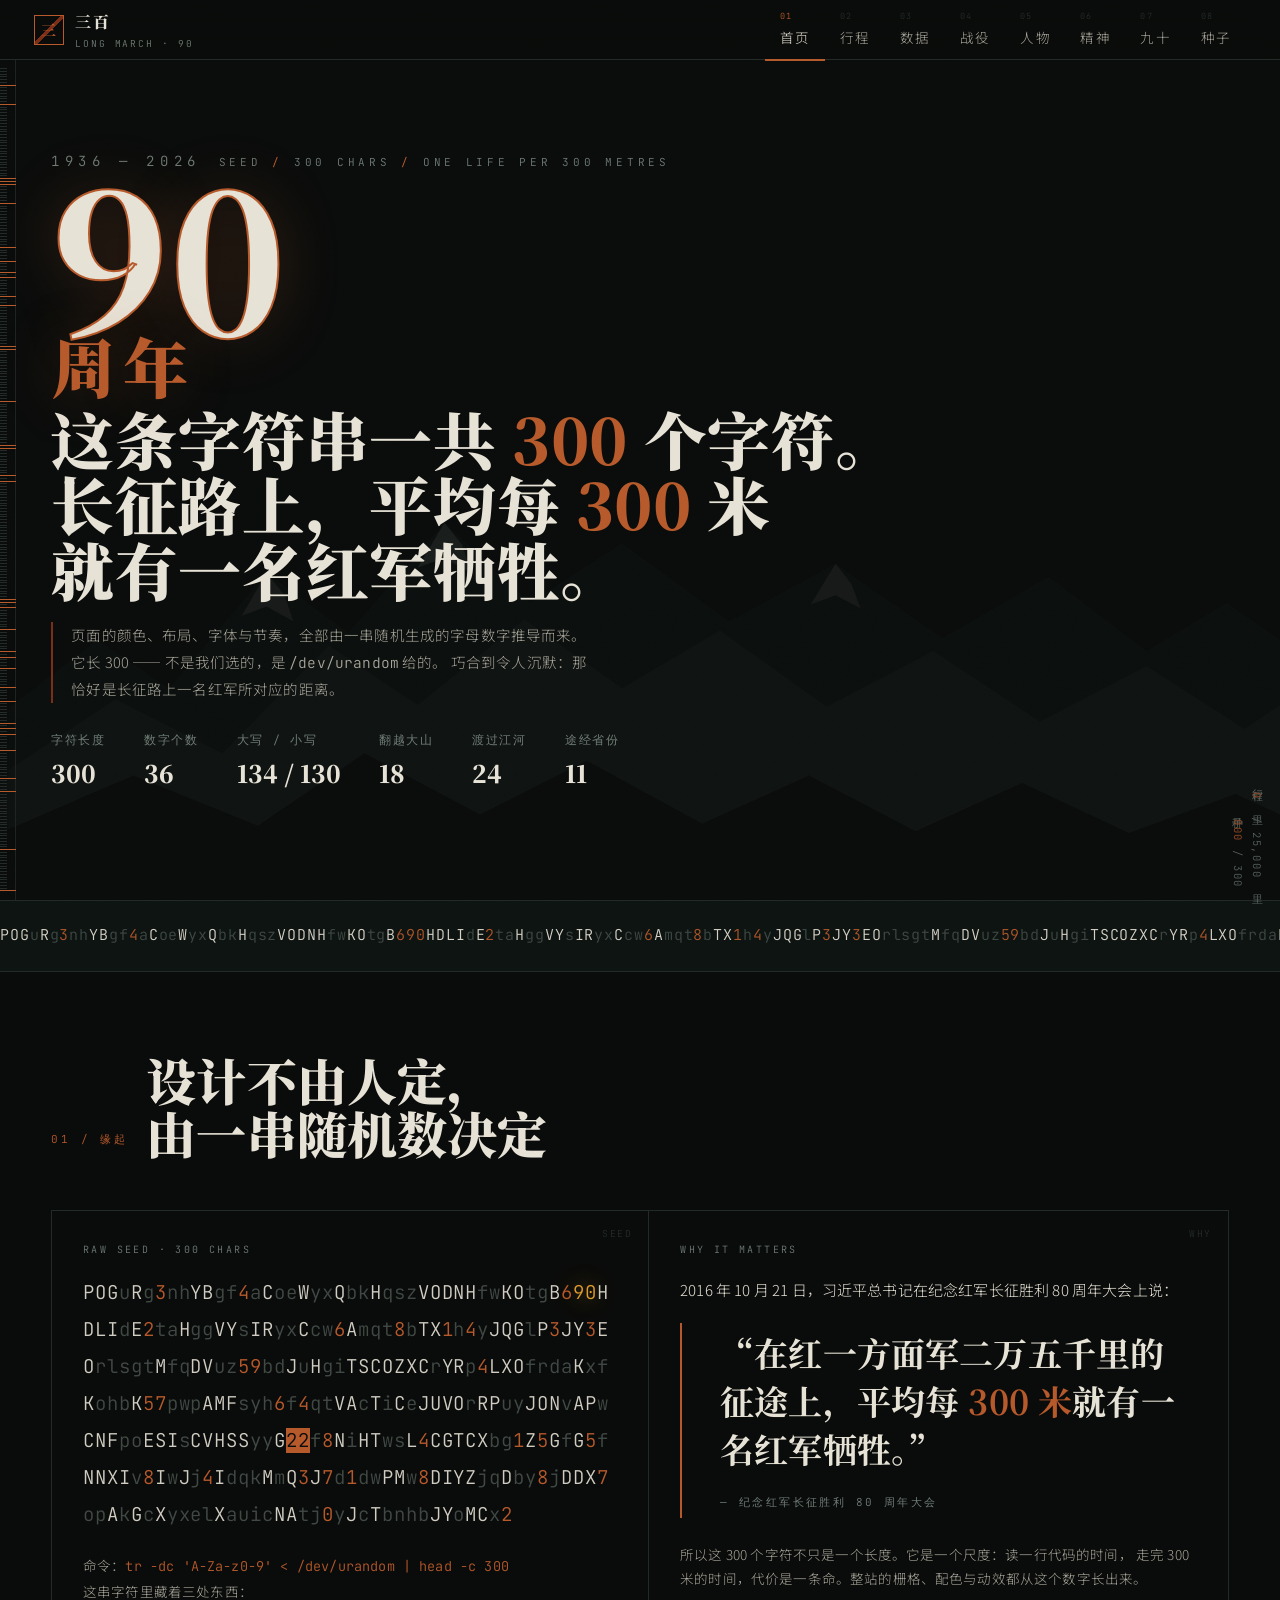
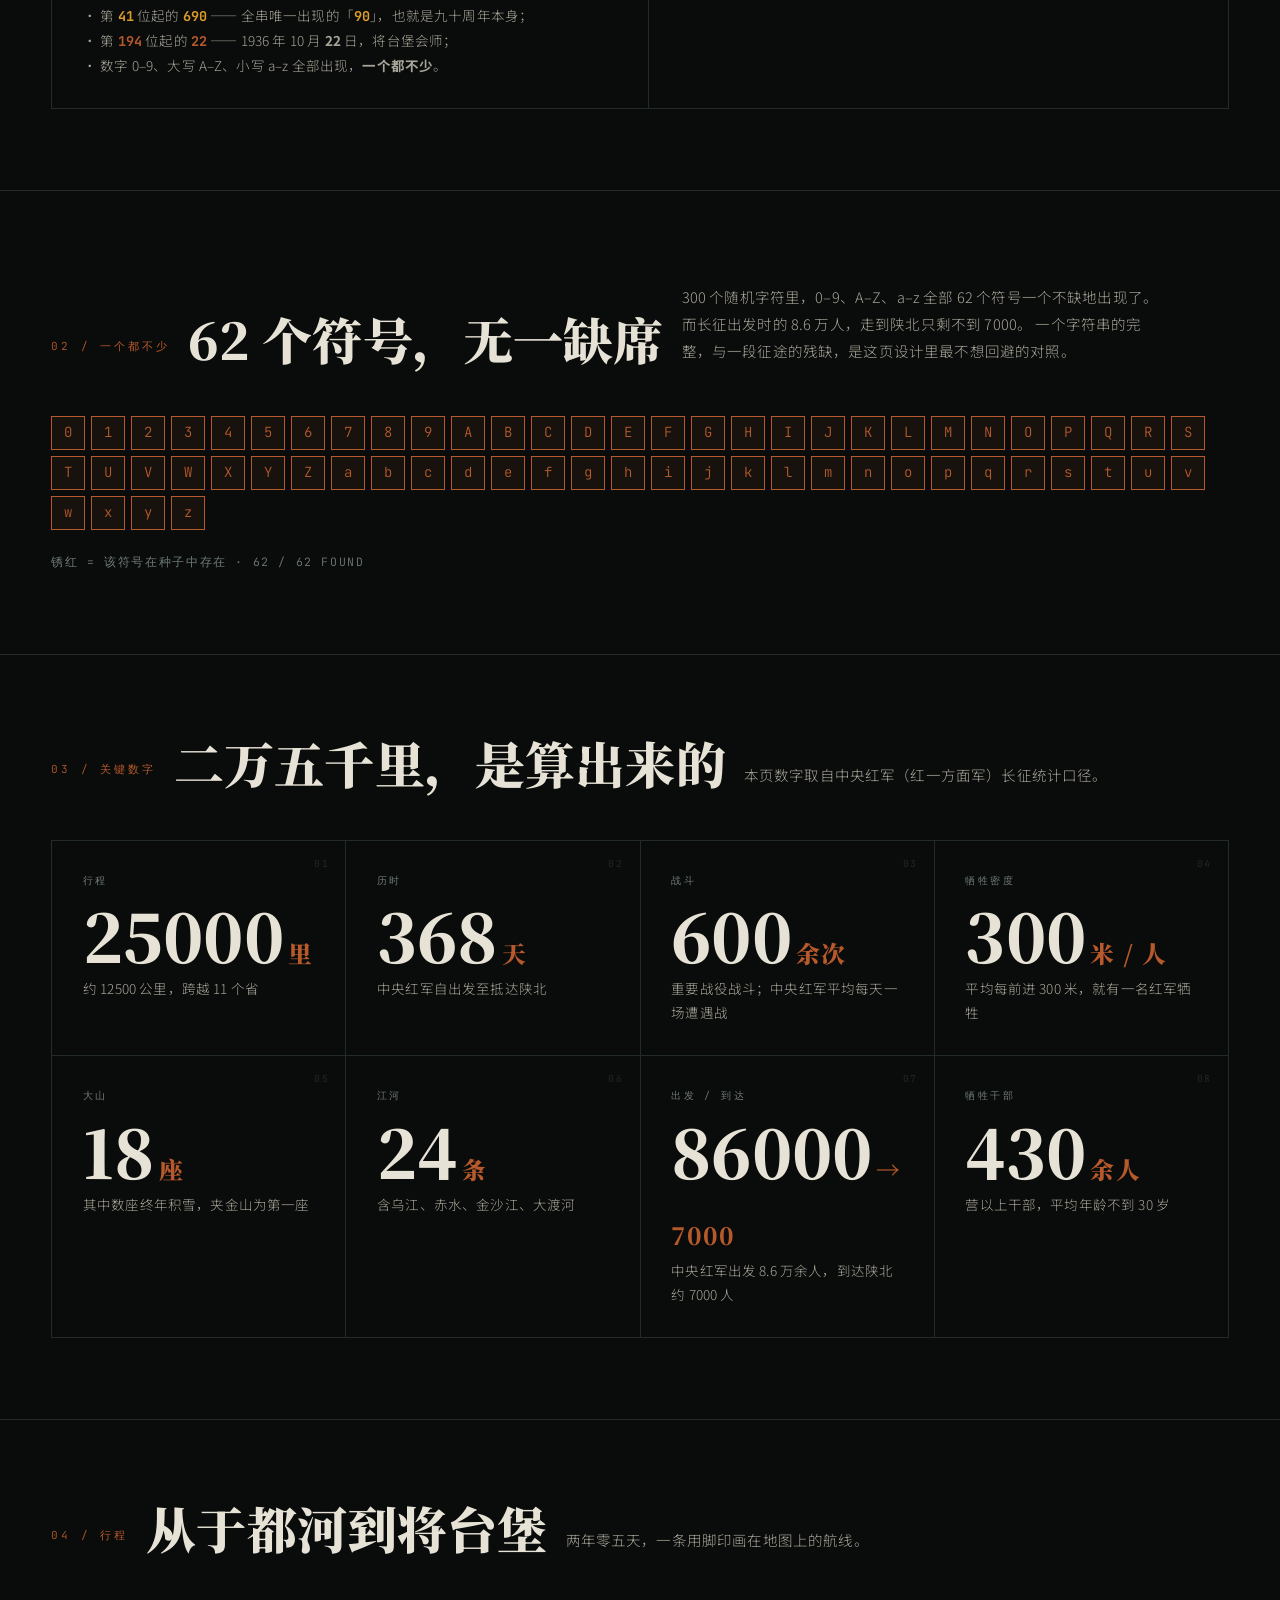
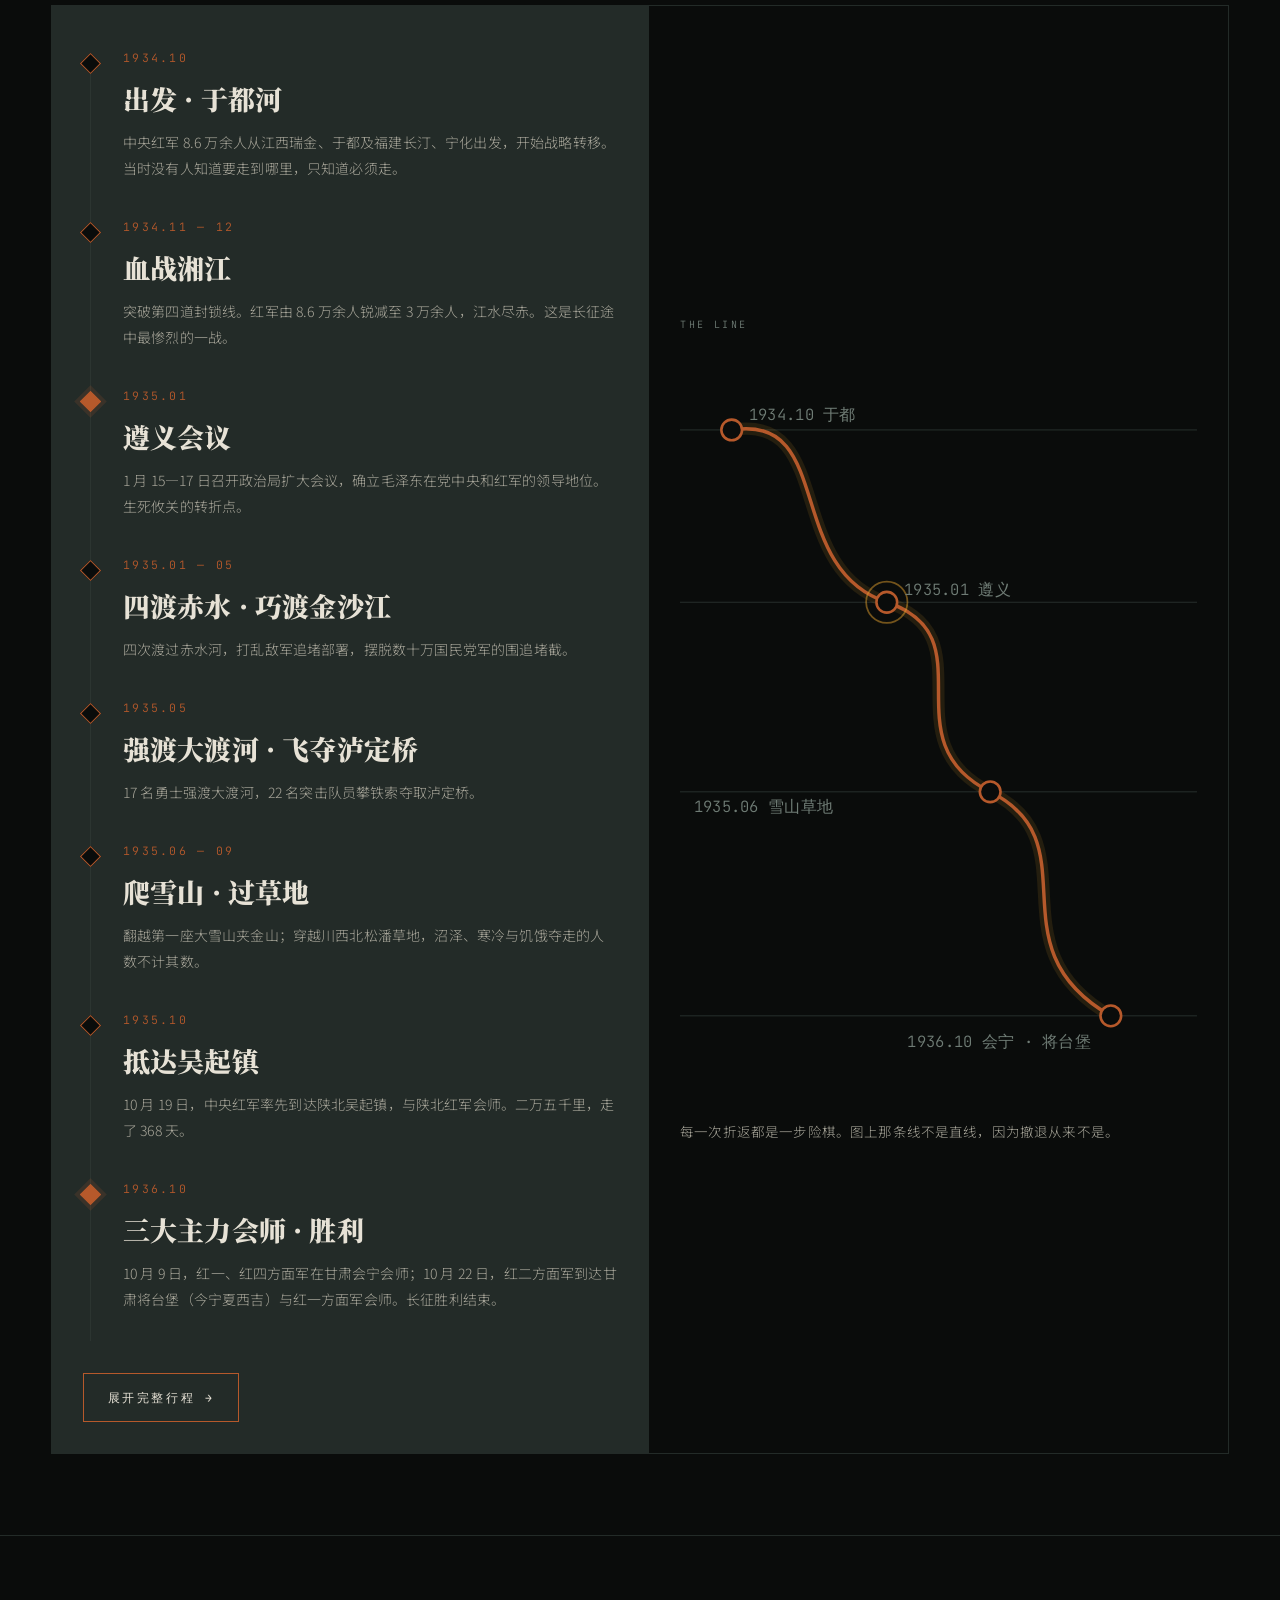
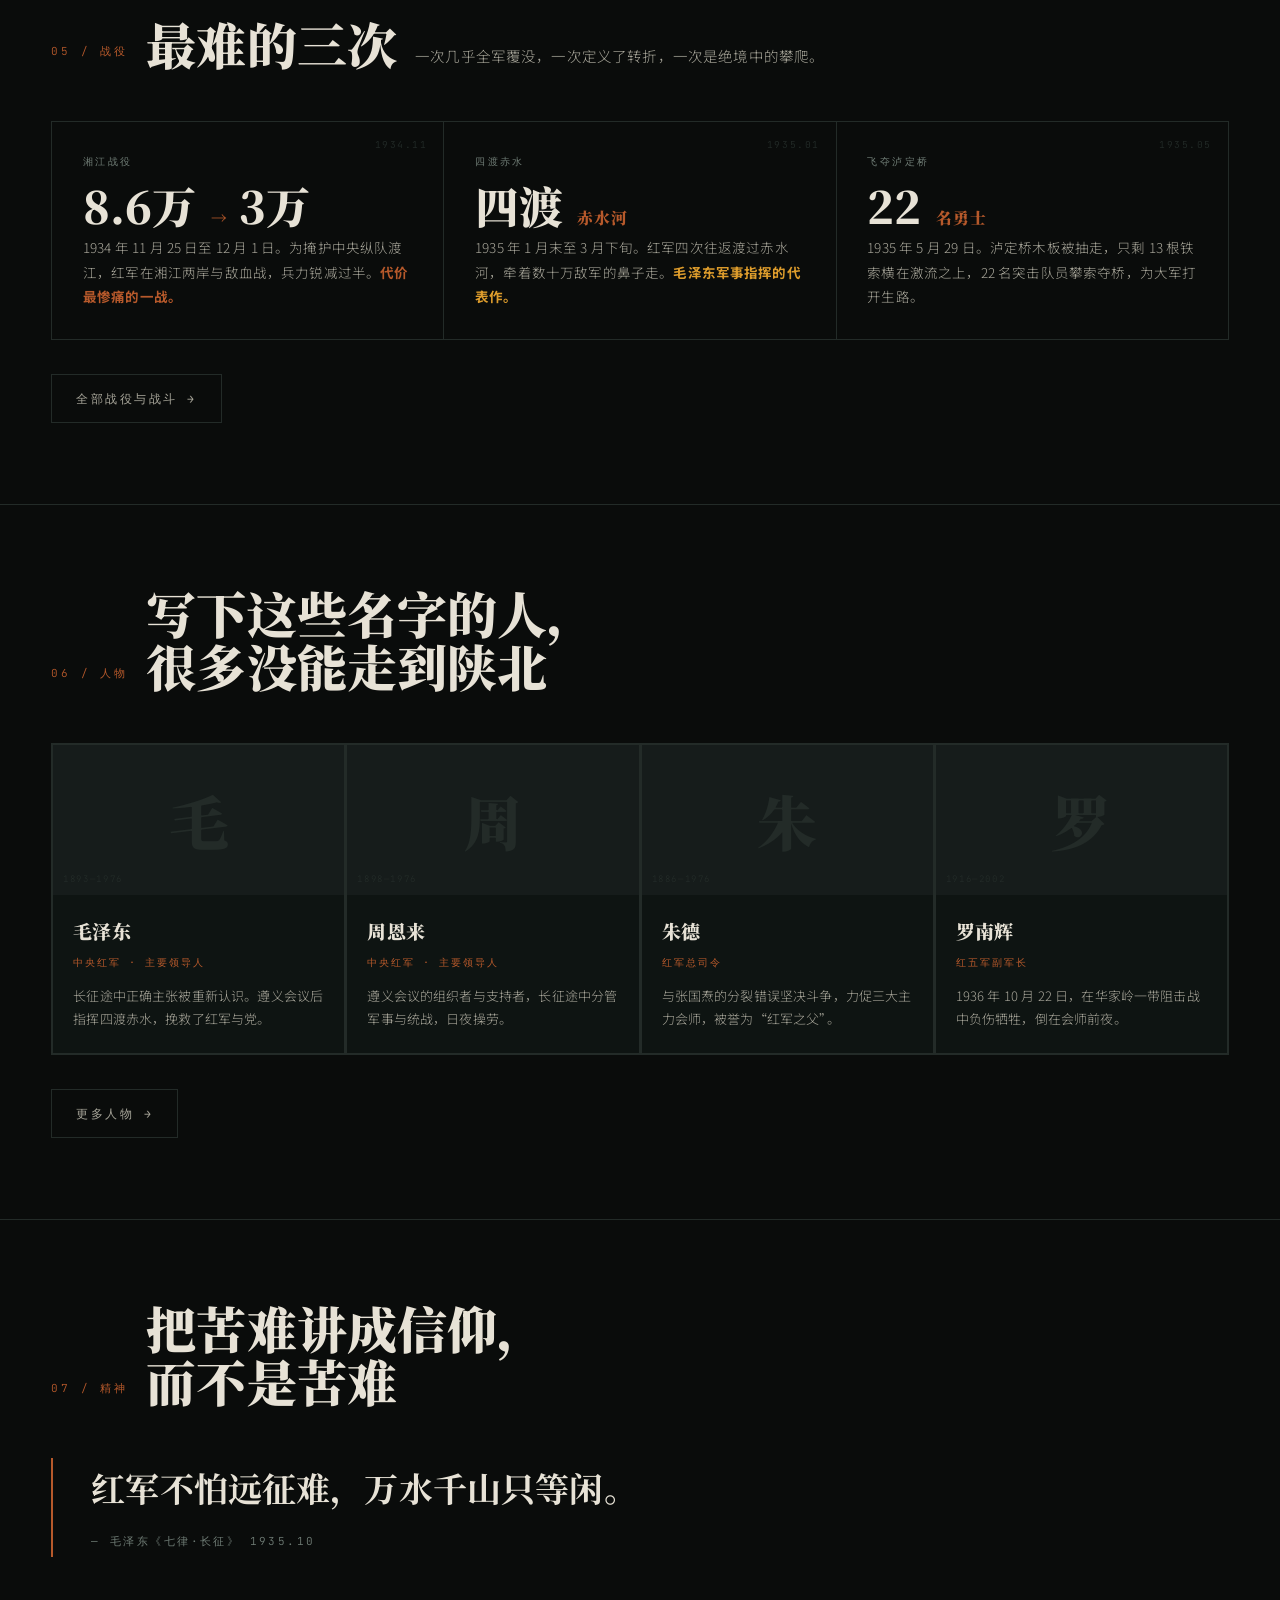
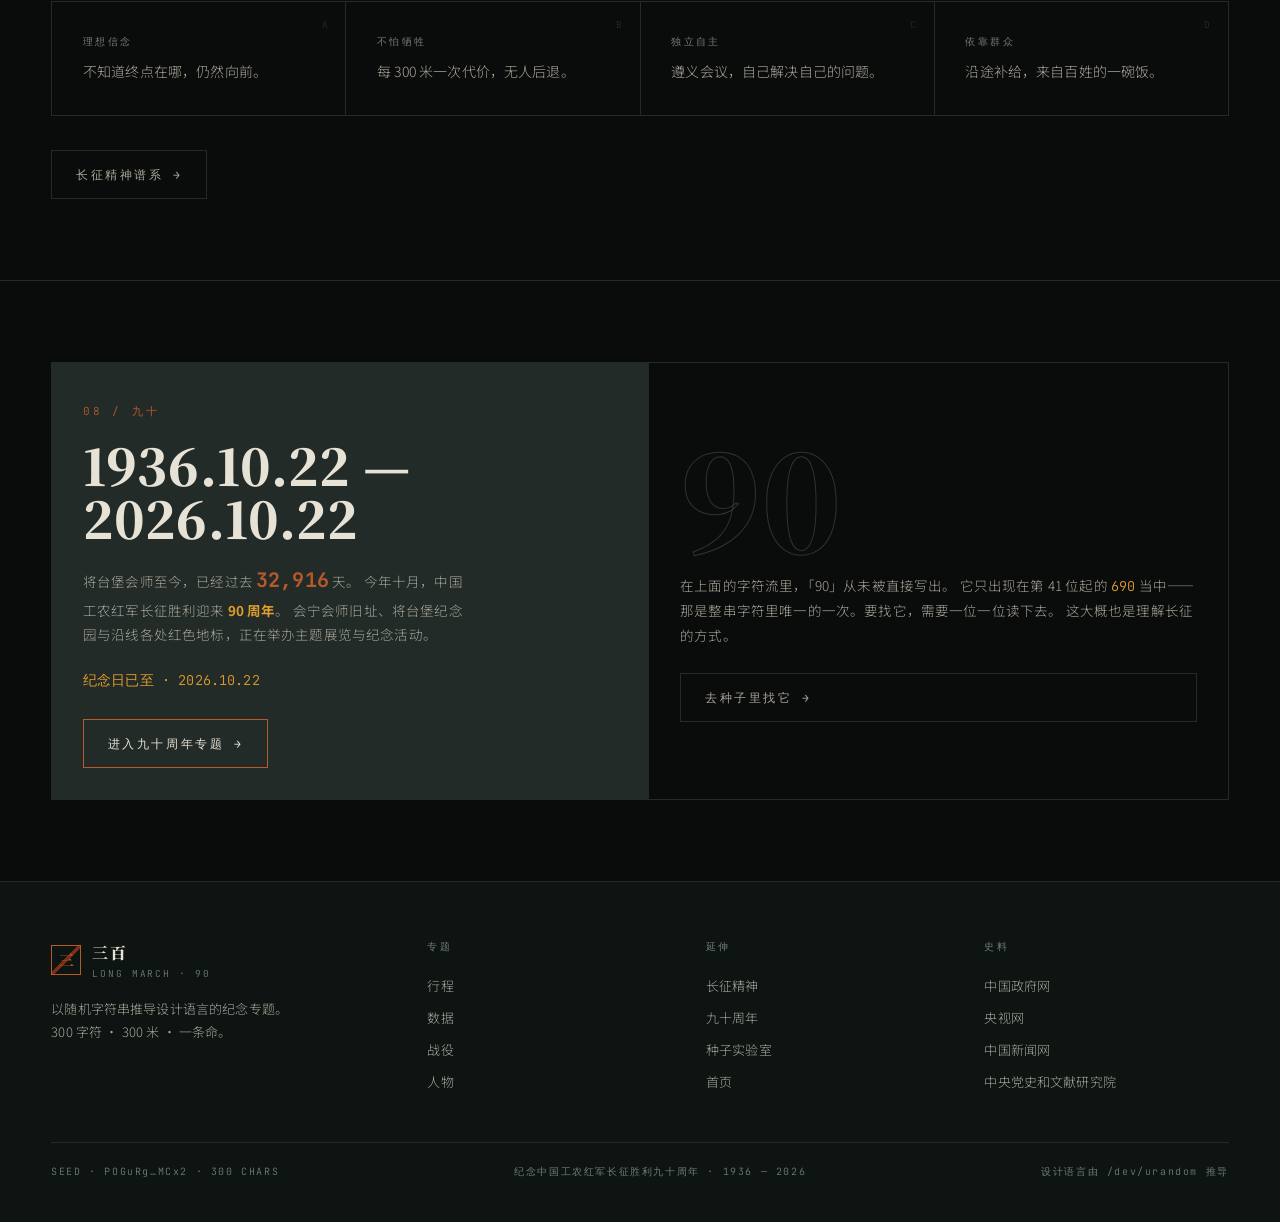
<file: index.html>
<!DOCTYPE html>
<html lang="zh-CN">
<head>
<meta charset="UTF-8">
<meta name="viewport" content="width=device-width,initial-scale=1">
<title>三百 · 纪念中国工农红军长征胜利九十周年</title>
<meta name="description" content="《三百》— 以随机字符串推导设计语言，纪念中国工农红军长征胜利90周年。字符串长300，而长征途中平均每300米，就有一名红军牺牲。">
<link rel="preconnect" href="https://fonts.googleapis.com">
<link rel="preconnect" href="https://fonts.gstatic.com" crossorigin>
<link href="https://fonts.googleapis.com/css2?family=Noto+Serif+SC:wght@400;700;900&family=Noto+Sans+SC:wght@300;400;500&family=JetBrains+Mono:wght@300;400;600&display=swap" rel="stylesheet">
<link rel="stylesheet" href="assets/css/site.css">
</head>
<body>

<div class="march-bar"></div>
<div class="march-readout"></div>
<div class="tick-rail" data-tick-rail aria-hidden="true"></div>

<!-- ============================ 导航：8 栏 ============================ -->
<header class="topbar">
  <a class="brand" href="index.html">
    <span class="brand-mark">三</span>
    <span>
      <span class="brand-txt">三百</span>
      <span class="brand-sub">LONG MARCH · 90</span>
    </span>
  </a>
  <button class="nav-toggle" aria-label="展开导航">MENU</button>
  <nav class="nav">
    <a href="index.html"><i>01</i>首页</a>
    <a href="march.html"><i>02</i>行程</a>
    <a href="numbers.html"><i>03</i>数据</a>
    <a href="battles.html"><i>04</i>战役</a>
    <a href="figures.html"><i>05</i>人物</a>
    <a href="spirit.html"><i>06</i>精神</a>
    <a href="ninety.html"><i>07</i>九十</a>
    <a href="seed.html"><i>08</i>种子</a>
  </nav>
</header>

<!-- ============================ 首屏 ============================ -->
<section class="hero">
  <div class="hero-ridges" aria-hidden="true">
    <svg viewBox="0 0 1440 620" preserveAspectRatio="none">
      <path d="M0,420 L110,340 L190,392 L300,268 L392,332 L500,214 L596,300 L700,236 L820,320 L940,258 L1060,338 L1180,272 L1290,352 L1380,300 L1440,340 L1440,620 L0,620 Z" fill="#0E1412" opacity=".95"/>
      <path d="M0,486 L130,404 L250,462 L370,346 L470,410 L590,318 L700,392 L810,330 L930,412 L1050,352 L1170,428 L1290,368 L1400,436 L1440,410 L1440,620 L0,620 Z" fill="#161C1B" opacity=".92"/>
      <path d="M0,548 L150,486 L290,540 L410,462 L540,528 L660,470 L790,538 L910,486 L1030,546 L1150,494 L1270,548 L1390,506 L1440,528 L1440,620 L0,620 Z" fill="#0A0C0B"/>
      <path d="M500,214 L470,262 L500,252 L530,268 L520,238 Z" fill="#E7E2D6" opacity=".13"/>
      <path d="M300,268 L272,314 L300,304 L330,320 L320,292 Z" fill="#E7E2D6" opacity=".11"/>
      <path d="M940,258 L912,302 L940,292 L968,306 L958,280 Z" fill="#E7E2D6" opacity=".1"/>
    </svg>
  </div>

  <div class="wrap">
    <div class="hero-line">
      <span class="hero-year">1936 — 2026</span>
      <span class="eyebrow">SEED <b>/</b> 300 CHARS <b>/</b> ONE LIFE PER 300 METRES</span>
    </div>

    <div class="ninety">90<em>周年</em></div>

    <h1 class="hero-h">
      这条字符串一共 <s>300</s> 个字符。<br>
      长征路上，平均每 <s>300</s> 米<br>
      就有一名红军牺牲。
    </h1>

    <p class="hero-lede">
      页面的颜色、布局、字体与节奏，全部由一串随机生成的字母数字推导而来。
      它长 300 —— 不是我们选的，是 <span class="mono">/dev/urandom</span> 给的。
      巧合到令人沉默：那恰好是长征路上一名红军所对应的距离。
    </p>

    <div class="hero-meta">
      <div>字符长度 <b>300</b></div>
      <div>数字个数 <b>36</b></div>
      <div>大写 / 小写 <b>134 / 130</b></div>
      <div>翻越大山 <b>18</b></div>
      <div>渡过江河 <b>24</b></div>
      <div>途经省份 <b>11</b></div>
    </div>
  </div>
</section>

<!-- ============================ 字符走带 ============================ -->
<div class="rail-band">
  <div class="rail-strip" data-rail-strip="3" aria-hidden="true"></div>
</div>

<!-- ============================ 01 缘起 ============================ -->
<section class="pad" id="about">
  <div class="wrap">
    <div class="sec-head rv">
      <span class="sec-no">01 / 缘起</span>
      <h2 class="sec-t">设计不由人定，<br>由一串随机数决定</h2>
    </div>

    <div class="grid g-ul rv">
      <div class="cell" data-i="SEED">
        <div class="cell-k">RAW SEED · 300 CHARS</div>
        <div class="seed-stream mono" data-seed-stream style="margin-top:14px"></div>
        <p class="cell-d" style="margin-top:20px">
          命令：<span class="mono" style="color:var(--blood)">tr -dc 'A-Za-z0-9' &lt; /dev/urandom | head -c 300</span><br>
          这串字符里藏着三处东西：<br>
          · 第 <b class="mono" style="color:var(--ember)">41</b> 位起的 <b class="mono" style="color:var(--ember)">690</b> —— 全串唯一出现的「<b class="mono" style="color:var(--ember)">90</b>」，也就是九十周年本身；<br>
          · 第 <b class="mono" style="color:var(--blood)">194</b> 位起的 <b class="mono" style="color:var(--blood)">22</b> —— 1936 年 10 月 <b>22</b> 日，将台堡会师；<br>
          · 数字 0–9、大写 A–Z、小写 a–z 全部出现，<b>一个都不少</b>。
        </p>
      </div>
      <div class="cell" data-i="WHY">
        <div class="cell-k">WHY IT MATTERS</div>
        <p class="cell-d" style="margin-top:16px;font-size:15px;color:var(--bone)">
          2016 年 10 月 21 日，习近平总书记在纪念红军长征胜利 80 周年大会上说：
        </p>
        <blockquote class="quote" style="margin-top:20px">
          <p>“在红一方面军二万五千里的征途上，平均每 <span style="color:var(--blood)">300 米</span>就有一名红军牺牲。”</p>
          <cite>— 纪念红军长征胜利 80 周年大会</cite>
        </blockquote>
        <p class="cell-d" style="margin-top:24px">
          所以这 300 个字符不只是一个长度。它是一个尺度：读一行代码的时间，
          走完 300 米的时间，代价是一条命。整站的栅格、配色与动效都从这个数字长出来。
        </p>
      </div>
    </div>
  </div>
</section>

<hr class="rule">

<!-- ============================ 02 一个都不少 ============================ -->
<section class="pad" id="full">
  <div class="wrap">
    <div class="sec-head rv">
      <span class="sec-no">02 / 一个都不少</span>
      <h2 class="sec-t">62 个符号，无一缺席</h2>
      <p class="sec-d">
        300 个随机字符里，0–9、A–Z、a–z 全部 62 个符号一个不缺地出现了。
        而长征出发时的 8.6 万人，走到陕北只剩不到 7000。
        一个字符串的完整，与一段征途的残缺，是这页设计里最不想回避的对照。
      </p>
    </div>
    <div class="charset rv d1" data-charset></div>
    <p class="cell-d" style="margin-top:22px;font-family:var(--code);font-size:11.5px;letter-spacing:.14em;color:var(--mono)">
      锈红 = 该符号在种子中存在 · 62 / 62 FOUND
    </p>
  </div>
</section>

<hr class="rule">

<!-- ============================ 03 关键数字 ============================ -->
<section class="pad" id="numbers">
  <div class="wrap">
    <div class="sec-head rv">
      <span class="sec-no">03 / 关键数字</span>
      <h2 class="sec-t">二万五千里，是算出来的</h2>
      <p class="sec-d">本页数字取自中央红军（红一方面军）长征统计口径。</p>
    </div>

    <div class="grid g4 rv">
      <div class="cell" data-i="01">
        <div class="cell-k">行程</div>
        <div class="cell-n">25000<u>里</u></div>
        <p class="cell-d">约 12500 公里，跨越 11 个省</p>
      </div>
      <div class="cell" data-i="02">
        <div class="cell-k">历时</div>
        <div class="cell-n">368<u>天</u></div>
        <p class="cell-d">中央红军自出发至抵达陕北</p>
      </div>
      <div class="cell" data-i="03">
        <div class="cell-k">战斗</div>
        <div class="cell-n">600<u>余次</u></div>
        <p class="cell-d">重要战役战斗；中央红军平均每天一场遭遇战</p>
      </div>
      <div class="cell" data-i="04">
        <div class="cell-k">牺牲密度</div>
        <div class="cell-n">300<u>米 / 人</u></div>
        <p class="cell-d">平均每前进 300 米，就有一名红军牺牲</p>
      </div>
      <div class="cell" data-i="05">
        <div class="cell-k">大山</div>
        <div class="cell-n">18<u>座</u></div>
        <p class="cell-d">其中数座终年积雪，夹金山为第一座</p>
      </div>
      <div class="cell" data-i="06">
        <div class="cell-k">江河</div>
        <div class="cell-n">24<u>条</u></div>
        <p class="cell-d">含乌江、赤水、金沙江、大渡河</p>
      </div>
      <div class="cell" data-i="07">
        <div class="cell-k">出发 / 到达</div>
        <div class="cell-n">86000<u>→ 7000</u></div>
        <p class="cell-d">中央红军出发 8.6 万余人，到达陕北约 7000 人</p>
      </div>
      <div class="cell" data-i="08">
        <div class="cell-k">牺牲干部</div>
        <div class="cell-n">430<u>余人</u></div>
        <p class="cell-d">营以上干部，平均年龄不到 30 岁</p>
      </div>
    </div>
  </div>
</section>

<hr class="rule">

<!-- ============================ 04 行程 ============================ -->
<section class="pad" id="march">
  <div class="wrap">
    <div class="sec-head rv">
      <span class="sec-no">04 / 行程</span>
      <h2 class="sec-t">从于都河到将台堡</h2>
      <p class="sec-d">两年零五天，一条用脚印画在地图上的航线。</p>
    </div>

    <div class="grid g-ul">
      <div class="cell rv" style="background:transparent">
        <div class="tl">
          <div class="tl-item"><div class="tl-date">1934.10</div><h3 class="tl-t">出发 · 于都河</h3><p class="tl-d">中央红军 8.6 万余人从江西瑞金、于都及福建长汀、宁化出发，开始战略转移。当时没有人知道要走到哪里，只知道必须走。</p></div>
          <div class="tl-item"><div class="tl-date">1934.11 — 12</div><h3 class="tl-t">血战湘江</h3><p class="tl-d">突破第四道封锁线。红军由 8.6 万余人锐减至 3 万余人，江水尽赤。这是长征途中最惨烈的一战。</p></div>
          <div class="tl-item pivot"><div class="tl-date">1935.01</div><h3 class="tl-t">遵义会议</h3><p class="tl-d">1 月 15—17 日召开政治局扩大会议，确立毛泽东在党中央和红军的领导地位。生死攸关的转折点。</p></div>
          <div class="tl-item"><div class="tl-date">1935.01 — 05</div><h3 class="tl-t">四渡赤水 · 巧渡金沙江</h3><p class="tl-d">四次渡过赤水河，打乱敌军追堵部署，摆脱数十万国民党军的围追堵截。</p></div>
          <div class="tl-item"><div class="tl-date">1935.05</div><h3 class="tl-t">强渡大渡河 · 飞夺泸定桥</h3><p class="tl-d">17 名勇士强渡大渡河，22 名突击队员攀铁索夺取泸定桥。</p></div>
          <div class="tl-item"><div class="tl-date">1935.06 — 09</div><h3 class="tl-t">爬雪山 · 过草地</h3><p class="tl-d">翻越第一座大雪山夹金山；穿越川西北松潘草地，沼泽、寒冷与饥饿夺走的人数不计其数。</p></div>
          <div class="tl-item"><div class="tl-date">1935.10</div><h3 class="tl-t">抵达吴起镇</h3><p class="tl-d">10 月 19 日，中央红军率先到达陕北吴起镇，与陕北红军会师。二万五千里，走了 368 天。</p></div>
          <div class="tl-item pivot"><div class="tl-date">1936.10</div><h3 class="tl-t">三大主力会师 · 胜利</h3><p class="tl-d">10 月 9 日，红一、红四方面军在甘肃会宁会师；10 月 22 日，红二方面军到达甘肃将台堡（今宁夏西吉）与红一方面军会师。长征胜利结束。</p></div>
        </div>
        <a class="btn" href="march.html" style="margin-top:26px">展开完整行程 →</a>
      </div>

      <div class="cell rv d2" style="display:flex;flex-direction:column;justify-content:center;gap:26px">
        <div class="cell-k">THE LINE</div>
        <svg viewBox="0 0 300 420" style="width:100%;height:auto" aria-label="长征路线示意">
          <g stroke="#2C3531" stroke-width=".5">
            <line x1="0" y1="40" x2="300" y2="40"/><line x1="0" y1="140" x2="300" y2="140"/>
            <line x1="0" y1="250" x2="300" y2="250"/><line x1="0" y1="380" x2="300" y2="380"/>
          </g>
          <path d="M30,40 C90,30 60,120 120,140 C180,160 120,220 180,250 C240,280 180,340 250,380"
                fill="none" stroke="#DD9C2C" stroke-width="7" opacity=".12"/>
          <path d="M30,40 C90,30 60,120 120,140 C180,160 120,220 180,250 C240,280 180,340 250,380"
                fill="none" stroke="#B6592B" stroke-width="2"/>
          <circle cx="120" cy="140" r="12" fill="none" stroke="#DD9C2C" stroke-width="1" opacity=".5"/>
          <g fill="#0A0C0B" stroke="#B6592B" stroke-width="1.5">
            <circle cx="30" cy="40" r="6"/><circle cx="120" cy="140" r="6"/>
            <circle cx="180" cy="250" r="6"/><circle cx="250" cy="380" r="6"/>
          </g>
          <g font-family="JetBrains Mono, monospace" font-size="9" fill="#6F7C75">
            <text x="40" y="34">1934.10 于都</text>
            <text x="130" y="136">1935.01 遵义</text>
            <text x="8" y="262">1935.06 雪山草地</text>
            <text x="132" y="398">1936.10 会宁 · 将台堡</text>
          </g>
        </svg>
        <p class="cell-d">每一次折返都是一步险棋。图上那条线不是直线，因为撤退从来不是。</p>
      </div>
    </div>
  </div>
</section>

<hr class="rule">

<!-- ============================ 05 战役 ============================ -->
<section class="pad" id="battles">
  <div class="wrap">
    <div class="sec-head rv">
      <span class="sec-no">05 / 战役</span>
      <h2 class="sec-t">最难的三次</h2>
      <p class="sec-d">一次几乎全军覆没，一次定义了转折，一次是绝境中的攀爬。</p>
    </div>
    <div class="grid g3 rv">
      <div class="cell" data-i="1934.11">
        <div class="cell-k">湘江战役</div>
        <div class="cell-n" style="font-size:clamp(28px,3.6vw,44px)">8.6万 <u>→</u> 3万</div>
        <p class="cell-d">1934 年 11 月 25 日至 12 月 1 日。为掩护中央纵队渡江，红军在湘江两岸与敌血战，兵力锐减过半。<b style="color:var(--blood)">代价最惨痛的一战。</b></p>
      </div>
      <div class="cell" data-i="1935.01">
        <div class="cell-k">四渡赤水</div>
        <div class="cell-n" style="font-size:clamp(28px,3.6vw,44px)">四渡 <u>赤水河</u></div>
        <p class="cell-d">1935 年 1 月末至 3 月下旬。红军四次往返渡过赤水河，牵着数十万敌军的鼻子走。<b style="color:var(--ember)">毛泽东军事指挥的代表作。</b></p>
      </div>
      <div class="cell" data-i="1935.05">
        <div class="cell-k">飞夺泸定桥</div>
        <div class="cell-n" style="font-size:clamp(28px,3.6vw,44px)">22 <u>名勇士</u></div>
        <p class="cell-d">1935 年 5 月 29 日。泸定桥木板被抽走，只剩 13 根铁索横在激流之上，22 名突击队员攀索夺桥，为大军打开生路。</p>
      </div>
    </div>
    <div class="rv d2" style="margin-top:34px">
      <a class="btn ghost" href="battles.html">全部战役与战斗 →</a>
    </div>
  </div>
</section>

<hr class="rule">

<!-- ============================ 06 人物 ============================ -->
<section class="pad" id="figures">
  <div class="wrap">
    <div class="sec-head rv">
      <span class="sec-no">06 / 人物</span>
      <h2 class="sec-t">写下这些名字的人，<br>很多没能走到陕北</h2>
    </div>
    <div class="grid g4 rv">
      <div class="figure">
        <div class="ph" data-code="1893—1976"><b>毛</b></div>
        <div class="bd"><h4>毛泽东</h4><div class="role">中央红军 · 主要领导人</div><p>长征途中正确主张被重新认识。遵义会议后指挥四渡赤水，挽救了红军与党。</p></div>
      </div>
      <div class="figure">
        <div class="ph" data-code="1898—1976"><b>周</b></div>
        <div class="bd"><h4>周恩来</h4><div class="role">中央红军 · 主要领导人</div><p>遵义会议的组织者与支持者，长征途中分管军事与统战，日夜操劳。</p></div>
      </div>
      <div class="figure">
        <div class="ph" data-code="1886—1976"><b>朱</b></div>
        <div class="bd"><h4>朱德</h4><div class="role">红军总司令</div><p>与张国焘的分裂错误坚决斗争，力促三大主力会师，被誉为“红军之父”。</p></div>
      </div>
      <div class="figure">
        <div class="ph" data-code="1916—2002"><b>罗</b></div>
        <div class="bd"><h4>罗南辉</h4><div class="role">红五军副军长</div><p>1936 年 10 月 22 日，在华家岭一带阻击战中负伤牺牲，倒在会师前夜。</p></div>
      </div>
    </div>
    <div class="rv d2" style="margin-top:34px">
      <a class="btn ghost" href="figures.html">更多人物 →</a>
    </div>
  </div>
</section>

<hr class="rule">

<!-- ============================ 07 精神 ============================ -->
<section class="pad" id="spirit">
  <div class="wrap">
    <div class="sec-head rv">
      <span class="sec-no">07 / 精神</span>
      <h2 class="sec-t">把苦难讲成信仰，<br>而不是苦难</h2>
    </div>
    <div class="rv">
      <blockquote class="quote">
        <p>红军不怕远征难，万水千山只等闲。</p>
        <cite>— 毛泽东《七律·长征》 1935.10</cite>
      </blockquote>
    </div>
    <div class="grid g4 rv d2" style="margin-top:44px">
      <div class="cell" data-i="A"><div class="cell-k">理想信念</div><p class="cell-d" style="font-size:14px">不知道终点在哪，仍然向前。</p></div>
      <div class="cell" data-i="B"><div class="cell-k">不怕牺牲</div><p class="cell-d" style="font-size:14px">每 300 米一次代价，无人后退。</p></div>
      <div class="cell" data-i="C"><div class="cell-k">独立自主</div><p class="cell-d" style="font-size:14px">遵义会议，自己解决自己的问题。</p></div>
      <div class="cell" data-i="D"><div class="cell-k">依靠群众</div><p class="cell-d" style="font-size:14px">沿途补给，来自百姓的一碗饭。</p></div>
    </div>
    <div class="rv d3" style="margin-top:34px">
      <a class="btn ghost" href="spirit.html">长征精神谱系 →</a>
    </div>
  </div>
</section>

<hr class="rule">

<!-- ============================ 08 九十周年 ============================ -->
<section class="pad" id="ninety">
  <div class="wrap">
    <div class="grid g-ul">
      <div class="cell rv" style="background:transparent" data-anniv>
        <span class="sec-no">08 / 九十</span>
        <h2 class="sec-t" style="margin-top:14px">1936.10.22 — 2026.10.22</h2>
        <p class="cell-d" style="max-width:56ch;margin-top:18px">
          将台堡会师至今，已经过去
          <b class="mono" style="color:var(--blood);font-size:20px" data-anniv-days>—</b> 天。
          今年十月，中国工农红军长征胜利迎来 <b style="color:var(--ember)">90 周年</b>。
          会宁会师旧址、将台堡纪念园与沿线各处红色地标，正在举办主题展览与纪念活动。
        </p>
        <p class="cell-d mono" style="margin-top:22px;color:var(--ember)" data-anniv-togo>—</p>
        <a class="btn" href="ninety.html" style="margin-top:26px">进入九十周年专题 →</a>
      </div>
      <div class="cell rv d2" style="display:flex;flex-direction:column;justify-content:center">
        <div class="outline" style="font-size:clamp(58px,11vw,132px);line-height:.86">90</div>
        <p class="cell-d" style="margin-top:20px">
          在上面的字符流里，「90」从未被直接写出。
          它只出现在第 41 位起的 <span class="mono" style="color:var(--ember)">690</span> 当中——
          那是整串字符里唯一的一次。要找它，需要一位一位读下去。
          这大概也是理解长征的方式。
        </p>
        <a class="btn ghost" href="seed.html" style="margin-top:26px">去种子里找它 →</a>
      </div>
    </div>
  </div>
</section>

<!-- ============================ 页脚 ============================ -->
<footer class="foot">
  <div class="wrap">
    <div class="foot-grid">
      <div>
        <div class="brand" style="margin-bottom:14px">
          <span class="brand-mark">三</span>
          <span><span class="brand-txt">三百</span><span class="brand-sub">LONG MARCH · 90</span></span>
        </div>
        <p class="cell-d" style="max-width:34ch;font-size:13px">
          以随机字符串推导设计语言的纪念专题。<br>
          300 字符 · 300 米 · 一条命。
        </p>
      </div>
      <div>
        <h5>专题</h5>
        <a href="march.html">行程</a>
        <a href="numbers.html">数据</a>
        <a href="battles.html">战役</a>
        <a href="figures.html">人物</a>
      </div>
      <div>
        <h5>延伸</h5>
        <a href="spirit.html">长征精神</a>
        <a href="ninety.html">九十周年</a>
        <a href="seed.html">种子实验室</a>
        <a href="index.html">首页</a>
      </div>
      <div>
        <h5>史料</h5>
        <a href="https://www.gov.cn/" target="_blank" rel="noopener">中国政府网</a>
        <a href="https://www.cctv.com/" target="_blank" rel="noopener">央视网</a>
        <a href="https://www.chinanews.com.cn/" target="_blank" rel="noopener">中国新闻网</a>
        <a href="http://www.dswxyjy.org.cn/" target="_blank" rel="noopener">中央党史和文献研究院</a>
      </div>
    </div>
    <div class="foot-bot">
      <span>SEED · POGuRg…MCx2 · 300 CHARS</span>
      <span>纪念中国工农红军长征胜利九十周年 · 1936 — 2026</span>
      <span>设计语言由 /dev/urandom 推导</span>
    </div>
  </div>
</footer>

<script src="assets/js/site.js"></script>
</body>
</html>
</file>
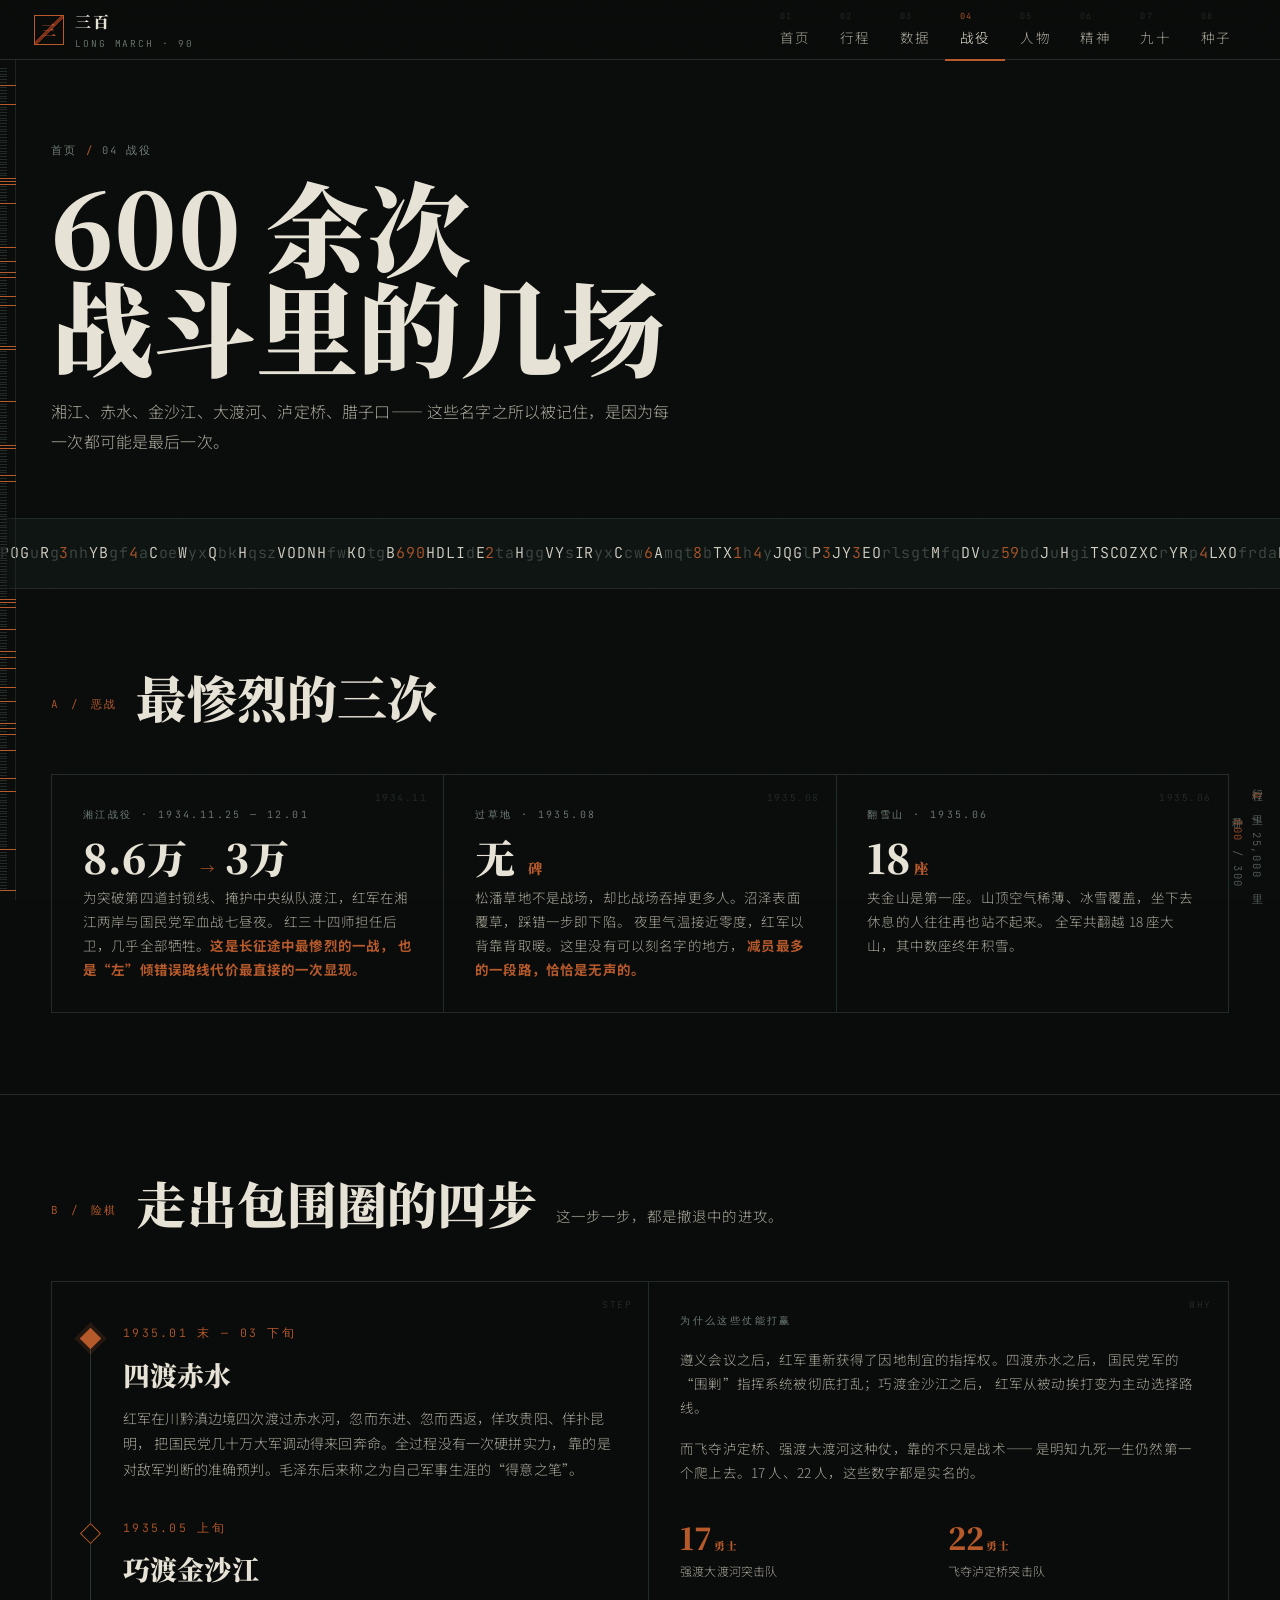
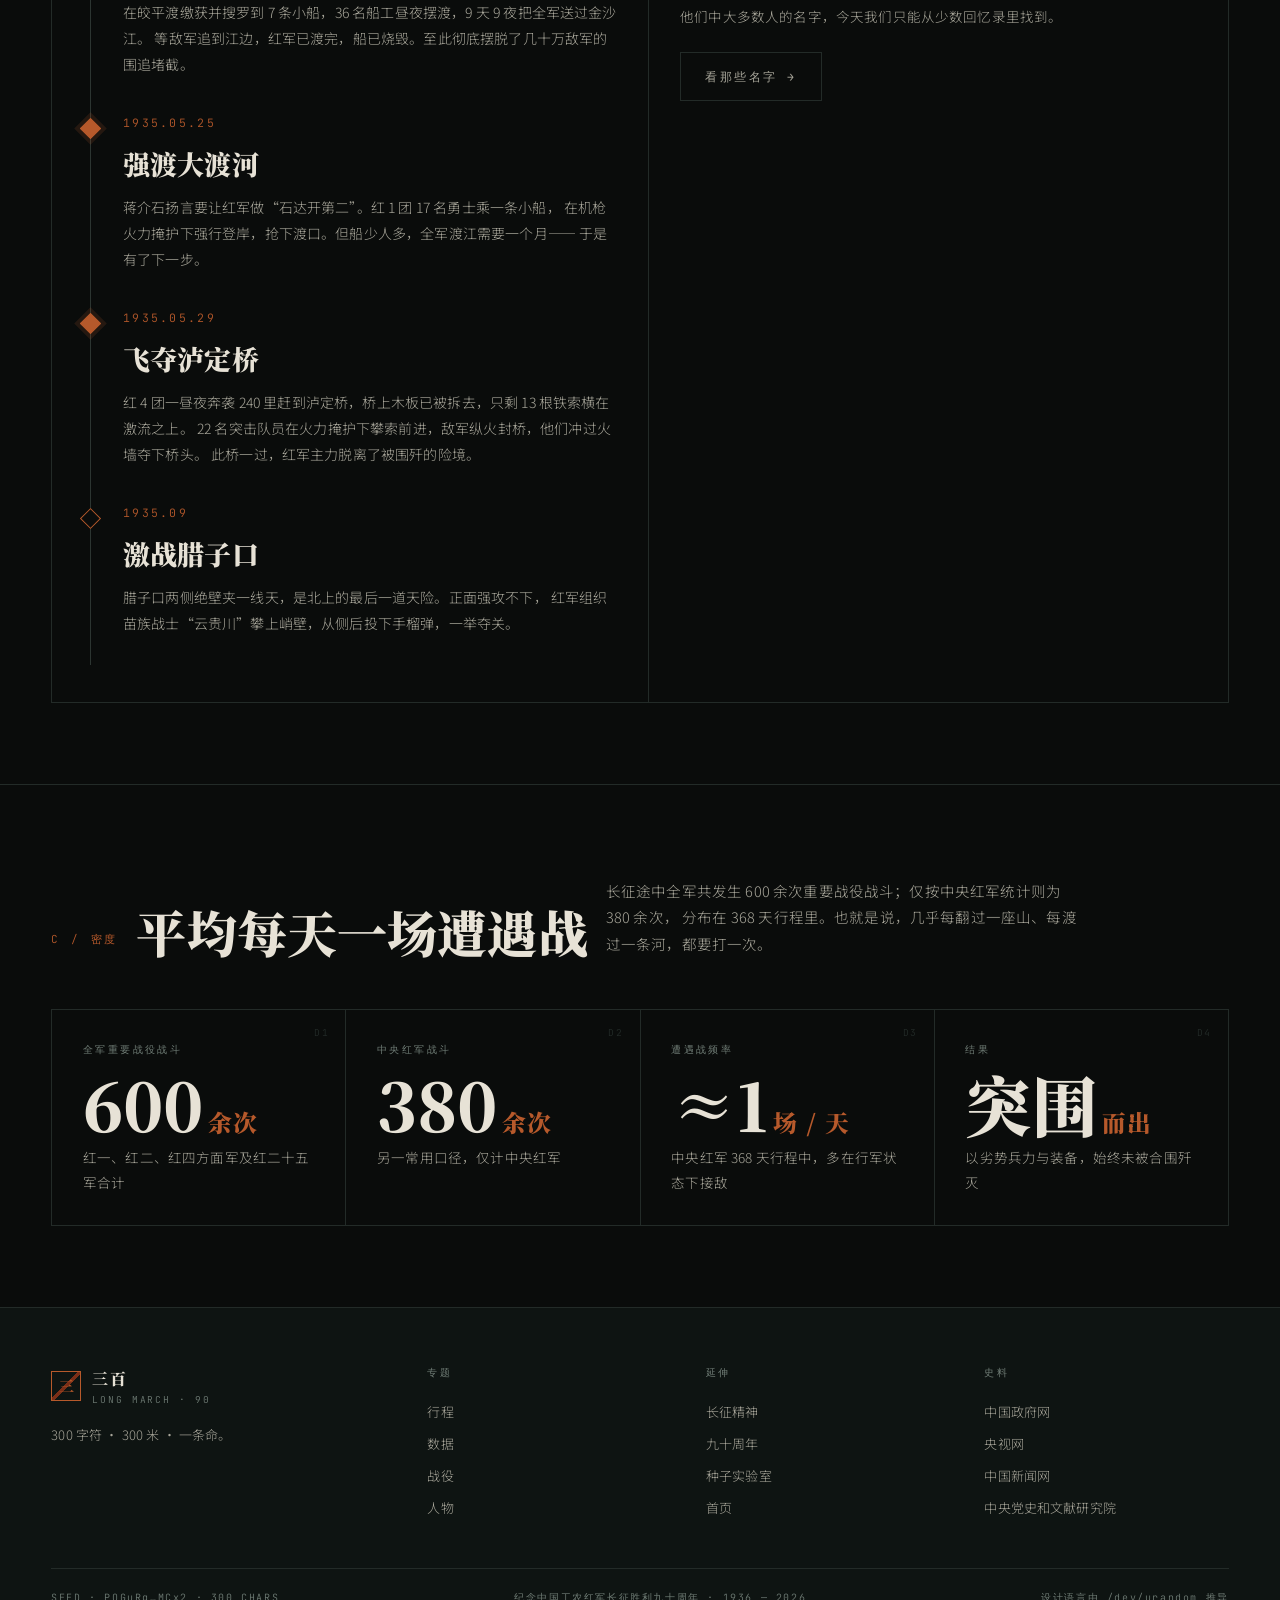
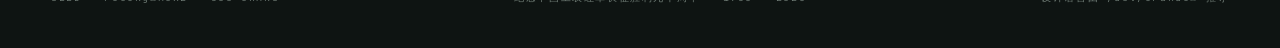
<file: battles.html>
<!DOCTYPE html>
<html lang="zh-CN">
<head>
<meta charset="UTF-8">
<meta name="viewport" content="width=device-width,initial-scale=1">
<title>战役 · 血战湘江、四渡赤水、飞夺泸定桥 — 三百</title>
<meta name="description" content="长征重要战役：湘江战役、四渡赤水、巧渡金沙江、强渡大渡河、飞夺泸定桥、腊子口。600余次战役战斗中的关键节点。">
<link rel="preconnect" href="https://fonts.googleapis.com">
<link rel="preconnect" href="https://fonts.gstatic.com" crossorigin>
<link href="https://fonts.googleapis.com/css2?family=Noto+Serif+SC:wght@400;700;900&family=Noto+Sans+SC:wght@300;400;500&family=JetBrains+Mono:wght@300;400;600&display=swap" rel="stylesheet">
<link rel="stylesheet" href="assets/css/site.css">
</head>
<body>

<div class="march-bar"></div>
<div class="march-readout"></div>
<div class="tick-rail" data-tick-rail aria-hidden="true"></div>

<header class="topbar">
  <a class="brand" href="index.html">
    <span class="brand-mark">三</span>
    <span><span class="brand-txt">三百</span><span class="brand-sub">LONG MARCH · 90</span></span>
  </a>
  <button class="nav-toggle" aria-label="展开导航">MENU</button>
  <nav class="nav">
    <a href="index.html"><i>01</i>首页</a>
    <a href="march.html"><i>02</i>行程</a>
    <a href="numbers.html"><i>03</i>数据</a>
    <a href="battles.html"><i>04</i>战役</a>
    <a href="figures.html"><i>05</i>人物</a>
    <a href="spirit.html"><i>06</i>精神</a>
    <a href="ninety.html"><i>07</i>九十</a>
    <a href="seed.html"><i>08</i>种子</a>
  </nav>
</header>

<section class="phead">
  <div class="wrap">
    <div class="crumb">首页 <b>/</b> 04 战役</div>
    <h1 class="phead-t">600 余次<br>战斗里的几场</h1>
    <p class="phead-d">
      湘江、赤水、金沙江、大渡河、泸定桥、腊子口——
      这些名字之所以被记住，是因为每一次都可能是最后一次。
    </p>
  </div>
</section>

<div class="rail-band"><div class="rail-strip" data-rail-strip="2" aria-hidden="true"></div></div>

<!-- ============================ 三大恶战 ============================ -->
<section class="pad">
  <div class="wrap">
    <div class="sec-head rv">
      <span class="sec-no">A / 恶战</span>
      <h2 class="sec-t">最惨烈的三次</h2>
    </div>

    <div class="grid g3 rv">
      <div class="cell" data-i="1934.11">
        <div class="cell-k">湘江战役 · 1934.11.25 — 12.01</div>
        <div class="cell-n" style="font-size:clamp(26px,3.2vw,40px)">8.6万 <u>→</u> 3万</div>
        <p class="cell-d">
          为突破第四道封锁线、掩护中央纵队渡江，红军在湘江两岸与国民党军血战七昼夜。
          红三十四师担任后卫，几乎全部牺牲。<b style="color:var(--blood)">这是长征途中最惨烈的一战，
          也是“左”倾错误路线代价最直接的一次显现。</b>
        </p>
      </div>
      <div class="cell" data-i="1935.08">
        <div class="cell-k">过草地 · 1935.08</div>
        <div class="cell-n" style="font-size:clamp(26px,3.2vw,40px)">无 <u>碑</u></div>
        <p class="cell-d">
          松潘草地不是战场，却比战场吞掉更多人。沼泽表面覆草，踩错一步即下陷。
          夜里气温接近零度，红军以背靠背取暖。这里没有可以刻名字的地方，
          <b style="color:var(--blood)">减员最多的一段路，恰恰是无声的。</b>
        </p>
      </div>
      <div class="cell" data-i="1935.06">
        <div class="cell-k">翻雪山 · 1935.06</div>
        <div class="cell-n" style="font-size:clamp(26px,3.2vw,40px)">18<u>座</u></div>
        <p class="cell-d">
          夹金山是第一座。山顶空气稀薄、冰雪覆盖，坐下去休息的人往往再也站不起来。
          全军共翻越 18 座大山，其中数座终年积雪。
        </p>
      </div>
    </div>
  </div>
</section>

<hr class="rule">

<!-- ============================ 战术名局 ============================ -->
<section class="pad">
  <div class="wrap">
    <div class="sec-head rv">
      <span class="sec-no">B / 险棋</span>
      <h2 class="sec-t">走出包围圈的四步</h2>
      <p class="sec-d">这一步一步，都是撤退中的进攻。</p>
    </div>

    <div class="grid g-ul rv">
      <div class="cell" data-i="STEP">
        <div class="tl">
          <div class="tl-item pivot">
            <div class="tl-date">1935.01 末 — 03 下旬</div>
            <h3 class="tl-t">四渡赤水</h3>
            <p class="tl-d">
              红军在川黔滇边境四次渡过赤水河，忽而东进、忽而西返，佯攻贵阳、佯扑昆明，
              把国民党几十万大军调动得来回奔命。全过程没有一次硬拼实力，
              靠的是对敌军判断的准确预判。毛泽东后来称之为自己军事生涯的“得意之笔”。
            </p>
          </div>
          <div class="tl-item">
            <div class="tl-date">1935.05 上旬</div>
            <h3 class="tl-t">巧渡金沙江</h3>
            <p class="tl-d">
              在皎平渡缴获并搜罗到 7 条小船，36 名船工昼夜摆渡，9 天 9 夜把全军送过金沙江。
              等敌军追到江边，红军已渡完，船已烧毁。至此彻底摆脱了几十万敌军的围追堵截。
            </p>
          </div>
          <div class="tl-item pivot">
            <div class="tl-date">1935.05.25</div>
            <h3 class="tl-t">强渡大渡河</h3>
            <p class="tl-d">
              蒋介石扬言要让红军做“石达开第二”。红 1 团 17 名勇士乘一条小船，
              在机枪火力掩护下强行登岸，抢下渡口。但船少人多，全军渡江需要一个月——
              于是有了下一步。
            </p>
          </div>
          <div class="tl-item pivot">
            <div class="tl-date">1935.05.29</div>
            <h3 class="tl-t">飞夺泸定桥</h3>
            <p class="tl-d">
              红 4 团一昼夜奔袭 240 里赶到泸定桥，桥上木板已被拆去，只剩 13 根铁索横在激流之上。
              22 名突击队员在火力掩护下攀索前进，敌军纵火封桥，他们冲过火墙夺下桥头。
              此桥一过，红军主力脱离了被围歼的险境。
            </p>
          </div>
          <div class="tl-item">
            <div class="tl-date">1935.09</div>
            <h3 class="tl-t">激战腊子口</h3>
            <p class="tl-d">
              腊子口两侧绝壁夹一线天，是北上的最后一道天险。正面强攻不下，
              红军组织苗族战士“云贵川”攀上峭壁，从侧后投下手榴弹，一举夺关。
            </p>
          </div>
        </div>
      </div>

      <div class="cell" data-i="WHY">
        <div class="cell-k">为什么这些仗能打赢</div>
        <p class="cell-d" style="margin-top:16px">
          遵义会议之后，红军重新获得了因地制宜的指挥权。四渡赤水之后，
          国民党军的“围剿”指挥系统被彻底打乱；巧渡金沙江之后，
          红军从被动挨打变为主动选择路线。
        </p>
        <p class="cell-d" style="margin-top:16px">
          而飞夺泸定桥、强渡大渡河这种仗，靠的不只是战术——
          是明知九死一生仍然第一个爬上去。17 人、22 人，这些数字都是实名的。
        </p>
        <div class="grid g2" style="margin-top:26px;gap:18px;background:transparent;border:0">
          <div><div class="cell-n" style="font-size:30px;color:var(--blood)">17<u>勇士</u></div><p class="cell-d" style="font-size:12px">强渡大渡河突击队</p></div>
          <div><div class="cell-n" style="font-size:30px;color:var(--blood)">22<u>勇士</u></div><p class="cell-d" style="font-size:12px">飞夺泸定桥突击队</p></div>
        </div>
        <p class="cell-d" style="margin-top:22px">
          他们中大多数人的名字，今天我们只能从少数回忆录里找到。
        </p>
        <a class="btn ghost" href="figures.html" style="margin-top:24px">看那些名字 →</a>
      </div>
    </div>
  </div>
</section>

<hr class="rule">

<!-- ============================ 每日一战 ============================ -->
<section class="pad">
  <div class="wrap">
    <div class="sec-head rv">
      <span class="sec-no">C / 密度</span>
      <h2 class="sec-t">平均每天一场遭遇战</h2>
      <p class="sec-d">
        长征途中全军共发生 600 余次重要战役战斗；仅按中央红军统计则为 380 余次，
        分布在 368 天行程里。也就是说，几乎每翻过一座山、每渡过一条河，都要打一次。
      </p>
    </div>
    <div class="grid g4 rv">
      <div class="cell" data-i="D1"><div class="cell-k">全军重要战役战斗</div><div class="cell-n">600<u>余次</u></div><p class="cell-d">红一、红二、红四方面军及红二十五军合计</p></div>
      <div class="cell" data-i="D2"><div class="cell-k">中央红军战斗</div><div class="cell-n">380<u>余次</u></div><p class="cell-d">另一常用口径，仅计中央红军</p></div>
      <div class="cell" data-i="D3"><div class="cell-k">遭遇战频率</div><div class="cell-n">≈1<u>场 / 天</u></div><p class="cell-d">中央红军 368 天行程中，多在行军状态下接敌</p></div>
      <div class="cell" data-i="D4"><div class="cell-k">结果</div><div class="cell-n">突围<u>而出</u></div><p class="cell-d">以劣势兵力与装备，始终未被合围歼灭</p></div>
    </div>
  </div>
</section>

<footer class="foot">
  <div class="wrap">
    <div class="foot-grid">
      <div>
        <div class="brand" style="margin-bottom:14px">
          <span class="brand-mark">三</span>
          <span><span class="brand-txt">三百</span><span class="brand-sub">LONG MARCH · 90</span></span>
        </div>
        <p class="cell-d" style="max-width:34ch;font-size:13px">300 字符 · 300 米 · 一条命。</p>
      </div>
      <div><h5>专题</h5><a href="march.html">行程</a><a href="numbers.html">数据</a><a href="battles.html">战役</a><a href="figures.html">人物</a></div>
      <div><h5>延伸</h5><a href="spirit.html">长征精神</a><a href="ninety.html">九十周年</a><a href="seed.html">种子实验室</a><a href="index.html">首页</a></div>
      <div><h5>史料</h5><a href="https://www.gov.cn/" target="_blank" rel="noopener">中国政府网</a><a href="https://www.cctv.com/" target="_blank" rel="noopener">央视网</a><a href="https://www.chinanews.com.cn/" target="_blank" rel="noopener">中国新闻网</a><a href="http://www.dswxyjy.org.cn/" target="_blank" rel="noopener">中央党史和文献研究院</a></div>
    </div>
    <div class="foot-bot">
      <span>SEED · POGuRg…MCx2 · 300 CHARS</span>
      <span>纪念中国工农红军长征胜利九十周年 · 1936 — 2026</span>
      <span>设计语言由 /dev/urandom 推导</span>
    </div>
  </div>
</footer>

<script src="assets/js/site.js"></script>
</body>
</html>
</file>
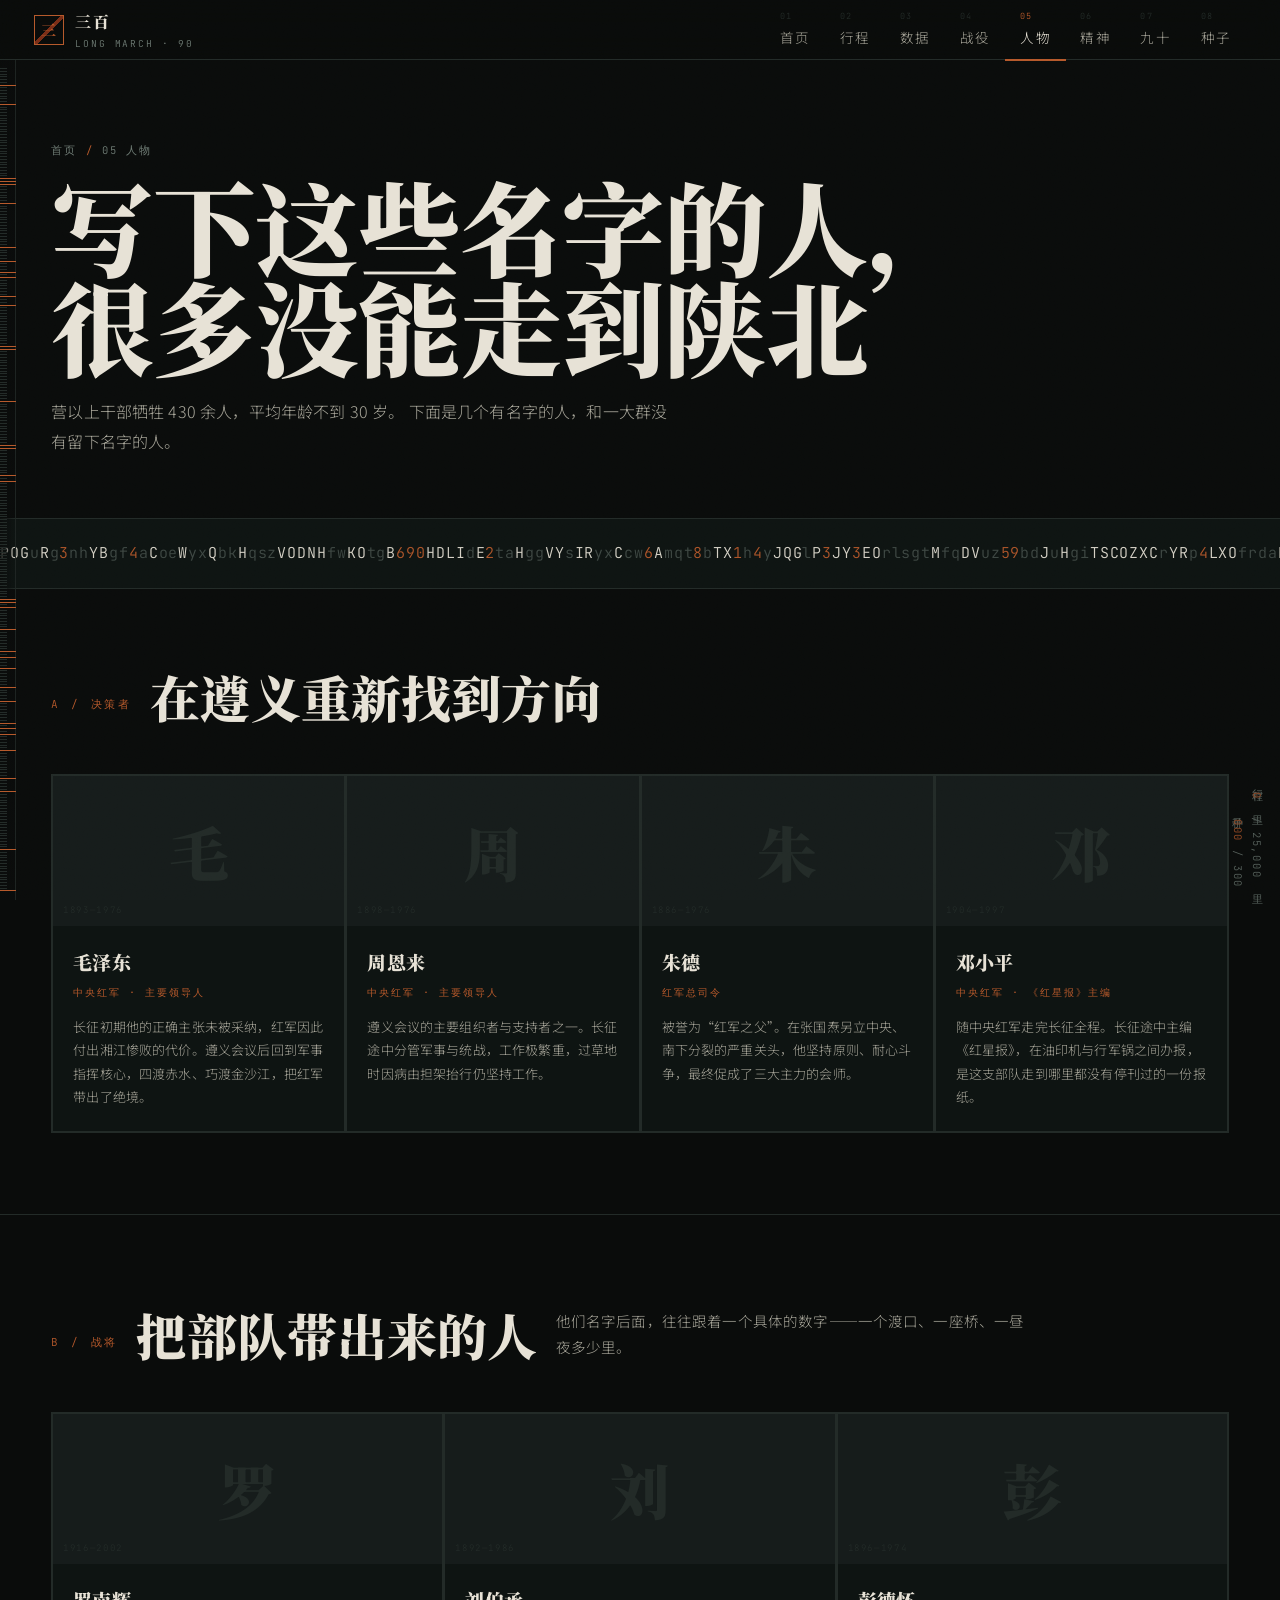
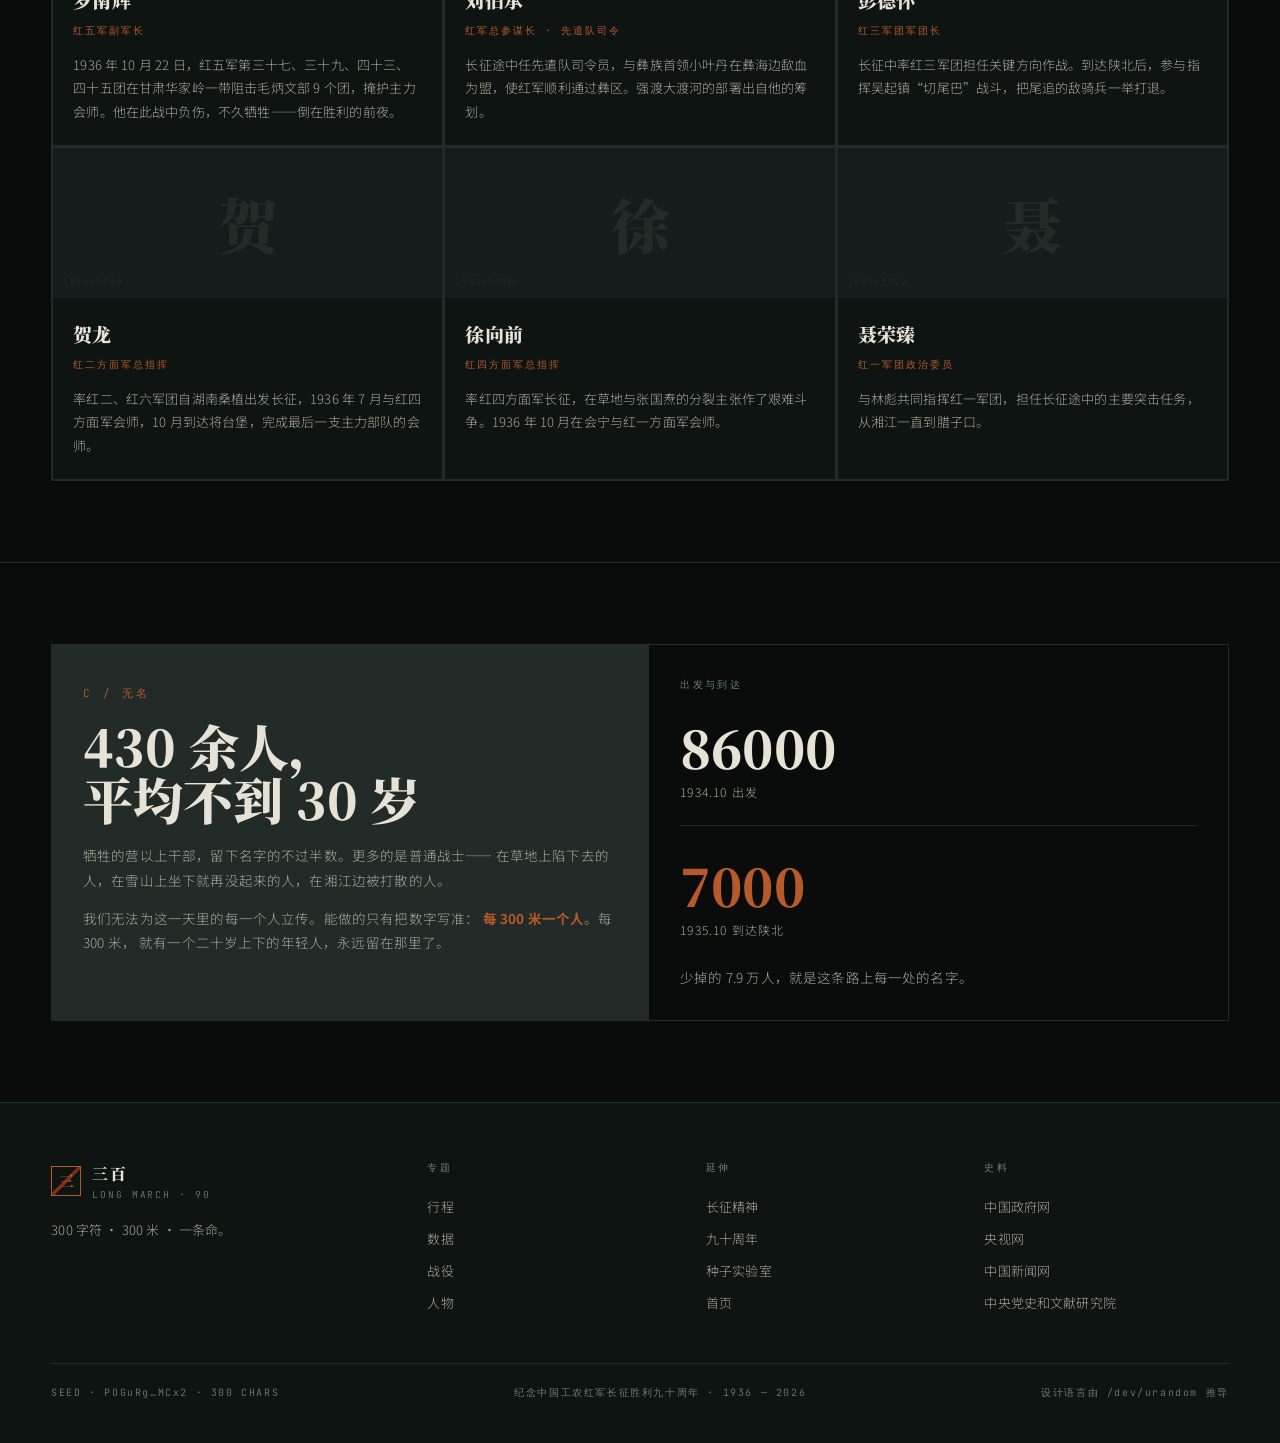
<file: figures.html>
<!DOCTYPE html>
<html lang="zh-CN">
<head>
<meta charset="UTF-8">
<meta name="viewport" content="width=device-width,initial-scale=1">
<title>人物 · 写下这些名字的人 — 三百</title>
<meta name="description" content="长征中的人物：毛泽东、周恩来、朱德、彭德怀、刘伯承、贺龙、徐向前、聂荣臻、罗南辉，以及那些没能走到陕北的无名者。">
<link rel="preconnect" href="https://fonts.googleapis.com">
<link rel="preconnect" href="https://fonts.gstatic.com" crossorigin>
<link href="https://fonts.googleapis.com/css2?family=Noto+Serif+SC:wght@400;700;900&family=Noto+Sans+SC:wght@300;400;500&family=JetBrains+Mono:wght@300;400;600&display=swap" rel="stylesheet">
<link rel="stylesheet" href="assets/css/site.css">
</head>
<body>

<div class="march-bar"></div>
<div class="march-readout"></div>
<div class="tick-rail" data-tick-rail aria-hidden="true"></div>

<header class="topbar">
  <a class="brand" href="index.html">
    <span class="brand-mark">三</span>
    <span><span class="brand-txt">三百</span><span class="brand-sub">LONG MARCH · 90</span></span>
  </a>
  <button class="nav-toggle" aria-label="展开导航">MENU</button>
  <nav class="nav">
    <a href="index.html"><i>01</i>首页</a>
    <a href="march.html"><i>02</i>行程</a>
    <a href="numbers.html"><i>03</i>数据</a>
    <a href="battles.html"><i>04</i>战役</a>
    <a href="figures.html"><i>05</i>人物</a>
    <a href="spirit.html"><i>06</i>精神</a>
    <a href="ninety.html"><i>07</i>九十</a>
    <a href="seed.html"><i>08</i>种子</a>
  </nav>
</header>

<section class="phead">
  <div class="wrap">
    <div class="crumb">首页 <b>/</b> 05 人物</div>
    <h1 class="phead-t">写下这些名字的人，<br>很多没能走到陕北</h1>
    <p class="phead-d">
      营以上干部牺牲 430 余人，平均年龄不到 30 岁。
      下面是几个有名字的人，和一大群没有留下名字的人。
    </p>
  </div>
</section>

<div class="rail-band"><div class="rail-strip" data-rail-strip="2" aria-hidden="true"></div></div>

<section class="pad">
  <div class="wrap">
    <div class="sec-head rv">
      <span class="sec-no">A / 决策者</span>
      <h2 class="sec-t">在遵义重新找到方向</h2>
    </div>
    <div class="grid g4 rv">
      <div class="figure">
        <div class="ph" data-code="1893—1976"><b>毛</b></div>
        <div class="bd"><h4>毛泽东</h4><div class="role">中央红军 · 主要领导人</div>
        <p>长征初期他的正确主张未被采纳，红军因此付出湘江惨败的代价。遵义会议后回到军事指挥核心，四渡赤水、巧渡金沙江，把红军带出了绝境。</p></div>
      </div>
      <div class="figure">
        <div class="ph" data-code="1898—1976"><b>周</b></div>
        <div class="bd"><h4>周恩来</h4><div class="role">中央红军 · 主要领导人</div>
        <p>遵义会议的主要组织者与支持者之一。长征途中分管军事与统战，工作极繁重，过草地时因病由担架抬行仍坚持工作。</p></div>
      </div>
      <div class="figure">
        <div class="ph" data-code="1886—1976"><b>朱</b></div>
        <div class="bd"><h4>朱德</h4><div class="role">红军总司令</div>
        <p>被誉为“红军之父”。在张国焘另立中央、南下分裂的严重关头，他坚持原则、耐心斗争，最终促成了三大主力的会师。</p></div>
      </div>
      <div class="figure">
        <div class="ph" data-code="1904—1997"><b>邓</b></div>
        <div class="bd"><h4>邓小平</h4><div class="role">中央红军 · 《红星报》主编</div>
        <p>随中央红军走完长征全程。长征途中主编《红星报》，在油印机与行军锅之间办报，是这支部队走到哪里都没有停刊过的一份报纸。</p></div>
      </div>
    </div>
  </div>
</section>

<hr class="rule">

<section class="pad">
  <div class="wrap">
    <div class="sec-head rv">
      <span class="sec-no">B / 战将</span>
      <h2 class="sec-t">把部队带出来的人</h2>
      <p class="sec-d">他们名字后面，往往跟着一个具体的数字——一个渡口、一座桥、一昼夜多少里。</p>
    </div>
    <div class="grid g3 rv">
      <div class="figure">
        <div class="ph" data-code="1916—2002"><b>罗</b></div>
        <div class="bd"><h4>罗南辉</h4><div class="role">红五军副军长</div>
        <p>1936 年 10 月 22 日，红五军第三十七、三十九、四十三、四十五团在甘肃华家岭一带阻击毛炳文部 9 个团，掩护主力会师。他在此战中负伤，不久牺牲——倒在胜利的前夜。</p></div>
      </div>
      <div class="figure">
        <div class="ph" data-code="1892—1986"><b>刘</b></div>
        <div class="bd"><h4>刘伯承</h4><div class="role">红军总参谋长 · 先遣队司令</div>
        <p>长征途中任先遣队司令员，与彝族首领小叶丹在彝海边歃血为盟，使红军顺利通过彝区。强渡大渡河的部署出自他的筹划。</p></div>
      </div>
      <div class="figure">
        <div class="ph" data-code="1896—1974"><b>彭</b></div>
        <div class="bd"><h4>彭德怀</h4><div class="role">红三军团军团长</div>
        <p>长征中率红三军团担任关键方向作战。到达陕北后，参与指挥吴起镇“切尾巴”战斗，把尾追的敌骑兵一举打退。</p></div>
      </div>
      <div class="figure">
        <div class="ph" data-code="1896—1969"><b>贺</b></div>
        <div class="bd"><h4>贺龙</h4><div class="role">红二方面军总指挥</div>
        <p>率红二、红六军团自湖南桑植出发长征，1936 年 7 月与红四方面军会师，10 月到达将台堡，完成最后一支主力部队的会师。</p></div>
      </div>
      <div class="figure">
        <div class="ph" data-code="1901—1990"><b>徐</b></div>
        <div class="bd"><h4>徐向前</h4><div class="role">红四方面军总指挥</div>
        <p>率红四方面军长征，在草地与张国焘的分裂主张作了艰难斗争。1936 年 10 月在会宁与红一方面军会师。</p></div>
      </div>
      <div class="figure">
        <div class="ph" data-code="1899—1992"><b>聂</b></div>
        <div class="bd"><h4>聂荣臻</h4><div class="role">红一军团政治委员</div>
        <p>与林彪共同指挥红一军团，担任长征途中的主要突击任务，从湘江一直到腊子口。</p></div>
      </div>
    </div>
  </div>
</section>

<hr class="rule">

<section class="pad">
  <div class="wrap">
    <div class="grid g-ul rv">
      <div class="cell" style="background:transparent">
        <span class="sec-no">C / 无名</span>
        <h2 class="sec-t" style="margin-top:14px">430 余人，<br>平均不到 30 岁</h2>
        <p class="cell-d" style="margin-top:18px">
          牺牲的营以上干部，留下名字的不过半数。更多的是普通战士——
          在草地上陷下去的人，在雪山上坐下就再没起来的人，在湘江边被打散的人。
        </p>
        <p class="cell-d" style="margin-top:14px">
          我们无法为这一天里的每一个人立传。能做的只有把数字写准：
          <b style="color:var(--blood)">每 300 米一个人</b>。每 300 米，
          就有一个二十岁上下的年轻人，永远留在那里了。
        </p>
      </div>
      <div class="cell" style="display:flex;flex-direction:column;justify-content:center" data-anniv>
        <div class="cell-k">出发与到达</div>
        <div style="margin-top:16px">
          <div class="cell-n" style="font-size:clamp(30px,4vw,52px)">86000</div>
          <p class="cell-d" style="font-size:12px;letter-spacing:.1em">1934.10 出发</p>
        </div>
        <div style="margin-top:22px;border-top:1px solid var(--rail);padding-top:22px">
          <div class="cell-n" style="font-size:clamp(30px,4vw,52px);color:var(--blood)">7000</div>
          <p class="cell-d" style="font-size:12px;letter-spacing:.1em">1935.10 到达陕北</p>
        </div>
        <p class="cell-d" style="margin-top:24px">
          少掉的 7.9 万人，就是这条路上每一处的名字。
        </p>
      </div>
    </div>
  </div>
</section>

<footer class="foot">
  <div class="wrap">
    <div class="foot-grid">
      <div>
        <div class="brand" style="margin-bottom:14px">
          <span class="brand-mark">三</span>
          <span><span class="brand-txt">三百</span><span class="brand-sub">LONG MARCH · 90</span></span>
        </div>
        <p class="cell-d" style="max-width:34ch;font-size:13px">300 字符 · 300 米 · 一条命。</p>
      </div>
      <div><h5>专题</h5><a href="march.html">行程</a><a href="numbers.html">数据</a><a href="battles.html">战役</a><a href="figures.html">人物</a></div>
      <div><h5>延伸</h5><a href="spirit.html">长征精神</a><a href="ninety.html">九十周年</a><a href="seed.html">种子实验室</a><a href="index.html">首页</a></div>
      <div><h5>史料</h5><a href="https://www.gov.cn/" target="_blank" rel="noopener">中国政府网</a><a href="https://www.cctv.com/" target="_blank" rel="noopener">央视网</a><a href="https://www.chinanews.com.cn/" target="_blank" rel="noopener">中国新闻网</a><a href="http://www.dswxyjy.org.cn/" target="_blank" rel="noopener">中央党史和文献研究院</a></div>
    </div>
    <div class="foot-bot">
      <span>SEED · POGuRg…MCx2 · 300 CHARS</span>
      <span>纪念中国工农红军长征胜利九十周年 · 1936 — 2026</span>
      <span>设计语言由 /dev/urandom 推导</span>
    </div>
  </div>
</footer>

<script src="assets/js/site.js"></script>
</body>
</html>
</file>
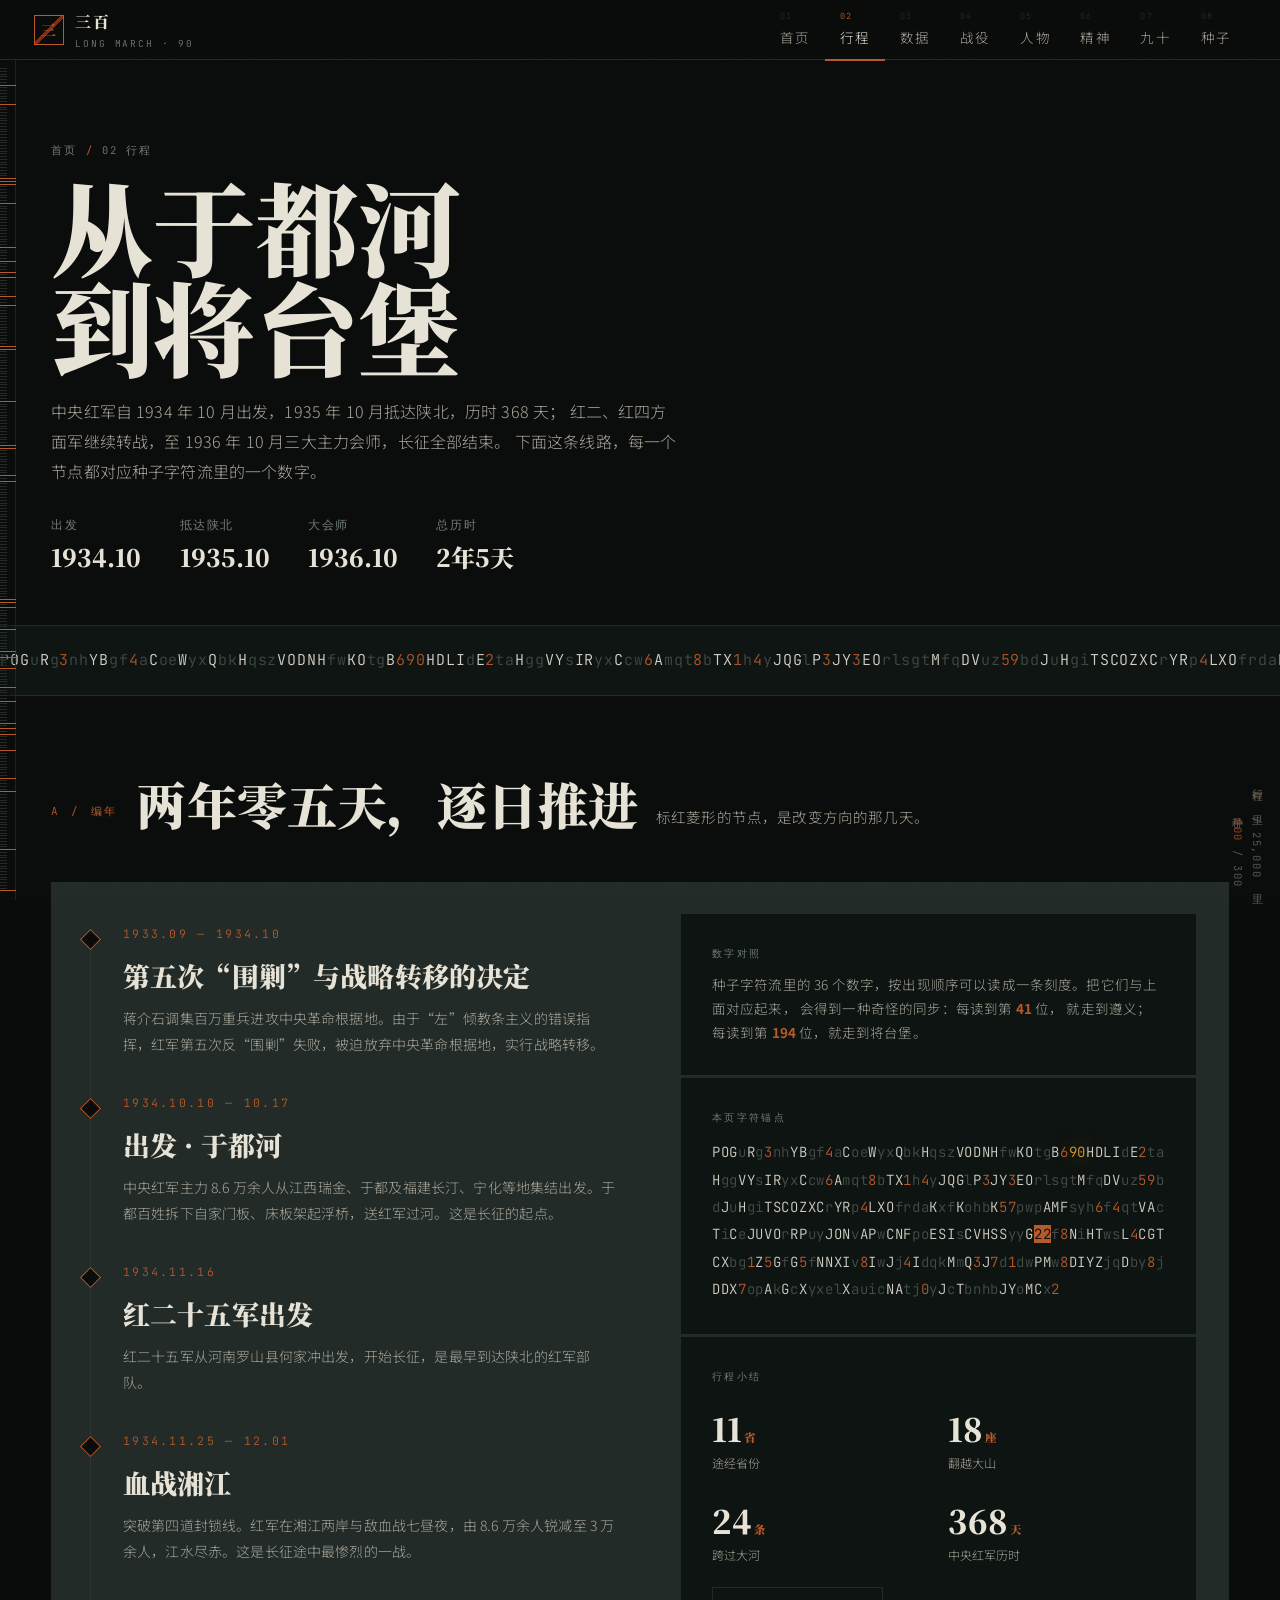
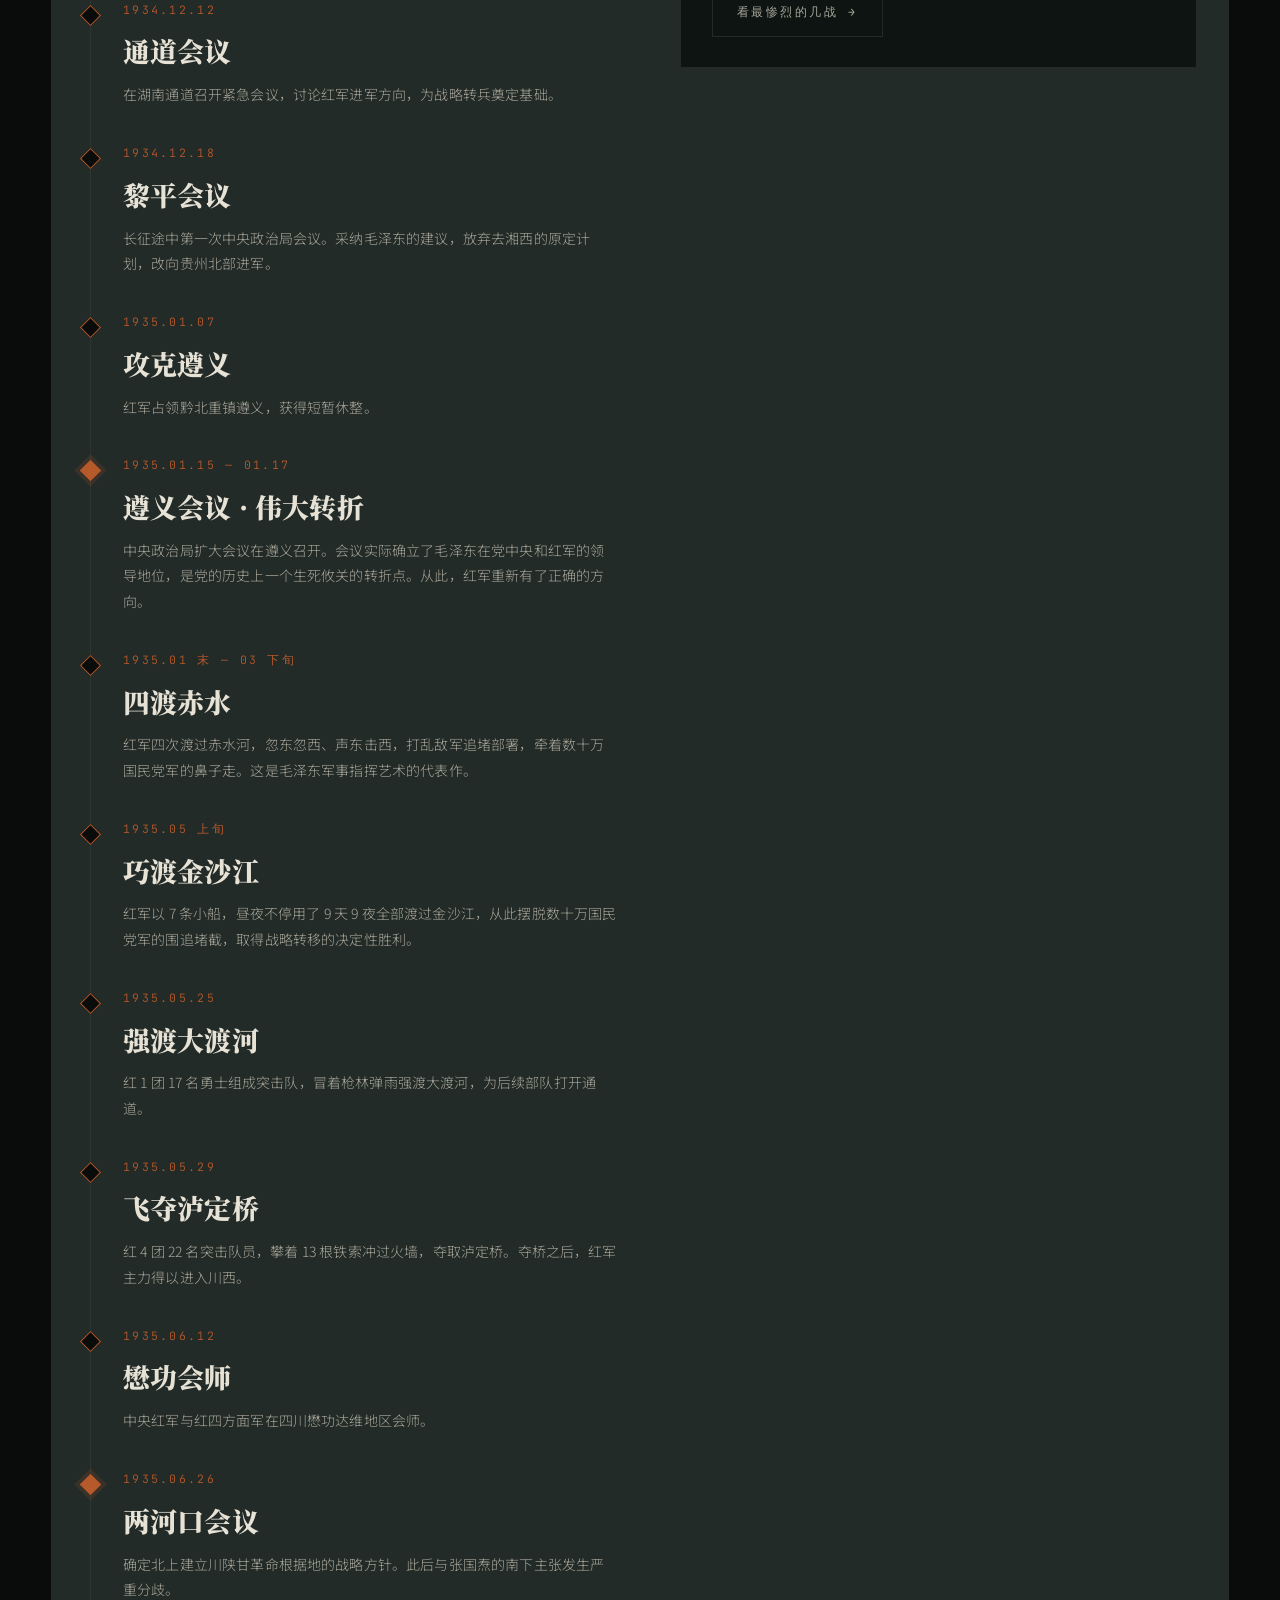
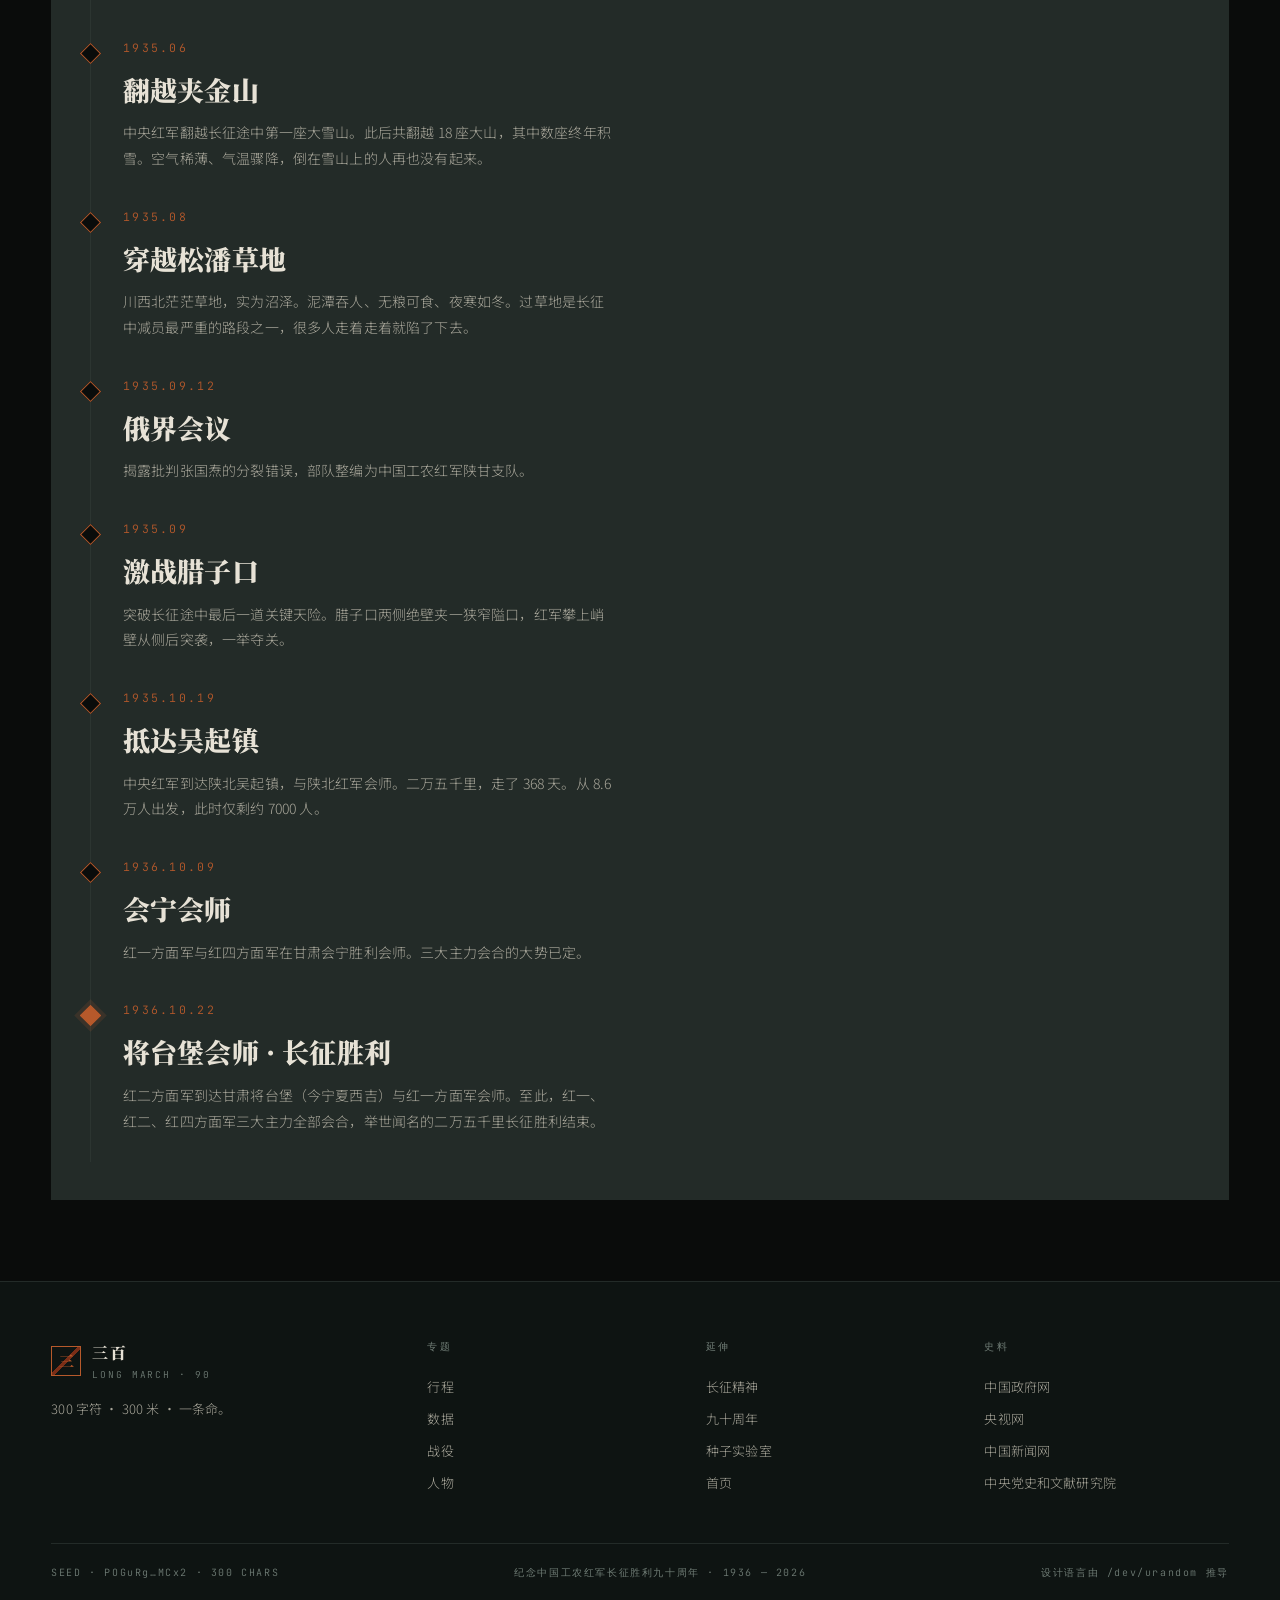
<file: march.html>
<!DOCTYPE html>
<html lang="zh-CN">
<head>
<meta charset="UTF-8">
<meta name="viewport" content="width=device-width,initial-scale=1">
<title>行程 · 从于都河到将台堡 — 三百</title>
<meta name="description" content="中央红军长征完整时间线：1934年10月出发，368天，二万五千里，1935年10月抵达吴起镇，1936年10月三大主力会师。">
<link rel="preconnect" href="https://fonts.googleapis.com">
<link rel="preconnect" href="https://fonts.gstatic.com" crossorigin>
<link href="https://fonts.googleapis.com/css2?family=Noto+Serif+SC:wght@400;700;900&family=Noto+Sans+SC:wght@300;400;500&family=JetBrains+Mono:wght@300;400;600&display=swap" rel="stylesheet">
<link rel="stylesheet" href="assets/css/site.css">
</head>
<body>

<div class="march-bar"></div>
<div class="march-readout"></div>
<div class="tick-rail" data-tick-rail aria-hidden="true"></div>

<header class="topbar">
  <a class="brand" href="index.html">
    <span class="brand-mark">三</span>
    <span><span class="brand-txt">三百</span><span class="brand-sub">LONG MARCH · 90</span></span>
  </a>
  <button class="nav-toggle" aria-label="展开导航">MENU</button>
  <nav class="nav">
    <a href="index.html"><i>01</i>首页</a>
    <a href="march.html"><i>02</i>行程</a>
    <a href="numbers.html"><i>03</i>数据</a>
    <a href="battles.html"><i>04</i>战役</a>
    <a href="figures.html"><i>05</i>人物</a>
    <a href="spirit.html"><i>06</i>精神</a>
    <a href="ninety.html"><i>07</i>九十</a>
    <a href="seed.html"><i>08</i>种子</a>
  </nav>
</header>

<section class="phead">
  <div class="wrap">
    <div class="crumb">首页 <b>/</b> 02 行程</div>
    <h1 class="phead-t">从于都河<br>到将台堡</h1>
    <p class="phead-d">
      中央红军自 1934 年 10 月出发，1935 年 10 月抵达陕北，历时 368 天；
      红二、红四方面军继续转战，至 1936 年 10 月三大主力会师，长征全部结束。
      下面这条线路，每一个节点都对应种子字符流里的一个数字。
    </p>
    <div class="hero-meta" style="margin-top:28px">
      <div>出发 <b>1934.10</b></div>
      <div>抵达陕北 <b>1935.10</b></div>
      <div>大会师 <b>1936.10</b></div>
      <div>总历时 <b>2年5天</b></div>
    </div>
  </div>
</section>

<div class="rail-band"><div class="rail-strip" data-rail-strip="2" aria-hidden="true"></div></div>

<!-- ============================ 完整时间线 ============================ -->
<section class="pad">
  <div class="wrap">
    <div class="sec-head rv">
      <span class="sec-no">A / 编年</span>
      <h2 class="sec-t">两年零五天，逐日推进</h2>
      <p class="sec-d">标红菱形的节点，是改变方向的那几天。</p>
    </div>

    <div class="grid g-ul">
      <div class="cell rv" style="background:transparent">
        <div class="tl">
          <div class="tl-item">
            <div class="tl-date">1933.09 — 1934.10</div>
            <h3 class="tl-t">第五次“围剿”与战略转移的决定</h3>
            <p class="tl-d">蒋介石调集百万重兵进攻中央革命根据地。由于“左”倾教条主义的错误指挥，红军第五次反“围剿”失败，被迫放弃中央革命根据地，实行战略转移。</p>
          </div>
          <div class="tl-item">
            <div class="tl-date">1934.10.10 — 10.17</div>
            <h3 class="tl-t">出发 · 于都河</h3>
            <p class="tl-d">中央红军主力 8.6 万余人从江西瑞金、于都及福建长汀、宁化等地集结出发。于都百姓拆下自家门板、床板架起浮桥，送红军过河。这是长征的起点。</p>
          </div>
          <div class="tl-item">
            <div class="tl-date">1934.11.16</div>
            <h3 class="tl-t">红二十五军出发</h3>
            <p class="tl-d">红二十五军从河南罗山县何家冲出发，开始长征，是最早到达陕北的红军部队。</p>
          </div>
          <div class="tl-item">
            <div class="tl-date">1934.11.25 — 12.01</div>
            <h3 class="tl-t">血战湘江</h3>
            <p class="tl-d">突破第四道封锁线。红军在湘江两岸与敌血战七昼夜，由 8.6 万余人锐减至 3 万余人，江水尽赤。这是长征途中最惨烈的一战。</p>
          </div>
          <div class="tl-item">
            <div class="tl-date">1934.12.12</div>
            <h3 class="tl-t">通道会议</h3>
            <p class="tl-d">在湖南通道召开紧急会议，讨论红军进军方向，为战略转兵奠定基础。</p>
          </div>
          <div class="tl-item">
            <div class="tl-date">1934.12.18</div>
            <h3 class="tl-t">黎平会议</h3>
            <p class="tl-d">长征途中第一次中央政治局会议。采纳毛泽东的建议，放弃去湘西的原定计划，改向贵州北部进军。</p>
          </div>
          <div class="tl-item">
            <div class="tl-date">1935.01.07</div>
            <h3 class="tl-t">攻克遵义</h3>
            <p class="tl-d">红军占领黔北重镇遵义，获得短暂休整。</p>
          </div>
          <div class="tl-item pivot">
            <div class="tl-date">1935.01.15 — 01.17</div>
            <h3 class="tl-t">遵义会议 · 伟大转折</h3>
            <p class="tl-d">中央政治局扩大会议在遵义召开。会议实际确立了毛泽东在党中央和红军的领导地位，是党的历史上一个生死攸关的转折点。从此，红军重新有了正确的方向。</p>
          </div>
          <div class="tl-item">
            <div class="tl-date">1935.01 末 — 03 下旬</div>
            <h3 class="tl-t">四渡赤水</h3>
            <p class="tl-d">红军四次渡过赤水河，忽东忽西、声东击西，打乱敌军追堵部署，牵着数十万国民党军的鼻子走。这是毛泽东军事指挥艺术的代表作。</p>
          </div>
          <div class="tl-item">
            <div class="tl-date">1935.05 上旬</div>
            <h3 class="tl-t">巧渡金沙江</h3>
            <p class="tl-d">红军以 7 条小船，昼夜不停用了 9 天 9 夜全部渡过金沙江，从此摆脱数十万国民党军的围追堵截，取得战略转移的决定性胜利。</p>
          </div>
          <div class="tl-item">
            <div class="tl-date">1935.05.25</div>
            <h3 class="tl-t">强渡大渡河</h3>
            <p class="tl-d">红 1 团 17 名勇士组成突击队，冒着枪林弹雨强渡大渡河，为后续部队打开通道。</p>
          </div>
          <div class="tl-item">
            <div class="tl-date">1935.05.29</div>
            <h3 class="tl-t">飞夺泸定桥</h3>
            <p class="tl-d">红 4 团 22 名突击队员，攀着 13 根铁索冲过火墙，夺取泸定桥。夺桥之后，红军主力得以进入川西。</p>
          </div>
          <div class="tl-item">
            <div class="tl-date">1935.06.12</div>
            <h3 class="tl-t">懋功会师</h3>
            <p class="tl-d">中央红军与红四方面军在四川懋功达维地区会师。</p>
          </div>
          <div class="tl-item pivot">
            <div class="tl-date">1935.06.26</div>
            <h3 class="tl-t">两河口会议</h3>
            <p class="tl-d">确定北上建立川陕甘革命根据地的战略方针。此后与张国焘的南下主张发生严重分歧。</p>
          </div>
          <div class="tl-item">
            <div class="tl-date">1935.06</div>
            <h3 class="tl-t">翻越夹金山</h3>
            <p class="tl-d">中央红军翻越长征途中第一座大雪山。此后共翻越 18 座大山，其中数座终年积雪。空气稀薄、气温骤降，倒在雪山上的人再也没有起来。</p>
          </div>
          <div class="tl-item">
            <div class="tl-date">1935.08</div>
            <h3 class="tl-t">穿越松潘草地</h3>
            <p class="tl-d">川西北茫茫草地，实为沼泽。泥潭吞人、无粮可食、夜寒如冬。过草地是长征中减员最严重的路段之一，很多人走着走着就陷了下去。</p>
          </div>
          <div class="tl-item">
            <div class="tl-date">1935.09.12</div>
            <h3 class="tl-t">俄界会议</h3>
            <p class="tl-d">揭露批判张国焘的分裂错误，部队整编为中国工农红军陕甘支队。</p>
          </div>
          <div class="tl-item">
            <div class="tl-date">1935.09</div>
            <h3 class="tl-t">激战腊子口</h3>
            <p class="tl-d">突破长征途中最后一道关键天险。腊子口两侧绝壁夹一狭窄隘口，红军攀上峭壁从侧后突袭，一举夺关。</p>
          </div>
          <div class="tl-item">
            <div class="tl-date">1935.10.19</div>
            <h3 class="tl-t">抵达吴起镇</h3>
            <p class="tl-d">中央红军到达陕北吴起镇，与陕北红军会师。二万五千里，走了 368 天。从 8.6 万人出发，此时仅剩约 7000 人。</p>
          </div>
          <div class="tl-item">
            <div class="tl-date">1936.10.09</div>
            <h3 class="tl-t">会宁会师</h3>
            <p class="tl-d">红一方面军与红四方面军在甘肃会宁胜利会师。三大主力会合的大势已定。</p>
          </div>
          <div class="tl-item pivot">
            <div class="tl-date">1936.10.22</div>
            <h3 class="tl-t">将台堡会师 · 长征胜利</h3>
            <p class="tl-d">红二方面军到达甘肃将台堡（今宁夏西吉）与红一方面军会师。至此，红一、红二、红四方面军三大主力全部会合，举世闻名的二万五千里长征胜利结束。</p>
          </div>
        </div>
      </div>

      <div class="cell rv d2" style="background:transparent">
        <div class="cell" style="background:var(--ink-2);border:1px solid var(--rail);margin-bottom:1px">
          <div class="cell-k">数字对照</div>
          <p class="cell-d">
            种子字符流里的 36 个数字，按出现顺序可以读成一条刻度。把它们与上面对应起来，
            会得到一种奇怪的同步：每读到第 <b style="color:var(--blood)">41</b> 位，
            就走到遵义；每读到第 <b style="color:var(--blood)">194</b> 位，就走到将台堡。
          </p>
        </div>

        <div class="cell" style="background:var(--ink-2);border:1px solid var(--rail);margin-bottom:1px">
          <div class="cell-k">本页字符锚点</div>
          <div class="seed-stream mono" data-seed-stream style="margin-top:12px;font-size:14px"></div>
        </div>

        <div class="cell" style="background:var(--ink-2);border:1px solid var(--rail)">
          <div class="cell-k">行程小结</div>
          <div class="grid g2" style="margin-top:14px;border:0;background:transparent;gap:18px">
            <div><div class="cell-n" style="font-size:32px">11<u>省</u></div><p class="cell-d" style="font-size:12px">途经省份</p></div>
            <div><div class="cell-n" style="font-size:32px">18<u>座</u></div><p class="cell-d" style="font-size:12px">翻越大山</p></div>
            <div><div class="cell-n" style="font-size:32px">24<u>条</u></div><p class="cell-d" style="font-size:12px">跨过大河</p></div>
            <div><div class="cell-n" style="font-size:32px">368<u>天</u></div><p class="cell-d" style="font-size:12px">中央红军历时</p></div>
          </div>
          <a class="btn ghost" href="battles.html" style="margin-top:22px">看最惨烈的几战 →</a>
        </div>
      </div>
    </div>
  </div>
</section>

<footer class="foot">
  <div class="wrap">
    <div class="foot-grid">
      <div>
        <div class="brand" style="margin-bottom:14px">
          <span class="brand-mark">三</span>
          <span><span class="brand-txt">三百</span><span class="brand-sub">LONG MARCH · 90</span></span>
        </div>
        <p class="cell-d" style="max-width:34ch;font-size:13px">300 字符 · 300 米 · 一条命。</p>
      </div>
      <div><h5>专题</h5><a href="march.html">行程</a><a href="numbers.html">数据</a><a href="battles.html">战役</a><a href="figures.html">人物</a></div>
      <div><h5>延伸</h5><a href="spirit.html">长征精神</a><a href="ninety.html">九十周年</a><a href="seed.html">种子实验室</a><a href="index.html">首页</a></div>
      <div><h5>史料</h5><a href="https://www.gov.cn/" target="_blank" rel="noopener">中国政府网</a><a href="https://www.cctv.com/" target="_blank" rel="noopener">央视网</a><a href="https://www.chinanews.com.cn/" target="_blank" rel="noopener">中国新闻网</a><a href="http://www.dswxyjy.org.cn/" target="_blank" rel="noopener">中央党史和文献研究院</a></div>
    </div>
    <div class="foot-bot">
      <span>SEED · POGuRg…MCx2 · 300 CHARS</span>
      <span>纪念中国工农红军长征胜利九十周年 · 1936 — 2026</span>
      <span>设计语言由 /dev/urandom 推导</span>
    </div>
  </div>
</footer>

<script src="assets/js/site.js"></script>
</body>
</html>
</file>
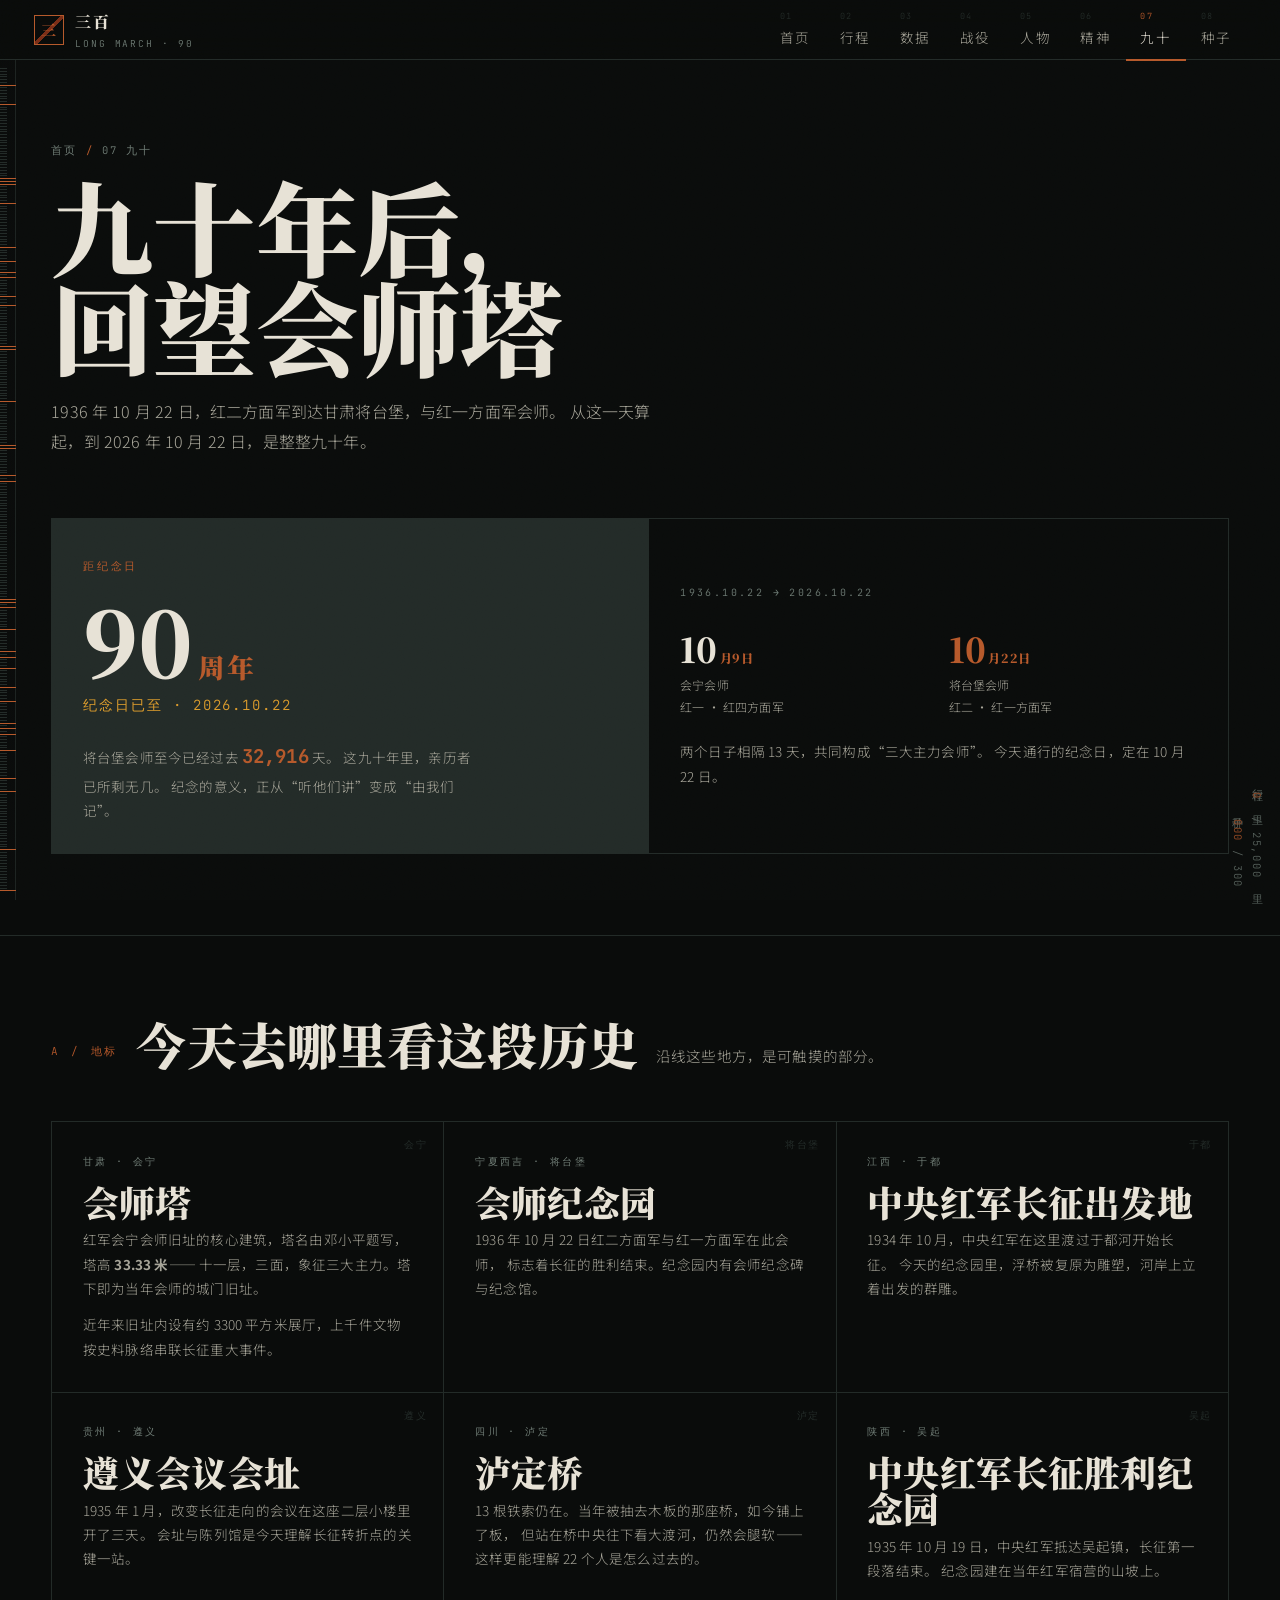
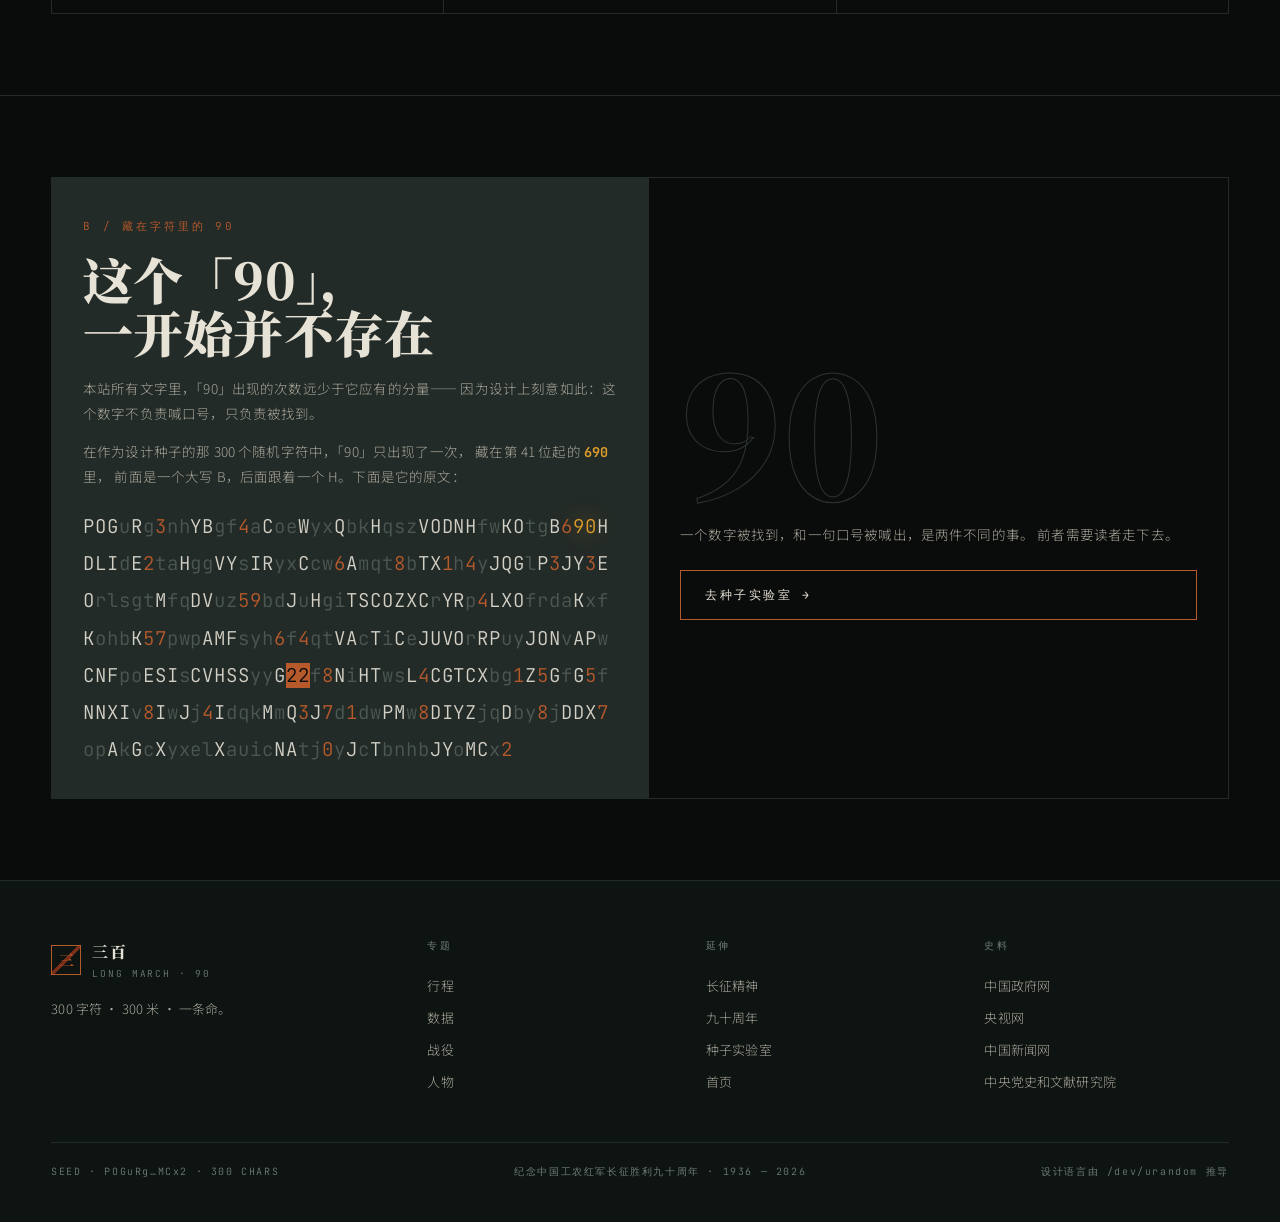
<file: ninety.html>
<!DOCTYPE html>
<html lang="zh-CN">
<head>
<meta charset="UTF-8">
<meta name="viewport" content="width=device-width,initial-scale=1">
<title>九十 · 长征胜利九十周年 — 三百</title>
<meta name="description" content="纪念中国工农红军长征胜利90周年：1936年10月22日将台堡会师至今，会宁、将台堡与沿线红色地标纪念活动。">
<link rel="preconnect" href="https://fonts.googleapis.com">
<link rel="preconnect" href="https://fonts.gstatic.com" crossorigin>
<link href="https://fonts.googleapis.com/css2?family=Noto+Serif+SC:wght@400;700;900&family=Noto+Sans+SC:wght@300;400;500&family=JetBrains+Mono:wght@300;400;600&display=swap" rel="stylesheet">
<link rel="stylesheet" href="assets/css/site.css">
</head>
<body>

<div class="march-bar"></div>
<div class="march-readout"></div>
<div class="tick-rail" data-tick-rail aria-hidden="true"></div>

<header class="topbar">
  <a class="brand" href="index.html">
    <span class="brand-mark">三</span>
    <span><span class="brand-txt">三百</span><span class="brand-sub">LONG MARCH · 90</span></span>
  </a>
  <button class="nav-toggle" aria-label="展开导航">MENU</button>
  <nav class="nav">
    <a href="index.html"><i>01</i>首页</a>
    <a href="march.html"><i>02</i>行程</a>
    <a href="numbers.html"><i>03</i>数据</a>
    <a href="battles.html"><i>04</i>战役</a>
    <a href="figures.html"><i>05</i>人物</a>
    <a href="spirit.html"><i>06</i>精神</a>
    <a href="ninety.html"><i>07</i>九十</a>
    <a href="seed.html"><i>08</i>种子</a>
  </nav>
</header>

<section class="phead">
  <div class="wrap">
    <div class="crumb">首页 <b>/</b> 07 九十</div>
    <h1 class="phead-t">九十年后，<br>回望会师塔</h1>
    <p class="phead-d">
      1936 年 10 月 22 日，红二方面军到达甘肃将台堡，与红一方面军会师。
      从这一天算起，到 2026 年 10 月 22 日，是整整九十年。
    </p>
  </div>
</section>

<!-- ============================ 倒计时 ============================ -->
<section class="pad" style="padding-top:0">
  <div class="wrap">
    <div class="grid g-ul rv" data-anniv>
      <div class="cell" style="background:transparent">
        <span class="sec-no">距纪念日</span>
        <div class="cell-n" style="font-size:clamp(40px,7vw,92px);margin-top:16px">90<u style="font-size:.3em">周年</u></div>
        <p class="cell-d mono" style="color:var(--ember);font-size:14px;letter-spacing:.14em" data-anniv-togo>—</p>
        <p class="cell-d" style="margin-top:22px;max-width:56ch">
          将台堡会师至今已经过去
          <b class="mono" style="color:var(--blood);font-size:19px" data-anniv-days>—</b> 天。
          这九十年里，亲历者已所剩无几。
          纪念的意义，正从“听他们讲”变成“由我们记”。
        </p>
      </div>
      <div class="cell" style="display:flex;flex-direction:column;justify-content:center">
        <div class="cell-k">1936.10.22 → 2026.10.22</div>
        <div class="grid g2" style="margin-top:18px;background:transparent;border:0;gap:20px">
          <div><div class="cell-n" style="font-size:34px">10<u>月9日</u></div><p class="cell-d" style="font-size:12px">会宁会师<br>红一 · 红四方面军</p></div>
          <div><div class="cell-n" style="font-size:34px;color:var(--blood)">10<u>月22日</u></div><p class="cell-d" style="font-size:12px">将台堡会师<br>红二 · 红一方面军</p></div>
        </div>
        <p class="cell-d" style="margin-top:22px">
          两个日子相隔 13 天，共同构成“三大主力会师”。
          今天通行的纪念日，定在 10 月 22 日。
        </p>
      </div>
    </div>
  </div>
</section>

<hr class="rule">

<!-- ============================ 地标 ============================ -->
<section class="pad">
  <div class="wrap">
    <div class="sec-head rv">
      <span class="sec-no">A / 地标</span>
      <h2 class="sec-t">今天去哪里看这段历史</h2>
      <p class="sec-d">沿线这些地方，是可触摸的部分。</p>
    </div>

    <div class="grid g3 rv">
      <div class="cell" data-i="会宁">
        <div class="cell-k">甘肃 · 会宁</div>
        <div class="cell-n" style="font-size:clamp(24px,2.8vw,36px)">会师塔</div>
        <p class="cell-d">
          红军会宁会师旧址的核心建筑，塔名由邓小平题写，塔高 <b>33.33 米</b>——
          十一层，三面，象征三大主力。塔下即为当年会师的城门旧址。
        </p>
        <p class="cell-d" style="margin-top:12px">
          近年来旧址内设有约 3300 平方米展厅，上千件文物按史料脉络串联长征重大事件。
        </p>
      </div>
      <div class="cell" data-i="将台堡">
        <div class="cell-k">宁夏西吉 · 将台堡</div>
        <div class="cell-n" style="font-size:clamp(24px,2.8vw,36px)">会师纪念园</div>
        <p class="cell-d">
          1936 年 10 月 22 日红二方面军与红一方面军在此会师，
          标志着长征的胜利结束。纪念园内有会师纪念碑与纪念馆。
        </p>
      </div>
      <div class="cell" data-i="于都">
        <div class="cell-k">江西 · 于都</div>
        <div class="cell-n" style="font-size:clamp(24px,2.8vw,36px)">中央红军长征出发地</div>
        <p class="cell-d">
          1934 年 10 月，中央红军在这里渡过于都河开始长征。
          今天的纪念园里，浮桥被复原为雕塑，河岸上立着出发的群雕。
        </p>
      </div>
      <div class="cell" data-i="遵义">
        <div class="cell-k">贵州 · 遵义</div>
        <div class="cell-n" style="font-size:clamp(24px,2.8vw,36px)">遵义会议会址</div>
        <p class="cell-d">
          1935 年 1 月，改变长征走向的会议在这座二层小楼里开了三天。
          会址与陈列馆是今天理解长征转折点的关键一站。
        </p>
      </div>
      <div class="cell" data-i="泸定">
        <div class="cell-k">四川 · 泸定</div>
        <div class="cell-n" style="font-size:clamp(24px,2.8vw,36px)">泸定桥</div>
        <p class="cell-d">
          13 根铁索仍在。当年被抽去木板的那座桥，如今铺上了板，
          但站在桥中央往下看大渡河，仍然会腿软——这样更能理解 22 个人是怎么过去的。
        </p>
      </div>
      <div class="cell" data-i="吴起">
        <div class="cell-k">陕西 · 吴起</div>
        <div class="cell-n" style="font-size:clamp(24px,2.8vw,36px)">中央红军长征胜利纪念园</div>
        <p class="cell-d">
          1935 年 10 月 19 日，中央红军抵达吴起镇，长征第一段落结束。
          纪念园建在当年红军宿营的山坡上。
        </p>
      </div>
    </div>
  </div>
</section>

<hr class="rule">

<!-- ============================ 90 与种子 ============================ -->
<section class="pad">
  <div class="wrap">
    <div class="grid g-ul rv">
      <div class="cell" style="background:transparent">
        <span class="sec-no">B / 藏在字符里的 90</span>
        <h2 class="sec-t" style="margin-top:14px">这个「90」，<br>一开始并不存在</h2>
        <p class="cell-d" style="margin-top:18px">
          本站所有文字里，「90」出现的次数远少于它应有的分量——
          因为设计上刻意如此：这个数字不负责喊口号，只负责被找到。
        </p>
        <p class="cell-d" style="margin-top:14px">
          在作为设计种子的那 300 个随机字符中，「90」只出现了一次，
          藏在第 41 位起的 <b class="mono" style="color:var(--ember)">690</b> 里，
          前面是一个大写 B，后面跟着一个 H。下面是它的原文：
        </p>
        <div class="seed-stream mono" data-seed-stream style="margin-top:20px"></div>
      </div>
      <div class="cell" style="display:flex;flex-direction:column;justify-content:center">
        <div class="outline" style="font-size:clamp(70px,13vw,170px);line-height:.86">90</div>
        <p class="cell-d" style="margin-top:22px">
          一个数字被找到，和一句口号被喊出，是两件不同的事。
          前者需要读者走下去。
        </p>
        <a class="btn" href="seed.html" style="margin-top:24px">去种子实验室 →</a>
      </div>
    </div>
  </div>
</section>

<footer class="foot">
  <div class="wrap">
    <div class="foot-grid">
      <div>
        <div class="brand" style="margin-bottom:14px">
          <span class="brand-mark">三</span>
          <span><span class="brand-txt">三百</span><span class="brand-sub">LONG MARCH · 90</span></span>
        </div>
        <p class="cell-d" style="max-width:34ch;font-size:13px">300 字符 · 300 米 · 一条命。</p>
      </div>
      <div><h5>专题</h5><a href="march.html">行程</a><a href="numbers.html">数据</a><a href="battles.html">战役</a><a href="figures.html">人物</a></div>
      <div><h5>延伸</h5><a href="spirit.html">长征精神</a><a href="ninety.html">九十周年</a><a href="seed.html">种子实验室</a><a href="index.html">首页</a></div>
      <div><h5>史料</h5><a href="https://www.gov.cn/" target="_blank" rel="noopener">中国政府网</a><a href="https://www.cctv.com/" target="_blank" rel="noopener">央视网</a><a href="https://www.chinanews.com.cn/" target="_blank" rel="noopener">中国新闻网</a><a href="http://www.dswxyjy.org.cn/" target="_blank" rel="noopener">中央党史和文献研究院</a></div>
    </div>
    <div class="foot-bot">
      <span>SEED · POGuRg…MCx2 · 300 CHARS</span>
      <span>纪念中国工农红军长征胜利九十周年 · 1936 — 2026</span>
      <span>设计语言由 /dev/urandom 推导</span>
    </div>
  </div>
</footer>

<script src="assets/js/site.js"></script>
</body>
</html>
</file>
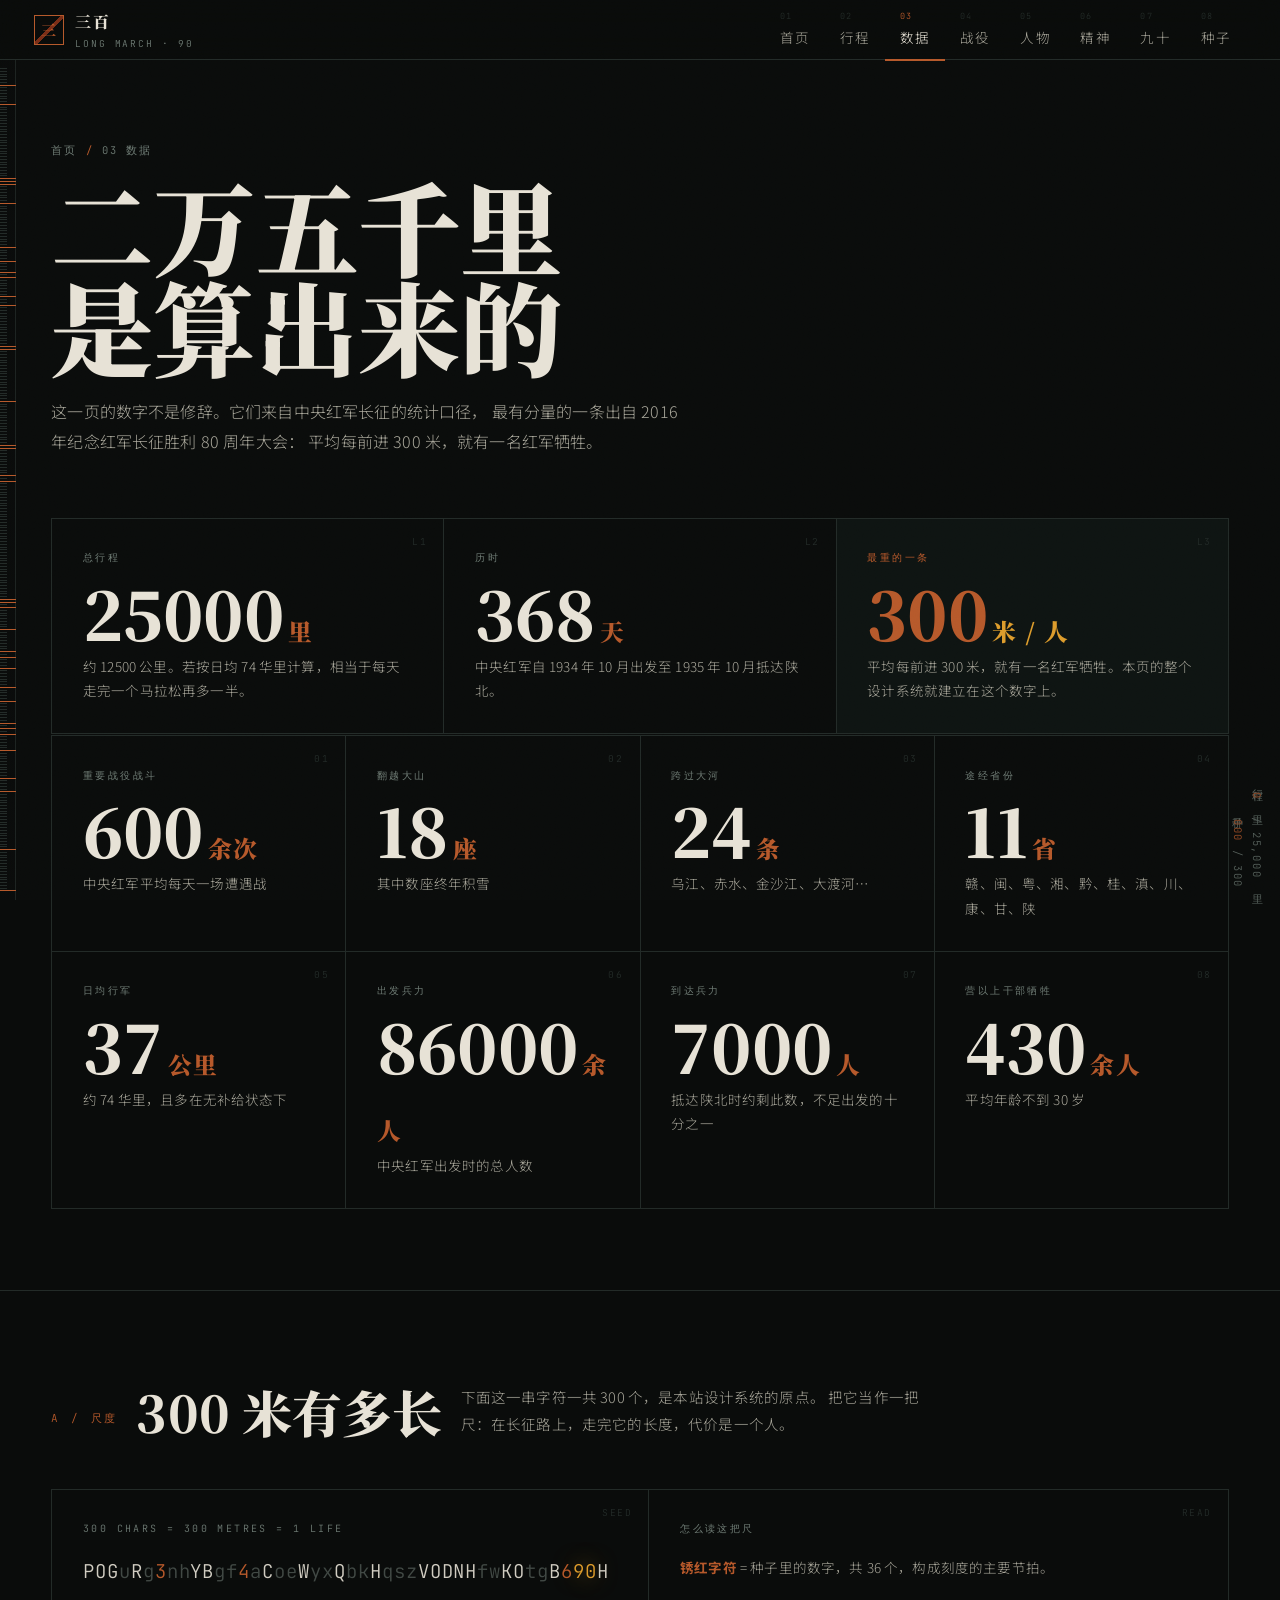
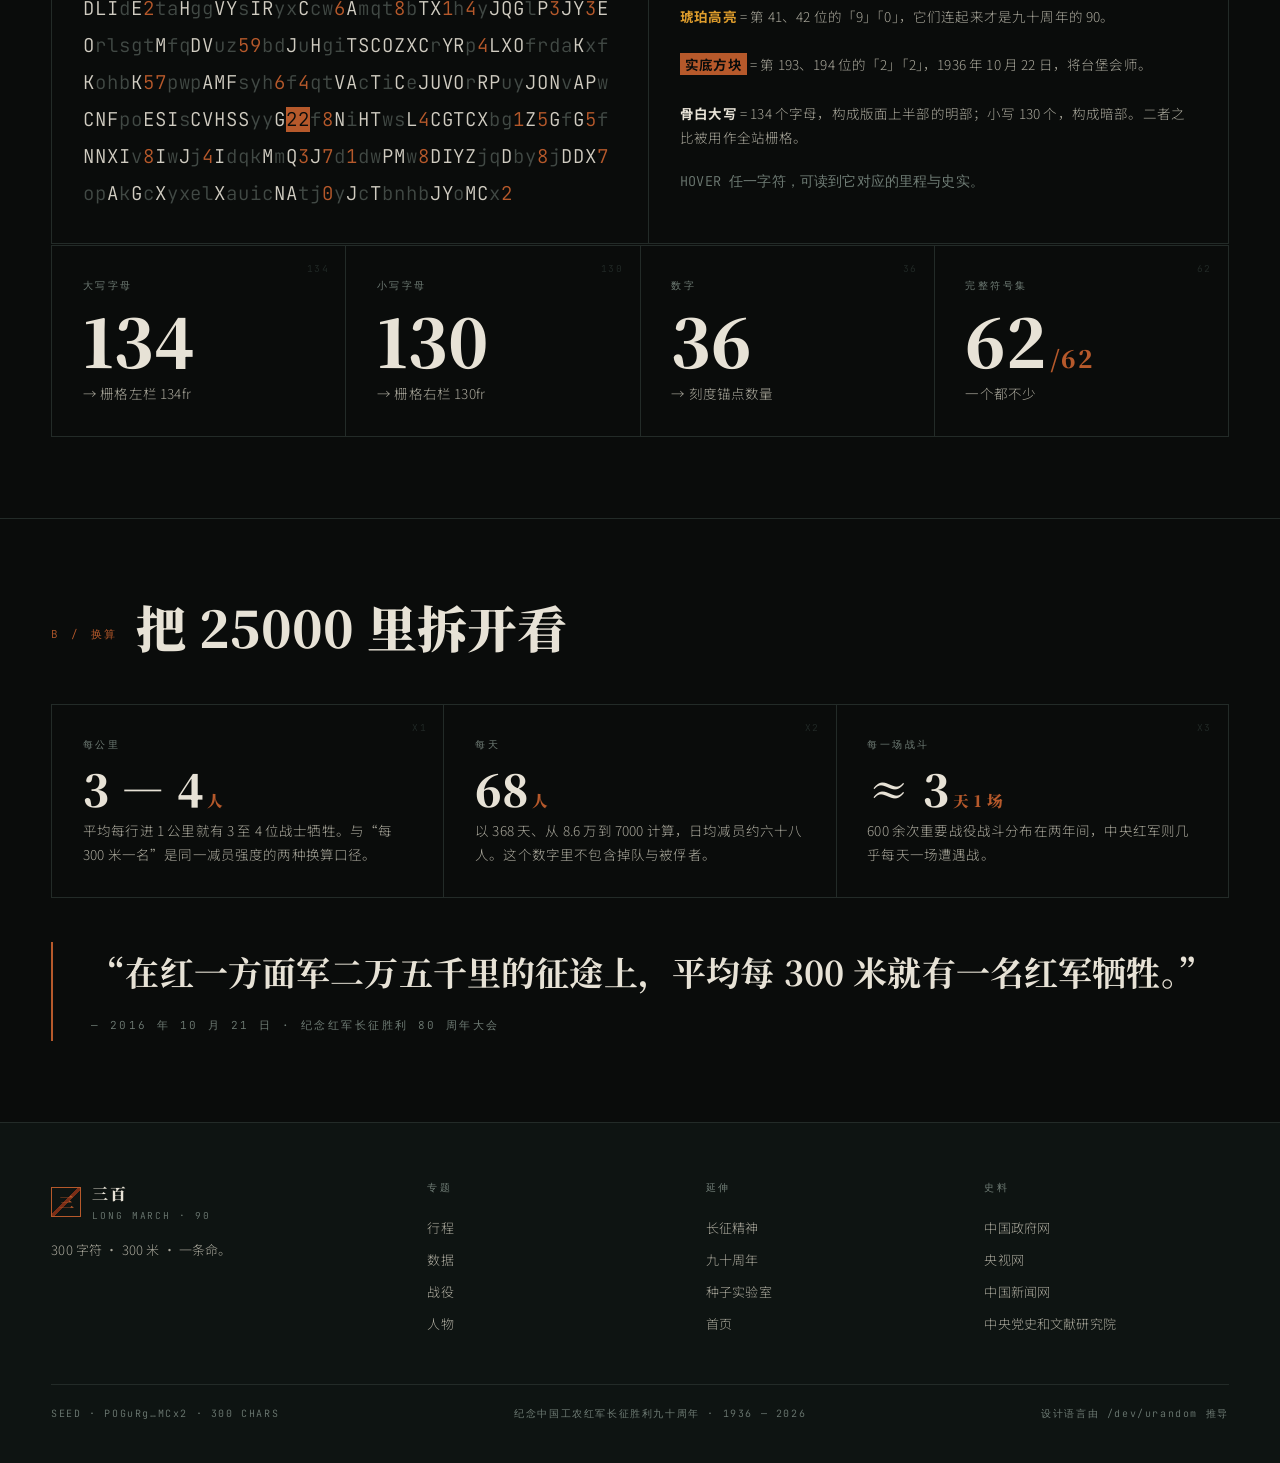
<file: numbers.html>
<!DOCTYPE html>
<html lang="zh-CN">
<head>
<meta charset="UTF-8">
<meta name="viewport" content="width=device-width,initial-scale=1">
<title>数据 · 二万五千里是算出来的 — 三百</title>
<meta name="description" content="长征关键数据：二万五千里、368天、600余次战斗、翻越18座大山、跨过24条大河、平均每300米一名红军牺牲。">
<link rel="preconnect" href="https://fonts.googleapis.com">
<link rel="preconnect" href="https://fonts.gstatic.com" crossorigin>
<link href="https://fonts.googleapis.com/css2?family=Noto+Serif+SC:wght@400;700;900&family=Noto+Sans+SC:wght@300;400;500&family=JetBrains+Mono:wght@300;400;600&display=swap" rel="stylesheet">
<link rel="stylesheet" href="assets/css/site.css">
</head>
<body>

<div class="march-bar"></div>
<div class="march-readout"></div>
<div class="tick-rail" data-tick-rail aria-hidden="true"></div>

<header class="topbar">
  <a class="brand" href="index.html">
    <span class="brand-mark">三</span>
    <span><span class="brand-txt">三百</span><span class="brand-sub">LONG MARCH · 90</span></span>
  </a>
  <button class="nav-toggle" aria-label="展开导航">MENU</button>
  <nav class="nav">
    <a href="index.html"><i>01</i>首页</a>
    <a href="march.html"><i>02</i>行程</a>
    <a href="numbers.html"><i>03</i>数据</a>
    <a href="battles.html"><i>04</i>战役</a>
    <a href="figures.html"><i>05</i>人物</a>
    <a href="spirit.html"><i>06</i>精神</a>
    <a href="ninety.html"><i>07</i>九十</a>
    <a href="seed.html"><i>08</i>种子</a>
  </nav>
</header>

<section class="phead">
  <div class="wrap">
    <div class="crumb">首页 <b>/</b> 03 数据</div>
    <h1 class="phead-t">二万五千里<br>是算出来的</h1>
    <p class="phead-d">
      这一页的数字不是修辞。它们来自中央红军长征的统计口径，
      最有分量的一条出自 2016 年纪念红军长征胜利 80 周年大会：
      平均每前进 300 米，就有一名红军牺牲。
    </p>
  </div>
</section>

<!-- ============================ 主数字 ============================ -->
<section class="pad" style="padding-top:0">
  <div class="wrap">
    <div class="grid g3 rv">
      <div class="cell" data-i="L1">
        <div class="cell-k">总行程</div>
        <div class="cell-n">25000<u>里</u></div>
        <p class="cell-d">约 12500 公里。若按日均 74 华里计算，相当于每天走完一个马拉松再多一半。</p>
      </div>
      <div class="cell" data-i="L2">
        <div class="cell-k">历时</div>
        <div class="cell-n">368<u>天</u></div>
        <p class="cell-d">中央红军自 1934 年 10 月出发至 1935 年 10 月抵达陕北。</p>
      </div>
      <div class="cell" data-i="L3" style="background:var(--ink-2)">
        <div class="cell-k" style="color:var(--blood)">最重的一条</div>
        <div class="cell-n" style="color:var(--blood)">300<u style="color:var(--ember)">米 / 人</u></div>
        <p class="cell-d">平均每前进 300 米，就有一名红军牺牲。本页的整个设计系统就建立在这个数字上。</p>
      </div>
    </div>

    <div class="grid g4 rv d1" style="margin-top:1px">
      <div class="cell" data-i="01"><div class="cell-k">重要战役战斗</div><div class="cell-n">600<u>余次</u></div><p class="cell-d">中央红军平均每天一场遭遇战</p></div>
      <div class="cell" data-i="02"><div class="cell-k">翻越大山</div><div class="cell-n">18<u>座</u></div><p class="cell-d">其中数座终年积雪</p></div>
      <div class="cell" data-i="03"><div class="cell-k">跨过大河</div><div class="cell-n">24<u>条</u></div><p class="cell-d">乌江、赤水、金沙江、大渡河…</p></div>
      <div class="cell" data-i="04"><div class="cell-k">途经省份</div><div class="cell-n">11<u>省</u></div><p class="cell-d">赣、闽、粤、湘、黔、桂、滇、川、康、甘、陕</p></div>
      <div class="cell" data-i="05"><div class="cell-k">日均行军</div><div class="cell-n">37<u>公里</u></div><p class="cell-d">约 74 华里，且多在无补给状态下</p></div>
      <div class="cell" data-i="06"><div class="cell-k">出发兵力</div><div class="cell-n">86000<u>余人</u></div><p class="cell-d">中央红军出发时的总人数</p></div>
      <div class="cell" data-i="07"><div class="cell-k">到达兵力</div><div class="cell-n">7000<u>人</u></div><p class="cell-d">抵达陕北时约剩此数，不足出发的十分之一</p></div>
      <div class="cell" data-i="08"><div class="cell-k">营以上干部牺牲</div><div class="cell-n">430<u>余人</u></div><p class="cell-d">平均年龄不到 30 岁</p></div>
    </div>
  </div>
</section>

<hr class="rule">

<!-- ============================ 300 米可视化 ============================ -->
<section class="pad">
  <div class="wrap">
    <div class="sec-head rv">
      <span class="sec-no">A / 尺度</span>
      <h2 class="sec-t">300 米有多长</h2>
      <p class="sec-d">
        下面这一串字符一共 300 个，是本站设计系统的原点。
        把它当作一把尺：在长征路上，走完它的长度，代价是一个人。
      </p>
    </div>

    <div class="grid g-ul rv">
      <div class="cell" data-i="SEED">
        <div class="cell-k">300 CHARS = 300 METRES = 1 LIFE</div>
        <div class="seed-stream mono" data-seed-stream style="margin-top:14px"></div>
      </div>
      <div class="cell" data-i="READ">
        <div class="cell-k">怎么读这把尺</div>
        <p class="cell-d" style="margin-top:16px">
          <b style="color:var(--blood)">锈红字符</b> = 种子里的数字，共 36 个，构成刻度的主要节拍。<br><br>
          <b style="color:var(--ember)">琥珀高亮</b> = 第 41、42 位的「9」「0」，它们连起来才是九十周年的 90。<br><br>
          <b style="background:var(--blood);color:var(--ink);padding:1px 5px">实底方块</b> = 第 193、194 位的「2」「2」，1936 年 10 月 22 日，将台堡会师。<br><br>
          <b style="color:var(--bone)">骨白大写</b> = 134 个字母，构成版面上半部的明部；小写 130 个，构成暗部。二者之比被用作全站栅格。
        </p>
        <p class="cell-d mono" style="margin-top:20px;color:var(--mono)">
          HOVER 任一字符，可读到它对应的里程与史实。
        </p>
      </div>
    </div>

    <div class="grid g4 rv d2" style="margin-top:1px">
      <div class="cell" data-i="134"><div class="cell-k">大写字母</div><div class="cell-n">134</div><p class="cell-d">→ 栅格左栏 134fr</p></div>
      <div class="cell" data-i="130"><div class="cell-k">小写字母</div><div class="cell-n">130</div><p class="cell-d">→ 栅格右栏 130fr</p></div>
      <div class="cell" data-i="36"><div class="cell-k">数字</div><div class="cell-n">36</div><p class="cell-d">→ 刻度锚点数量</p></div>
      <div class="cell" data-i="62"><div class="cell-k">完整符号集</div><div class="cell-n">62<u>/62</u></div><p class="cell-d">一个都不少</p></div>
    </div>
  </div>
</section>

<hr class="rule">

<!-- ============================ 换算 ============================ -->
<section class="pad">
  <div class="wrap">
    <div class="sec-head rv">
      <span class="sec-no">B / 换算</span>
      <h2 class="sec-t">把 25000 里拆开看</h2>
    </div>
    <div class="grid g3 rv">
      <div class="cell" data-i="X1">
        <div class="cell-k">每公里</div>
        <div class="cell-n" style="font-size:clamp(28px,3.4vw,44px)">3 — 4<u>人</u></div>
        <p class="cell-d">平均每行进 1 公里就有 3 至 4 位战士牺牲。与“每 300 米一名”是同一减员强度的两种换算口径。</p>
      </div>
      <div class="cell" data-i="X2">
        <div class="cell-k">每天</div>
        <div class="cell-n" style="font-size:clamp(28px,3.4vw,44px)">68<u>人</u></div>
        <p class="cell-d">以 368 天、从 8.6 万到 7000 计算，日均减员约六十八人。这个数字里不包含掉队与被俘者。</p>
      </div>
      <div class="cell" data-i="X3">
        <div class="cell-k">每一场战斗</div>
        <div class="cell-n" style="font-size:clamp(28px,3.4vw,44px)">≈ 3<u>天 1 场</u></div>
        <p class="cell-d">600 余次重要战役战斗分布在两年间，中央红军则几乎每天一场遭遇战。</p>
      </div>
    </div>

    <div class="rv d1" style="margin-top:44px">
      <blockquote class="quote">
        <p>“在红一方面军二万五千里的征途上，平均每 300 米就有一名红军牺牲。”</p>
        <cite>— 2016 年 10 月 21 日 · 纪念红军长征胜利 80 周年大会</cite>
      </blockquote>
    </div>
  </div>
</section>

<footer class="foot">
  <div class="wrap">
    <div class="foot-grid">
      <div>
        <div class="brand" style="margin-bottom:14px">
          <span class="brand-mark">三</span>
          <span><span class="brand-txt">三百</span><span class="brand-sub">LONG MARCH · 90</span></span>
        </div>
        <p class="cell-d" style="max-width:34ch;font-size:13px">300 字符 · 300 米 · 一条命。</p>
      </div>
      <div><h5>专题</h5><a href="march.html">行程</a><a href="numbers.html">数据</a><a href="battles.html">战役</a><a href="figures.html">人物</a></div>
      <div><h5>延伸</h5><a href="spirit.html">长征精神</a><a href="ninety.html">九十周年</a><a href="seed.html">种子实验室</a><a href="index.html">首页</a></div>
      <div><h5>史料</h5><a href="https://www.gov.cn/" target="_blank" rel="noopener">中国政府网</a><a href="https://www.cctv.com/" target="_blank" rel="noopener">央视网</a><a href="https://www.chinanews.com.cn/" target="_blank" rel="noopener">中国新闻网</a><a href="http://www.dswxyjy.org.cn/" target="_blank" rel="noopener">中央党史和文献研究院</a></div>
    </div>
    <div class="foot-bot">
      <span>SEED · POGuRg…MCx2 · 300 CHARS</span>
      <span>纪念中国工农红军长征胜利九十周年 · 1936 — 2026</span>
      <span>设计语言由 /dev/urandom 推导</span>
    </div>
  </div>
</footer>

<script src="assets/js/site.js"></script>
</body>
</html>
</file>
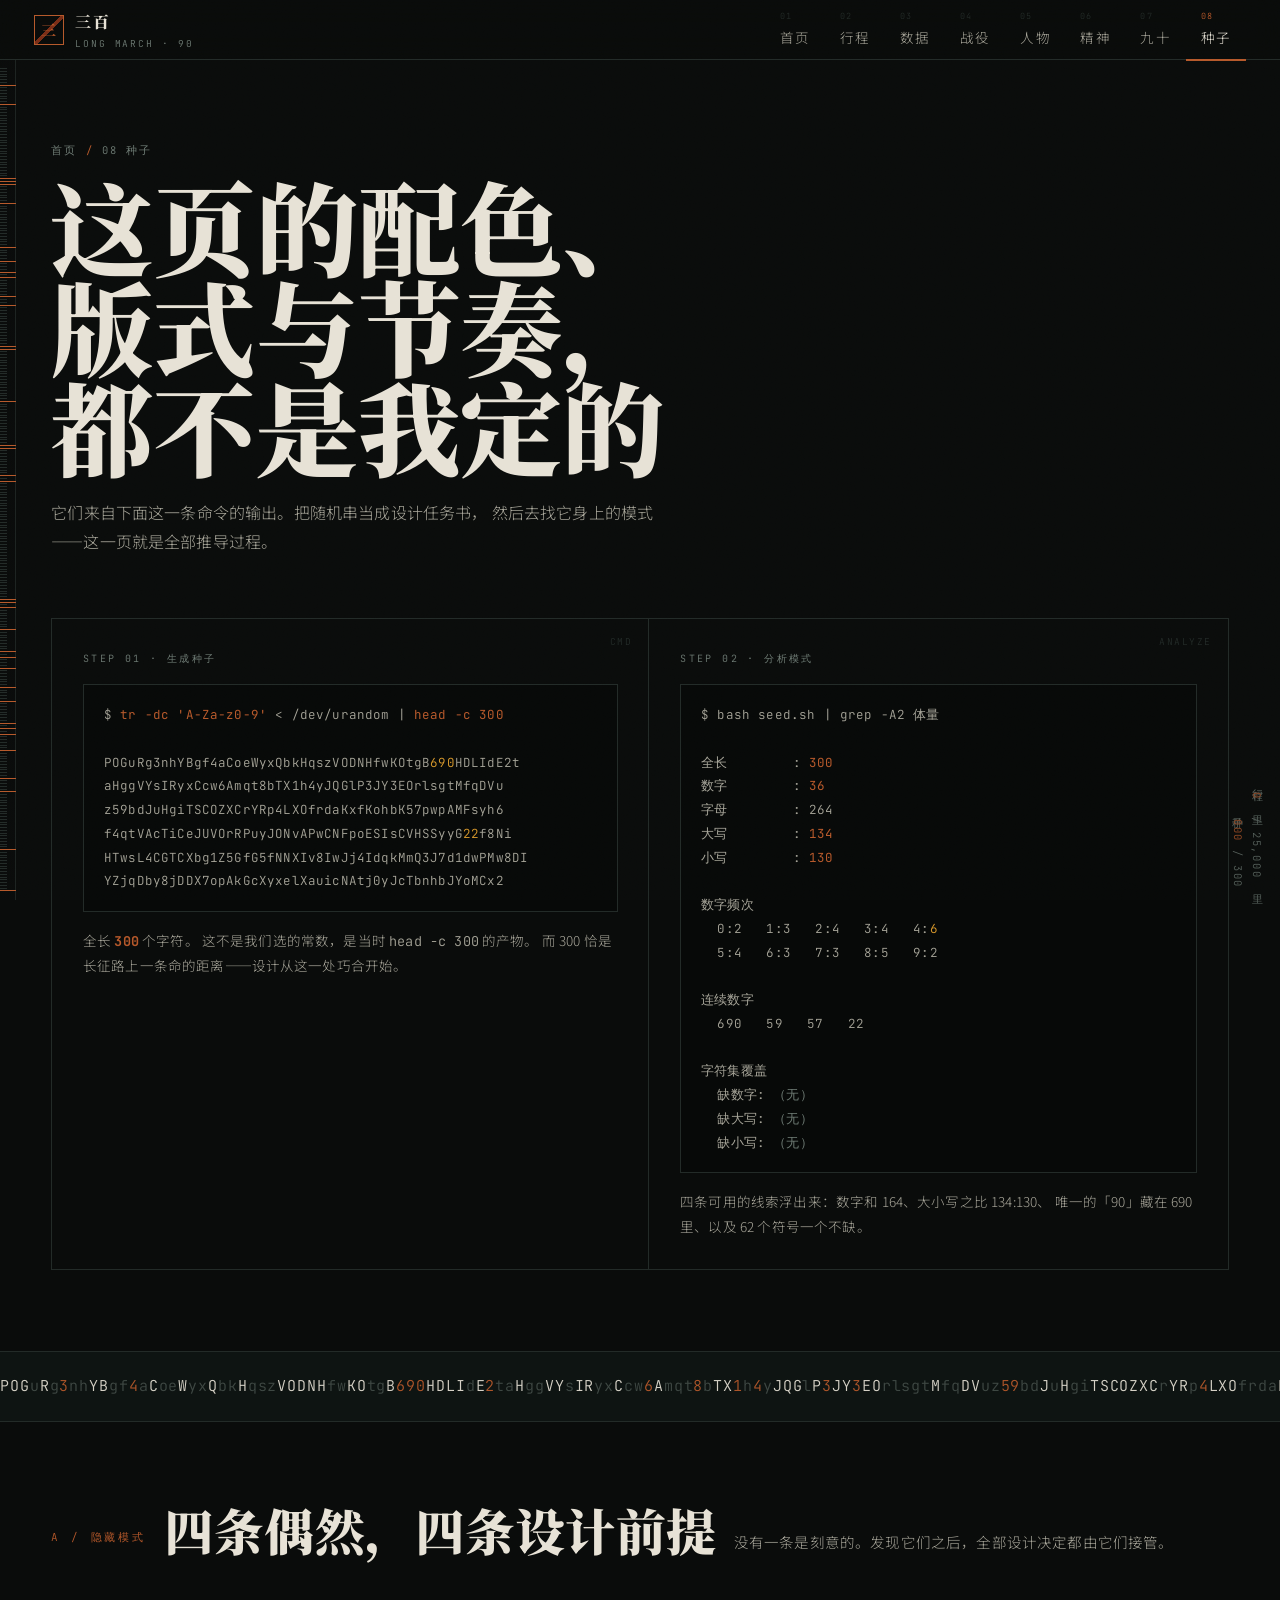
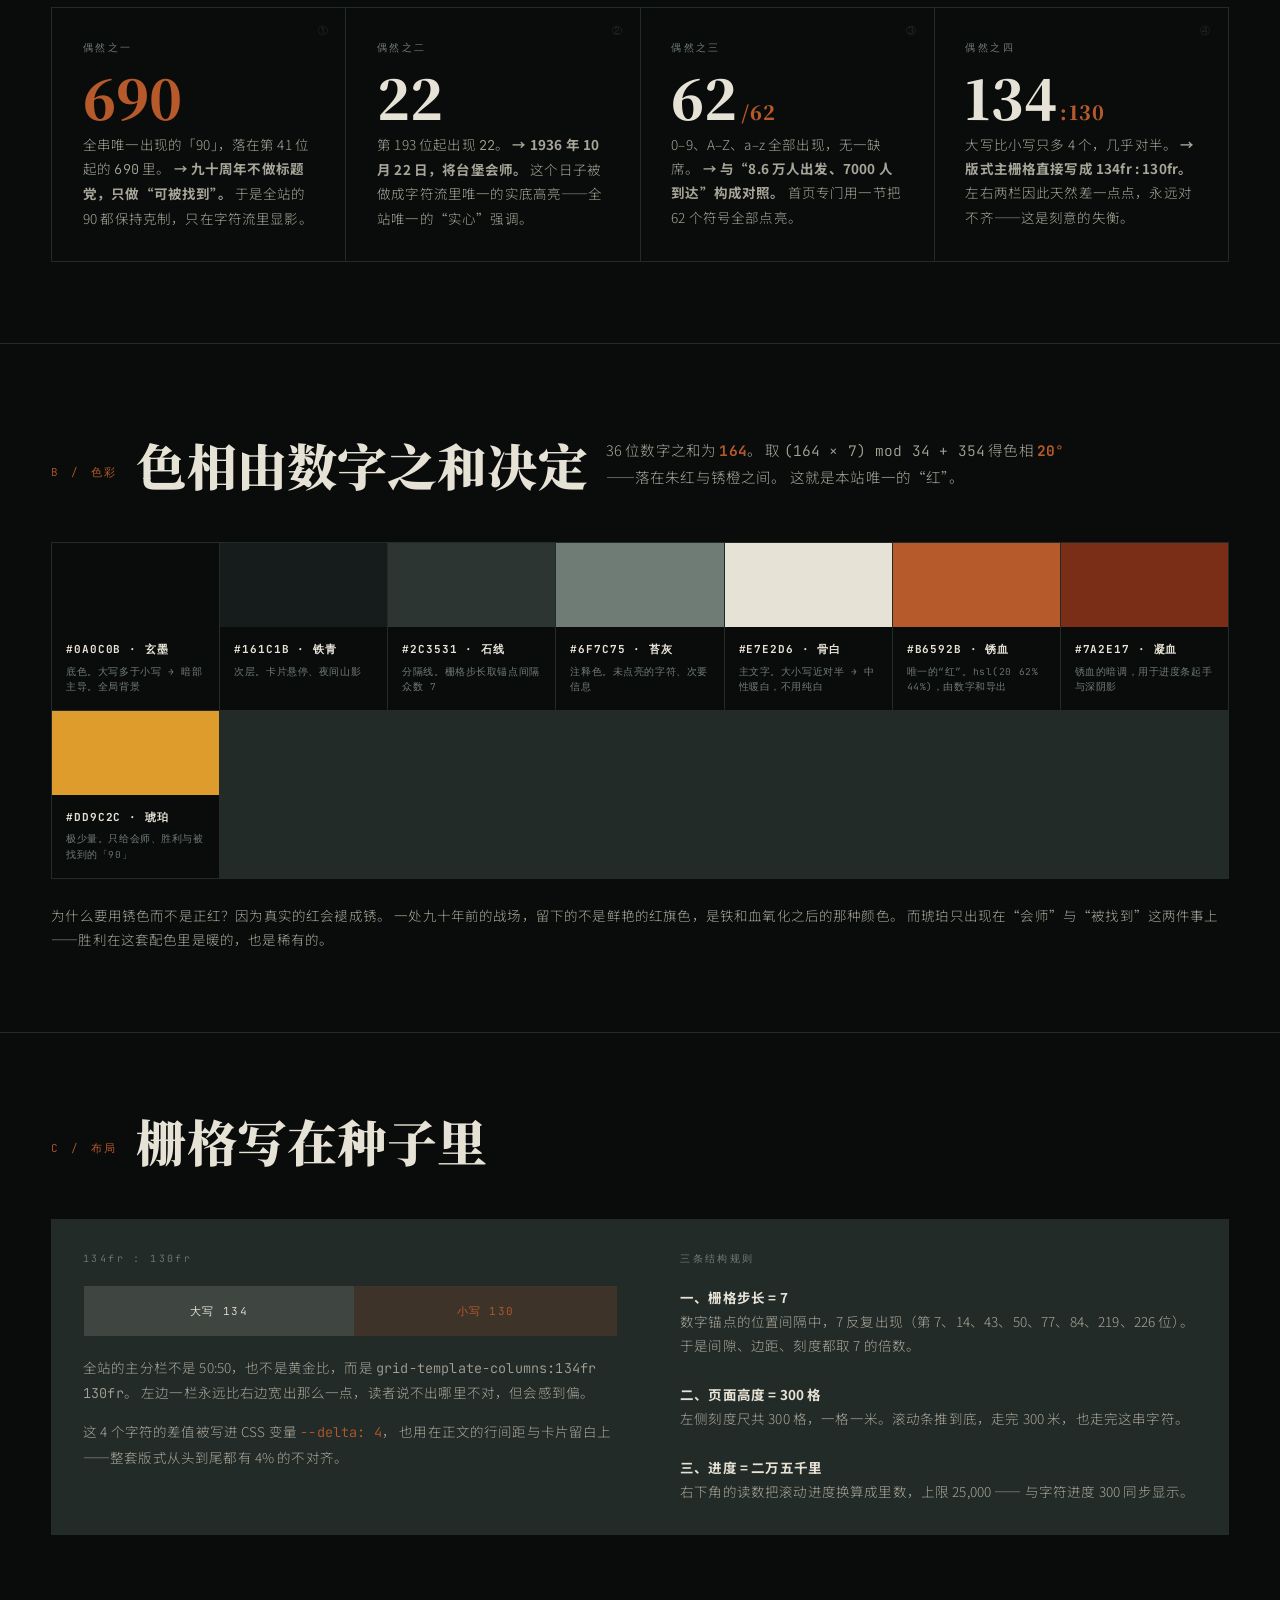
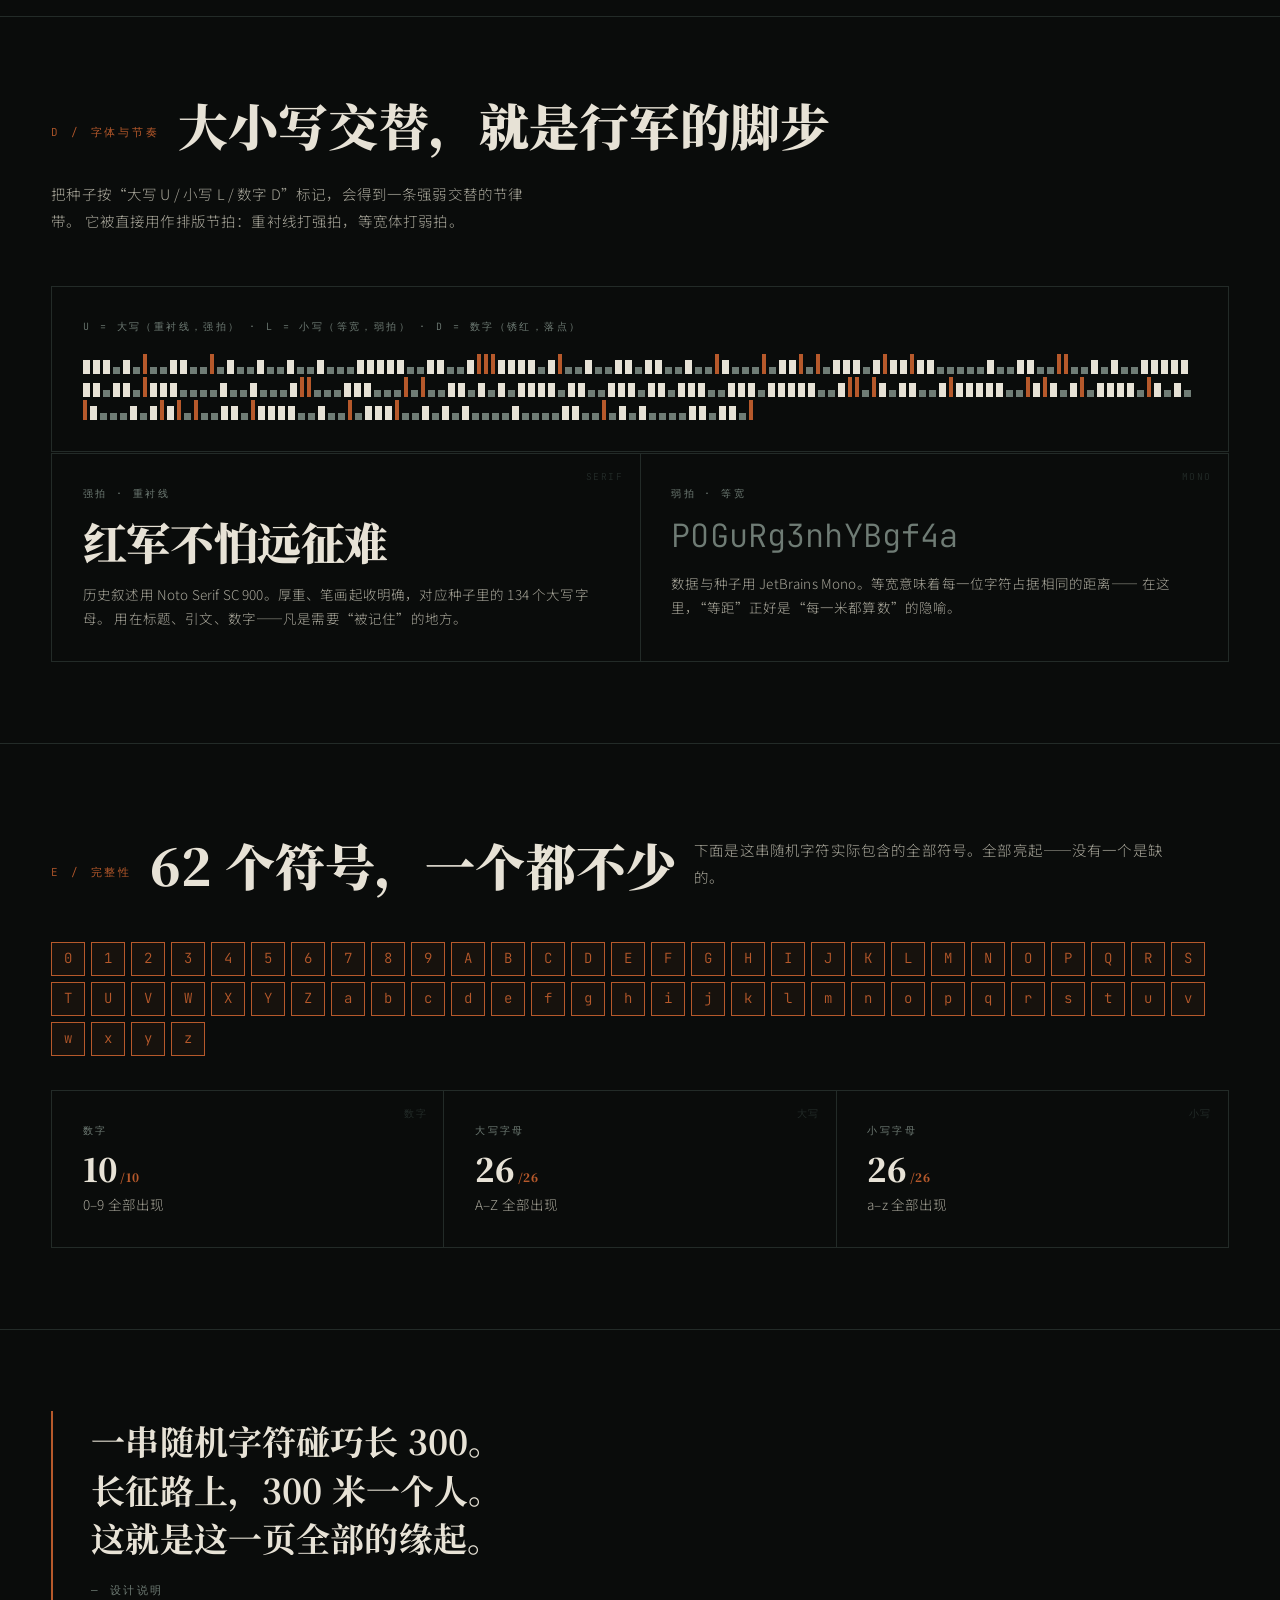
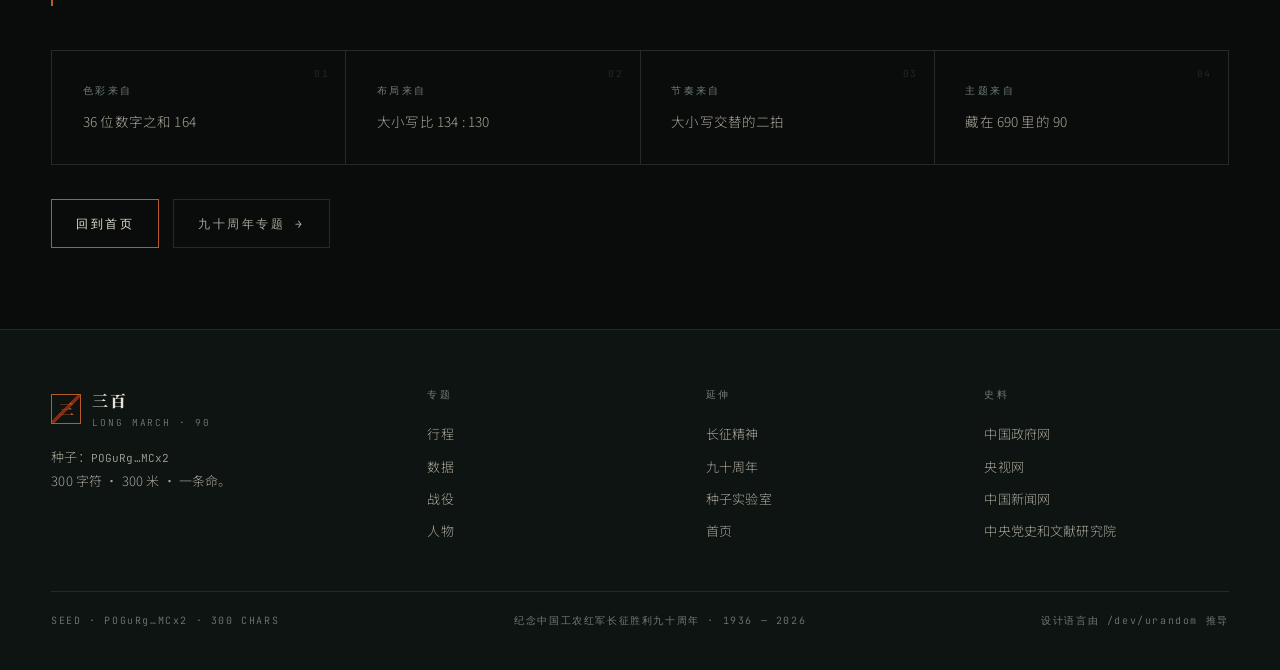
<file: seed.html>
<!DOCTYPE html>
<html lang="zh-CN">
<head>
<meta charset="UTF-8">
<meta name="viewport" content="width=device-width,initial-scale=1">
<title>种子 · 设计语言由随机数推导 — 三百</title>
<meta name="description" content="《三百》的设计语言推导过程：shell 生成 300 位随机字符，从长度、字符集完整性、大小写比例、数字锚点中提取色彩、布局、字体与节奏。">
<link rel="preconnect" href="https://fonts.googleapis.com">
<link rel="preconnect" href="https://fonts.gstatic.com" crossorigin>
<link href="https://fonts.googleapis.com/css2?family=Noto+Serif+SC:wght@400;700;900&family=Noto+Sans+SC:wght@300;400;500&family=JetBrains+Mono:wght@300;400;600&display=swap" rel="stylesheet">
<link rel="stylesheet" href="assets/css/site.css">
</head>
<body>

<div class="march-bar"></div>
<div class="march-readout"></div>
<div class="tick-rail" data-tick-rail aria-hidden="true"></div>

<header class="topbar">
  <a class="brand" href="index.html">
    <span class="brand-mark">三</span>
    <span><span class="brand-txt">三百</span><span class="brand-sub">LONG MARCH · 90</span></span>
  </a>
  <button class="nav-toggle" aria-label="展开导航">MENU</button>
  <nav class="nav">
    <a href="index.html"><i>01</i>首页</a>
    <a href="march.html"><i>02</i>行程</a>
    <a href="numbers.html"><i>03</i>数据</a>
    <a href="battles.html"><i>04</i>战役</a>
    <a href="figures.html"><i>05</i>人物</a>
    <a href="spirit.html"><i>06</i>精神</a>
    <a href="ninety.html"><i>07</i>九十</a>
    <a href="seed.html"><i>08</i>种子</a>
  </nav>
</header>

<section class="phead">
  <div class="wrap">
    <div class="crumb">首页 <b>/</b> 08 种子</div>
    <h1 class="phead-t">这页的配色、<br>版式与节奏，<br>都不是我定的</h1>
    <p class="phead-d">
      它们来自下面这一条命令的输出。把随机串当成设计任务书，
      然后去找它身上的模式——这一页就是全部推导过程。
    </p>
  </div>
</section>

<!-- ============================ 命令 ============================ -->
<section class="pad" style="padding-top:0">
  <div class="wrap">
    <div class="grid g-ul rv">
      <div class="cell" data-i="CMD">
        <div class="cell-k">STEP 01 · 生成种子</div>
        <pre class="code" style="margin-top:16px">$ <b>tr -dc 'A-Za-z0-9'</b> &lt; /dev/urandom | <b>head -c 300</b>

POGuRg3nhYBgf4aCoeWyxQbkHqszVODNHfwKOtgB<em>690</em>HDLIdE2t
aHggVYsIRyxCcw6Amqt8bTX1h4yJQGlP3JY3EOrlsgtMfqDVu
z59bdJuHgiTSCOZXCrYRp4LXOfrdaKxfKohbK57pwpAMFsyh6
f4qtVAcTiCeJUVOrRPuyJONvAPwCNFpoESIsCVHSSyyG<em>22</em>f8Ni
HTwsL4CGTCXbg1Z5GfG5fNNXIv8IwJj4IdqkMmQ3J7d1dwPMw8DI
YZjqDby8jDDX7opAkGcXyxelXauicNAtj0yJcTbnhbJYoMCx2</pre>
        <p class="cell-d" style="margin-top:16px">
          全长 <b class="mono" style="color:var(--blood)">300</b> 个字符。
          这不是我们选的常数，是当时 <span class="mono">head -c 300</span> 的产物。
          而 300 恰是长征路上一条命的距离——设计从这一处巧合开始。
        </p>
      </div>
      <div class="cell" data-i="ANALYZE">
        <div class="cell-k">STEP 02 · 分析模式</div>
        <pre class="code" style="margin-top:16px">$ bash seed.sh | grep -A2 体量

全长        : <b>300</b>
数字        : <b>36</b>
字母        : 264
大写        : <b>134</b>
小写        : <b>130</b>

数字频次
  0:2   1:3   2:4   3:4   4:<em>6</em>
  5:4   6:3   7:3   8:5   9:2

连续数字
  690   59   57   22

字符集覆盖
  缺数字: <i>（无）</i>
  缺大写: <i>（无）</i>
  缺小写: <i>（无）</i></pre>
        <p class="cell-d" style="margin-top:16px">
          四条可用的线索浮出来：数字和 164、大小写之比 134:130、
          唯一的「90」藏在 690 里、以及 62 个符号一个不缺。
        </p>
      </div>
    </div>
  </div>
</section>

<div class="rail-band"><div class="rail-strip" data-rail-strip="3" aria-hidden="true"></div></div>

<!-- ============================ 隐藏模式 ============================ -->
<section class="pad">
  <div class="wrap">
    <div class="sec-head rv">
      <span class="sec-no">A / 隐藏模式</span>
      <h2 class="sec-t">四条偶然，四条设计前提</h2>
      <p class="sec-d">没有一条是刻意的。发现它们之后，全部设计决定都由它们接管。</p>
    </div>

    <div class="grid g4 rv">
      <div class="cell" data-i="①">
        <div class="cell-k">偶然之一</div>
        <div class="cell-n" style="font-size:clamp(30px,4.4vw,54px);color:var(--blood)">690</div>
        <p class="cell-d">
          全串唯一出现的「90」，落在第 41 位起的 <span class="mono">690</span> 里。
          <b>→ 九十周年不做标题党，只做“可被找到”。</b>
          于是全站的 90 都保持克制，只在字符流里显影。
        </p>
      </div>
      <div class="cell" data-i="②">
        <div class="cell-k">偶然之二</div>
        <div class="cell-n" style="font-size:clamp(30px,4.4vw,54px)">22</div>
        <p class="cell-d">
          第 193 位起出现 <span class="mono">22</span>。
          <b>→ 1936 年 10 月 22 日，将台堡会师。</b>
          这个日子被做成字符流里唯一的实底高亮——全站唯一的“实心”强调。
        </p>
      </div>
      <div class="cell" data-i="③">
        <div class="cell-k">偶然之三</div>
        <div class="cell-n" style="font-size:clamp(30px,4.4vw,54px)">62<u>/62</u></div>
        <p class="cell-d">
          0–9、A–Z、a–z 全部出现，无一缺席。
          <b>→ 与“8.6 万人出发、7000 人到达”构成对照。</b>
          首页专门用一节把 62 个符号全部点亮。
        </p>
      </div>
      <div class="cell" data-i="④">
        <div class="cell-k">偶然之四</div>
        <div class="cell-n" style="font-size:clamp(30px,4.4vw,54px)">134<u>:130</u></div>
        <p class="cell-d">
          大写比小写只多 4 个，几乎对半。
          <b>→ 版式主栅格直接写成 134fr : 130fr。</b>
          左右两栏因此天然差一点点，永远对不齐——这是刻意的失衡。
        </p>
      </div>
    </div>
  </div>
</section>

<hr class="rule">

<!-- ============================ 色彩 ============================ -->
<section class="pad">
  <div class="wrap">
    <div class="sec-head rv">
      <span class="sec-no">B / 色彩</span>
      <h2 class="sec-t">色相由数字之和决定</h2>
      <p class="sec-d">
        36 位数字之和为 <b class="mono" style="color:var(--blood)">164</b>。
        取 <span class="mono">(164 × 7) mod 34 + 354</span> 得色相
        <b class="mono" style="color:var(--blood)">20°</b>——落在朱红与锈橙之间。
        这就是本站唯一的“红”。
      </p>
    </div>

    <div class="palette rv">
      <div class="sw"><div class="chip" style="background:#0A0C0B"></div>
        <div class="meta"><b>#0A0C0B · 玄墨</b><span>底色。大写多于小写 → 暗部主导。全局背景</span></div></div>
      <div class="sw"><div class="chip" style="background:#161C1B"></div>
        <div class="meta"><b>#161C1B · 铁青</b><span>次层。卡片悬停、夜间山影</span></div></div>
      <div class="sw"><div class="chip" style="background:#2C3531"></div>
        <div class="meta"><b>#2C3531 · 石线</b><span>分隔线。栅格步长取锚点间隔众数 7</span></div></div>
      <div class="sw"><div class="chip" style="background:#6F7C75"></div>
        <div class="meta"><b>#6F7C75 · 苔灰</b><span>注释色。未点亮的字符、次要信息</span></div></div>
      <div class="sw"><div class="chip" style="background:#E7E2D6"></div>
        <div class="meta"><b>#E7E2D6 · 骨白</b><span>主文字。大小写近对半 → 中性暖白，不用纯白</span></div></div>
      <div class="sw"><div class="chip" style="background:#B6592B"></div>
        <div class="meta"><b>#B6592B · 锈血</b><span>唯一的“红”。hsl(20 62% 44%)，由数字和导出</span></div></div>
      <div class="sw"><div class="chip" style="background:#7A2E17"></div>
        <div class="meta"><b>#7A2E17 · 凝血</b><span>锈血的暗调，用于进度条起手与深阴影</span></div></div>
      <div class="sw"><div class="chip" style="background:#DD9C2C"></div>
        <div class="meta"><b>#DD9C2C · 琥珀</b><span>极少量。只给会师、胜利与被找到的「90」</span></div></div>
    </div>

    <p class="cell-d rv d1" style="margin-top:24px">
      为什么要用锈色而不是正红？因为真实的红会褪成锈。
      一处九十年前的战场，留下的不是鲜艳的红旗色，是铁和血氧化之后的那种颜色。
      而琥珀只出现在“会师”与“被找到”这两件事上——胜利在这套配色里是暖的，也是稀有的。
    </p>
  </div>
</section>

<hr class="rule">

<!-- ============================ 布局 ============================ -->
<section class="pad">
  <div class="wrap">
    <div class="sec-head rv">
      <span class="sec-no">C / 布局</span>
      <h2 class="sec-t">栅格写在种子里</h2>
    </div>

    <div class="grid g-ul rv">
      <div class="cell" style="background:transparent">
        <div class="cell-k">134fr : 130fr</div>
        <div class="ratio" style="margin-top:16px">
          <div class="l">大写 134</div>
          <div class="r">小写 130</div>
        </div>
        <p class="cell-d" style="margin-top:18px">
          全站的主分栏不是 50:50，也不是黄金比，而是 <span class="mono">grid-template-columns:134fr 130fr</span>。
          左边一栏永远比右边宽出那么一点，读者说不出哪里不对，但会感到偏。
        </p>
        <p class="cell-d" style="margin-top:14px">
          这 4 个字符的差值被写进 CSS 变量 <span class="mono" style="color:var(--blood)">--delta: 4</span>，
          也用在正文的行间距与卡片留白上——整套版式从头到尾都有 4% 的不对齐。
        </p>
      </div>
      <div class="cell" style="background:transparent">
        <div class="cell-k">三条结构规则</div>
        <p class="cell-d" style="margin-top:16px">
          <b style="color:var(--bone)">一、栅格步长 = 7</b><br>
          数字锚点的位置间隔中，7 反复出现（第 7、14、43、50、77、84、219、226 位）。
          于是间隙、边距、刻度都取 7 的倍数。<br><br>
          <b style="color:var(--bone)">二、页面高度 = 300 格</b><br>
          左侧刻度尺共 300 格，一格一米。滚动条推到底，走完 300 米，也走完这串字符。<br><br>
          <b style="color:var(--bone)">三、进度 = 二万五千里</b><br>
          右下角的读数把滚动进度换算成里数，上限 25,000 —— 与字符进度 300 同步显示。
        </p>
      </div>
    </div>
  </div>
</section>

<hr class="rule">

<!-- ============================ 字体与节奏 ============================ -->
<section class="pad">
  <div class="wrap">
    <div class="sec-head rv">
      <span class="sec-no">D / 字体与节奏</span>
      <h2 class="sec-t">大小写交替，就是行军的脚步</h2>
      <p class="sec-d">
        把种子按“大写 U / 小写 L / 数字 D”标记，会得到一条强弱交替的节律带。
        它被直接用作排版节拍：重衬线打强拍，等宽体打弱拍。
      </p>
    </div>

    <div class="cell rv" style="border:1px solid var(--rail)">
      <div class="cell-k">U = 大写（重衬线，强拍） · L = 小写（等宽，弱拍） · D = 数字（锈红，落点）</div>
      <div class="rhythm" style="margin-top:18px" id="rhythm"></div>
    </div>

    <div class="grid g2 rv d1" style="margin-top:1px">
      <div class="cell" data-i="SERIF">
        <div class="cell-k">强拍 · 重衬线</div>
        <div class="serif" style="font-size:clamp(26px,4vw,44px);margin-top:12px;line-height:1.2">红军不怕远征难</div>
        <p class="cell-d" style="margin-top:14px">
          历史叙述用 Noto Serif SC 900。厚重、笔画起收明确，对应种子里的 134 个大写字母。
          用在标题、引文、数字——凡是需要“被记住”的地方。
        </p>
      </div>
      <div class="cell" data-i="MONO">
        <div class="cell-k">弱拍 · 等宽</div>
        <div class="mono" style="font-size:clamp(20px,3vw,32px);margin-top:12px;line-height:1.3;color:var(--mono)">POGuRg3nhYBgf4a</div>
        <p class="cell-d" style="margin-top:14px">
          数据与种子用 JetBrains Mono。等宽意味着每一位字符占据相同的距离——
          在这里，“等距”正好是“每一米都算数”的隐喻。
        </p>
      </div>
    </div>
  </div>
</section>

<hr class="rule">

<!-- ============================ 阿尔法表 ============================ -->
<section class="pad">
  <div class="wrap">
    <div class="sec-head rv">
      <span class="sec-no">E / 完整性</span>
      <h2 class="sec-t">62 个符号，一个都不少</h2>
      <p class="sec-d">下面是这串随机字符实际包含的全部符号。全部亮起——没有一个是缺的。</p>
    </div>
    <div class="charset rv d1" data-charset></div>
    <div class="grid g3 rv d2" style="margin-top:34px">
      <div class="cell" data-i="数字"><div class="cell-k">数字</div><div class="cell-n" style="font-size:32px">10<u>/10</u></div><p class="cell-d">0–9 全部出现</p></div>
      <div class="cell" data-i="大写"><div class="cell-k">大写字母</div><div class="cell-n" style="font-size:32px">26<u>/26</u></div><p class="cell-d">A–Z 全部出现</p></div>
      <div class="cell" data-i="小写"><div class="cell-k">小写字母</div><div class="cell-n" style="font-size:32px">26<u>/26</u></div><p class="cell-d">a–z 全部出现</p></div>
    </div>
  </div>
</section>

<hr class="rule">

<!-- ============================ 结语 ============================ -->
<section class="pad">
  <div class="wrap">
    <div class="rv">
      <blockquote class="quote">
        <p>一串随机字符碰巧长 300。<br>长征路上，300 米一个人。<br>这就是这一页全部的缘起。</p>
        <cite>— 设计说明</cite>
      </blockquote>
    </div>
    <div class="grid g4 rv d1" style="margin-top:44px">
      <div class="cell" data-i="01"><div class="cell-k">色彩来自</div><p class="cell-d">36 位数字之和 164</p></div>
      <div class="cell" data-i="02"><div class="cell-k">布局来自</div><p class="cell-d">大小写比 134 : 130</p></div>
      <div class="cell" data-i="03"><div class="cell-k">节奏来自</div><p class="cell-d">大小写交替的二拍</p></div>
      <div class="cell" data-i="04"><div class="cell-k">主题来自</div><p class="cell-d">藏在 690 里的 90</p></div>
    </div>
    <div class="rv d2" style="margin-top:34px;display:flex;gap:14px;flex-wrap:wrap">
      <a class="btn" href="index.html">回到首页</a>
      <a class="btn ghost" href="ninety.html">九十周年专题 →</a>
    </div>
  </div>
</section>

<footer class="foot">
  <div class="wrap">
    <div class="foot-grid">
      <div>
        <div class="brand" style="margin-bottom:14px">
          <span class="brand-mark">三</span>
          <span><span class="brand-txt">三百</span><span class="brand-sub">LONG MARCH · 90</span></span>
        </div>
        <p class="cell-d" style="max-width:34ch;font-size:13px">
          种子：<span class="mono" style="font-size:11px">POGuRg…MCx2</span><br>300 字符 · 300 米 · 一条命。
        </p>
      </div>
      <div><h5>专题</h5><a href="march.html">行程</a><a href="numbers.html">数据</a><a href="battles.html">战役</a><a href="figures.html">人物</a></div>
      <div><h5>延伸</h5><a href="spirit.html">长征精神</a><a href="ninety.html">九十周年</a><a href="seed.html">种子实验室</a><a href="index.html">首页</a></div>
      <div><h5>史料</h5><a href="https://www.gov.cn/" target="_blank" rel="noopener">中国政府网</a><a href="https://www.cctv.com/" target="_blank" rel="noopener">央视网</a><a href="https://www.chinanews.com.cn/" target="_blank" rel="noopener">中国新闻网</a><a href="http://www.dswxyjy.org.cn/" target="_blank" rel="noopener">中央党史和文献研究院</a></div>
    </div>
    <div class="foot-bot">
      <span>SEED · POGuRg…MCx2 · 300 CHARS</span>
      <span>纪念中国工农红军长征胜利九十周年 · 1936 — 2026</span>
      <span>设计语言由 /dev/urandom 推导</span>
    </div>
  </div>
</footer>

<script src="assets/js/site.js"></script>
<script>
/* 节奏带：把种子的 U/L/D 序列可视化 */
(function(){
  var host = document.getElementById('rhythm');
  if (!host) return;
  var S = '[base64]';
  var frag = document.createDocumentFragment();
  for (var i = 0; i < S.length; i++) {
    var c = S[i], k;
    if (c >= '0' && c <= '9') k = 'D';
    else if (c >= 'A' && c <= 'Z') k = 'U';
    else k = 'L';
    var e = document.createElement('i');
    e.className = k;
    frag.appendChild(e);
  }
  host.appendChild(frag);
})();
</script>
</body>
</html>
</file>
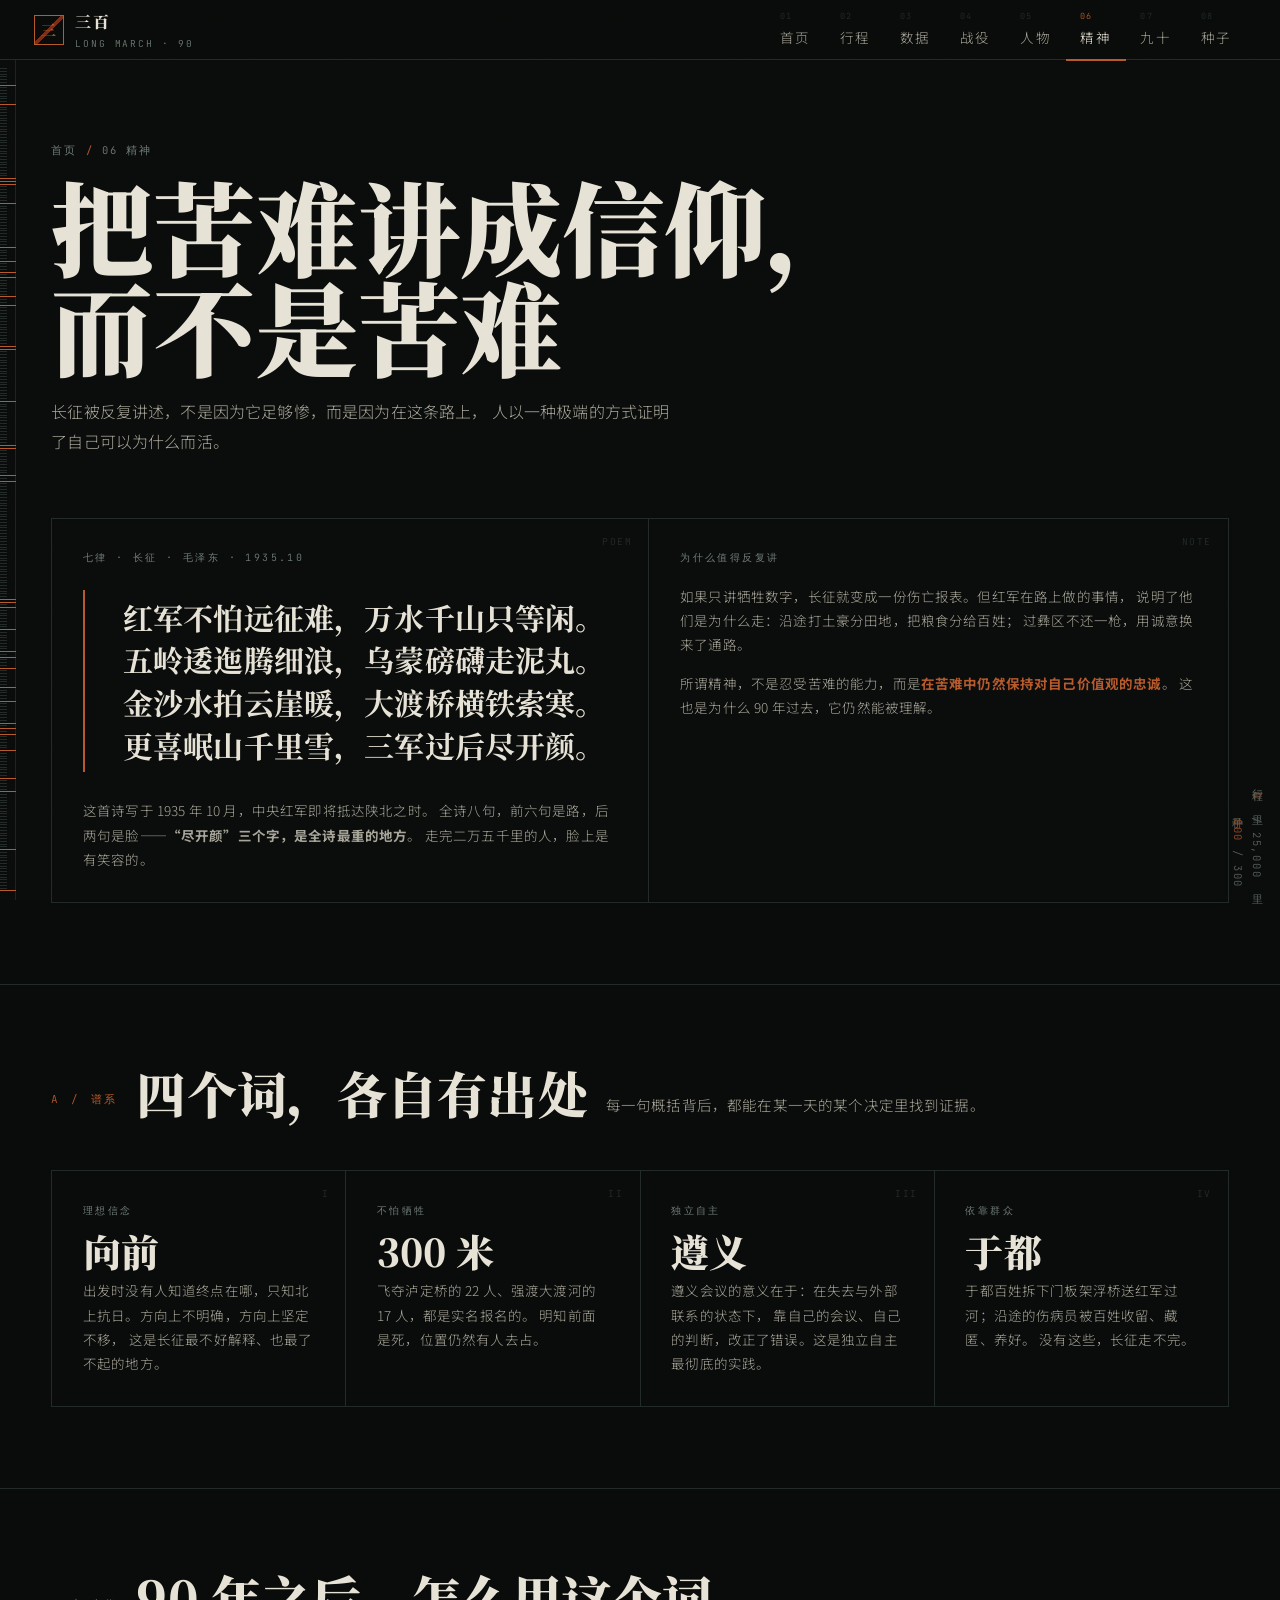
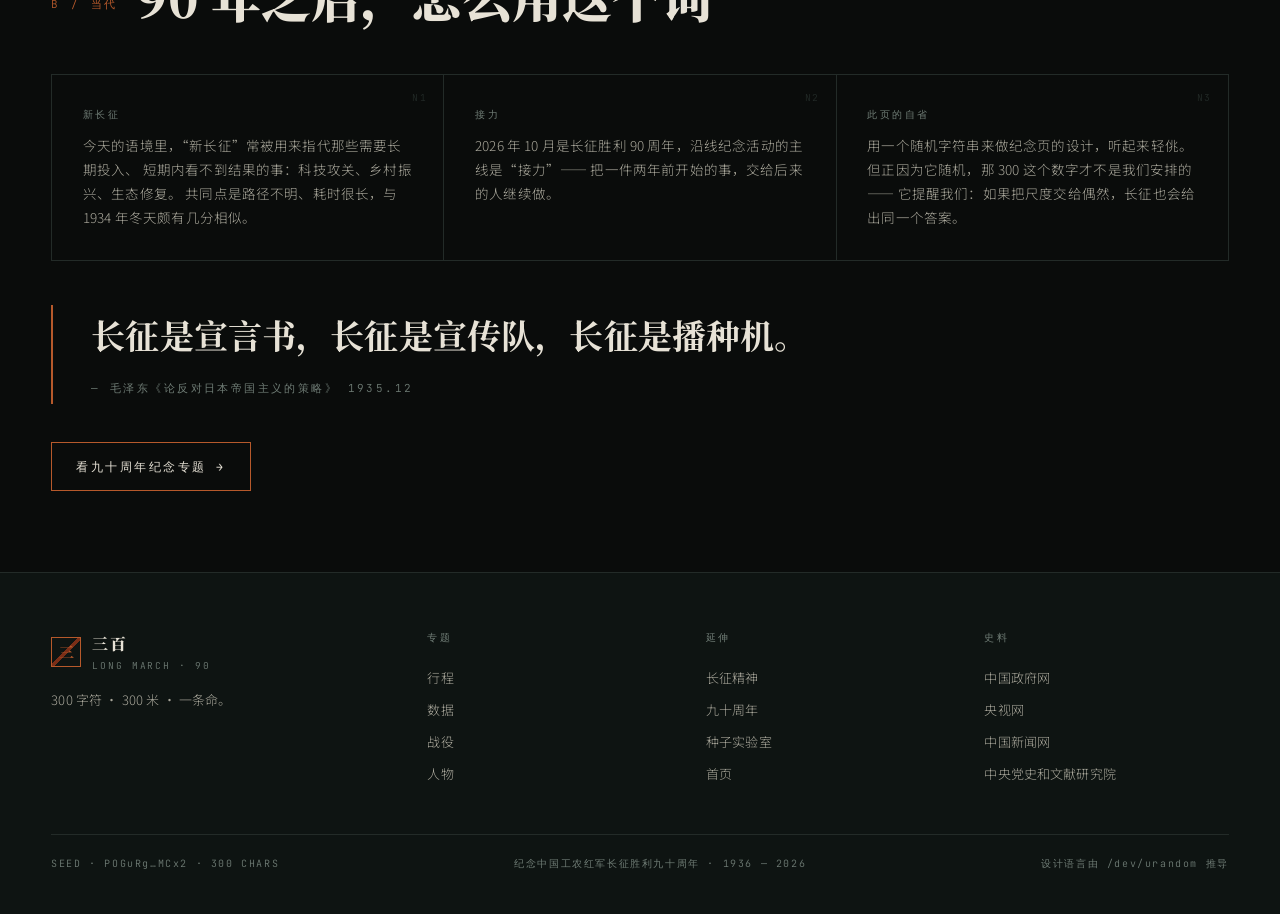
<file: spirit.html>
<!DOCTYPE html>
<html lang="zh-CN">
<head>
<meta charset="UTF-8">
<meta name="viewport" content="width=device-width,initial-scale=1">
<title>精神 · 把苦难讲成信仰 — 三百</title>
<meta name="description" content="长征精神：理想信念、不怕牺牲、独立自主、依靠群众。毛泽东《七律·长征》与长征精神的当代意义。">
<link rel="preconnect" href="https://fonts.googleapis.com">
<link rel="preconnect" href="https://fonts.gstatic.com" crossorigin>
<link href="https://fonts.googleapis.com/css2?family=Noto+Serif+SC:wght@400;700;900&family=Noto+Sans+SC:wght@300;400;500&family=JetBrains+Mono:wght@300;400;600&display=swap" rel="stylesheet">
<link rel="stylesheet" href="assets/css/site.css">
</head>
<body>

<div class="march-bar"></div>
<div class="march-readout"></div>
<div class="tick-rail" data-tick-rail aria-hidden="true"></div>

<header class="topbar">
  <a class="brand" href="index.html">
    <span class="brand-mark">三</span>
    <span><span class="brand-txt">三百</span><span class="brand-sub">LONG MARCH · 90</span></span>
  </a>
  <button class="nav-toggle" aria-label="展开导航">MENU</button>
  <nav class="nav">
    <a href="index.html"><i>01</i>首页</a>
    <a href="march.html"><i>02</i>行程</a>
    <a href="numbers.html"><i>03</i>数据</a>
    <a href="battles.html"><i>04</i>战役</a>
    <a href="figures.html"><i>05</i>人物</a>
    <a href="spirit.html"><i>06</i>精神</a>
    <a href="ninety.html"><i>07</i>九十</a>
    <a href="seed.html"><i>08</i>种子</a>
  </nav>
</header>

<section class="phead">
  <div class="wrap">
    <div class="crumb">首页 <b>/</b> 06 精神</div>
    <h1 class="phead-t">把苦难讲成信仰，<br>而不是苦难</h1>
    <p class="phead-d">
      长征被反复讲述，不是因为它足够惨，而是因为在这条路上，
      人以一种极端的方式证明了自己可以为什么而活。
    </p>
  </div>
</section>

<!-- ============================ 诗 ============================ -->
<section class="pad" style="padding-top:0">
  <div class="wrap">
    <div class="grid g-ul rv">
      <div class="cell" data-i="POEM">
        <div class="cell-k">七律 · 长征 · 毛泽东 · 1935.10</div>
        <blockquote class="quote" style="margin-top:22px">
          <p style="font-size:clamp(17px,2.5vw,30px)">
            红军不怕远征难，万水千山只等闲。<br>
            五岭逶迤腾细浪，乌蒙磅礴走泥丸。<br>
            金沙水拍云崖暖，大渡桥横铁索寒。<br>
            更喜岷山千里雪，三军过后尽开颜。
          </p>
        </blockquote>
        <p class="cell-d" style="margin-top:26px">
          这首诗写于 1935 年 10 月，中央红军即将抵达陕北之时。
          全诗八句，前六句是路，后两句是脸——<b>“尽开颜”三个字，是全诗最重的地方</b>。
          走完二万五千里的人，脸上是有笑容的。
        </p>
      </div>
      <div class="cell" data-i="NOTE">
        <div class="cell-k">为什么值得反复讲</div>
        <p class="cell-d" style="margin-top:16px">
          如果只讲牺牲数字，长征就变成一份伤亡报表。但红军在路上做的事情，
          说明了他们是为什么走：沿途打土豪分田地，把粮食分给百姓；
          过彝区不还一枪，用诚意换来了通路。
        </p>
        <p class="cell-d" style="margin-top:14px">
          所谓精神，不是忍受苦难的能力，而是<b style="color:var(--blood)">在苦难中仍然保持对自己价值观的忠诚</b>。
          这也是为什么 90 年过去，它仍然能被理解。
        </p>
      </div>
    </div>
  </div>
</section>

<hr class="rule">

<!-- ============================ 四个维度 ============================ -->
<section class="pad">
  <div class="wrap">
    <div class="sec-head rv">
      <span class="sec-no">A / 谱系</span>
      <h2 class="sec-t">四个词，各自有出处</h2>
      <p class="sec-d">每一句概括背后，都能在某一天的某个决定里找到证据。</p>
    </div>

    <div class="grid g4 rv">
      <div class="cell" data-i="I">
        <div class="cell-k">理想信念</div>
        <div class="cell-n" style="font-size:clamp(26px,3vw,38px)">向前</div>
        <p class="cell-d">
          出发时没有人知道终点在哪，只知北上抗日。方向上不明确，方向上坚定不移，
          这是长征最不好解释、也最了不起的地方。
        </p>
      </div>
      <div class="cell" data-i="II">
        <div class="cell-k">不怕牺牲</div>
        <div class="cell-n" style="font-size:clamp(26px,3vw,38px)">300 米</div>
        <p class="cell-d">
          飞夺泸定桥的 22 人、强渡大渡河的 17 人，都是实名报名的。
          明知前面是死，位置仍然有人去占。
        </p>
      </div>
      <div class="cell" data-i="III">
        <div class="cell-k">独立自主</div>
        <div class="cell-n" style="font-size:clamp(26px,3vw,38px)">遵义</div>
        <p class="cell-d">
          遵义会议的意义在于：在失去与外部联系的状态下，
          靠自己的会议、自己的判断，改正了错误。这是独立自主最彻底的实践。
        </p>
      </div>
      <div class="cell" data-i="IV">
        <div class="cell-k">依靠群众</div>
        <div class="cell-n" style="font-size:clamp(26px,3vw,38px)">于都</div>
        <p class="cell-d">
          于都百姓拆下门板架浮桥送红军过河；沿途的伤病员被百姓收留、藏匿、养好。
          没有这些，长征走不完。
        </p>
      </div>
    </div>
  </div>
</section>

<hr class="rule">

<!-- ============================ 今天 ============================ -->
<section class="pad">
  <div class="wrap">
    <div class="sec-head rv">
      <span class="sec-no">B / 当代</span>
      <h2 class="sec-t">90 年之后，怎么用这个词</h2>
    </div>
    <div class="grid g3 rv">
      <div class="cell" data-i="N1">
        <div class="cell-k">新长征</div>
        <p class="cell-d">
          今天的语境里，“新长征”常被用来指代那些需要长期投入、
          短期内看不到结果的事：科技攻关、乡村振兴、生态修复。
          共同点是路径不明、耗时很长，与 1934 年冬天颇有几分相似。
        </p>
      </div>
      <div class="cell" data-i="N2">
        <div class="cell-k">接力</div>
        <p class="cell-d">
          2026 年 10 月是长征胜利 90 周年，沿线纪念活动的主线是“接力”——
          把一件两年前开始的事，交给后来的人继续做。
        </p>
      </div>
      <div class="cell" data-i="N3">
        <div class="cell-k">此页的自省</div>
        <p class="cell-d">
          用一个随机字符串来做纪念页的设计，听起来轻佻。
          但正因为它随机，那 300 这个数字才不是我们安排的——
          它提醒我们：如果把尺度交给偶然，长征也会给出同一个答案。
        </p>
      </div>
    </div>

    <div class="rv d1" style="margin-top:44px">
      <blockquote class="quote">
        <p>长征是宣言书，长征是宣传队，长征是播种机。</p>
        <cite>— 毛泽东《论反对日本帝国主义的策略》 1935.12</cite>
      </blockquote>
    </div>

    <div class="rv d2" style="margin-top:38px">
      <a class="btn" href="ninety.html">看九十周年纪念专题 →</a>
    </div>
  </div>
</section>

<footer class="foot">
  <div class="wrap">
    <div class="foot-grid">
      <div>
        <div class="brand" style="margin-bottom:14px">
          <span class="brand-mark">三</span>
          <span><span class="brand-txt">三百</span><span class="brand-sub">LONG MARCH · 90</span></span>
        </div>
        <p class="cell-d" style="max-width:34ch;font-size:13px">300 字符 · 300 米 · 一条命。</p>
      </div>
      <div><h5>专题</h5><a href="march.html">行程</a><a href="numbers.html">数据</a><a href="battles.html">战役</a><a href="figures.html">人物</a></div>
      <div><h5>延伸</h5><a href="spirit.html">长征精神</a><a href="ninety.html">九十周年</a><a href="seed.html">种子实验室</a><a href="index.html">首页</a></div>
      <div><h5>史料</h5><a href="https://www.gov.cn/" target="_blank" rel="noopener">中国政府网</a><a href="https://www.cctv.com/" target="_blank" rel="noopener">央视网</a><a href="https://www.chinanews.com.cn/" target="_blank" rel="noopener">中国新闻网</a><a href="http://www.dswxyjy.org.cn/" target="_blank" rel="noopener">中央党史和文献研究院</a></div>
    </div>
    <div class="foot-bot">
      <span>SEED · POGuRg…MCx2 · 300 CHARS</span>
      <span>纪念中国工农红军长征胜利九十周年 · 1936 — 2026</span>
      <span>设计语言由 /dev/urandom 推导</span>
    </div>
  </div>
</footer>

<script src="assets/js/site.js"></script>
</body>
</html>
</file>
<file: assets/css/site.css>
/* ==========================================================================
   《三百》— 纪念红军长征胜利 90 周年
   设计语言由 shell 随机串推导，见 derive.sh / seed.txt
   种子长 300 —— 恰是长征途中"平均每 300 米就有一名红军牺牲"的尺度
   ========================================================================== */

:root{
  /* —— 色彩：由种子推导（36 位数字之和 164 → 色相 20 / 38）—— */
  --ink:        #0A0C0B;
  --ink-2:      #0E1412;
  --steel:      #161C1B;
  --rail:       #232B28;
  --line:       #2C3531;
  --mono:       #6F7C75;
  --bone:       #E7E2D6;
  --bone-dim:   #A7A599;
  --blood:      #B6592B;
  --blood-deep: #7A2E17;
  --ember:      #DD9C2C;

  /* —— 结构：由种子推导 —— */
  --delta: 4;          /* 大写 134 − 小写 130 = 4，全站不对称偏移量 */
  --grid: 7px;         /* 数字锚点间隔众数 = 7 */
  --len: 300;          /* 字符串长度 300 = 长征每 300 米一名牺牲 */

  --maxw: 1360px;
  --nav-h: 60px;

  --serif: "Noto Serif SC","Source Han Serif SC","Songti SC","STSong",SimSun,serif;
  --sans:  "Noto Sans SC","Source Han Sans SC","PingFang SC","Microsoft YaHei",sans-serif;
  --code:  "JetBrains Mono","SFMono-Regular",Consolas,"Liberation Mono",monospace;
}

*,*::before,*::after{box-sizing:border-box}
html{-webkit-text-size-adjust:100%;scroll-behavior:smooth}
body{
  margin:0;background:var(--ink);color:var(--bone);
  font-family:var(--sans);font-weight:300;
  font-size:16px;line-height:1.85;
  letter-spacing:.01em;
  overflow-x:hidden;
  text-rendering:optimizeLegibility;
  -webkit-font-smoothing:antialiased;
}
/* 颗粒：档案/现场质感，替代廉价的红色渐变 */
body::after{
  content:"";position:fixed;inset:0;z-index:9998;pointer-events:none;opacity:.05;
  background-image:url("data:image/svg+xml,%3Csvg xmlns='http://www.w3.org/2000/svg' width='200' height='200'%3E%3Cfilter id='n'%3E%3CfeTurbulence type='fractalNoise' baseFrequency='.85' numOctaves='4' stitchTiles='stitch'/%3E%3C/filter%3E%3Crect width='100%25' height='100%25' filter='url(%23n)'/%3E%3C/svg%3E");
  mix-blend-mode:overlay;
}
img,svg{max-width:100%;display:block}
a{color:inherit;text-decoration:none}
::selection{background:var(--blood);color:var(--bone)}

::-webkit-scrollbar{width:10px;height:10px}
::-webkit-scrollbar-track{background:var(--ink-2)}
::-webkit-scrollbar-thumb{background:var(--rail);border:2px solid var(--ink-2)}
::-webkit-scrollbar-thumb:hover{background:var(--blood-deep)}

/* ============================ 字体工具 ============================ */
.serif{font-family:var(--serif);font-weight:900;letter-spacing:-.01em}
.mono{font-family:var(--code)}
.eyebrow{
  font-family:var(--code);font-size:11px;letter-spacing:.34em;
  text-transform:uppercase;color:var(--mono);
}
.eyebrow b{color:var(--blood);font-weight:400}

/* ============================ 行军进度条 ============================ */
.march-bar{
  position:fixed;top:0;left:0;right:0;height:2px;z-index:9999;
  background:linear-gradient(90deg,var(--blood-deep),var(--blood) 60%,var(--ember));
  transform-origin:0 50%;transform:scaleX(0);
}
.march-readout{
  position:fixed;right:14px;bottom:12px;z-index:9997;
  font-family:var(--code);font-size:10.5px;letter-spacing:.16em;
  color:var(--mono);opacity:.75;pointer-events:none;
  writing-mode:vertical-rl;text-orientation:mixed;text-align:right;
}
.march-readout b{color:var(--blood);font-weight:400}

/* ============================ 顶部导航 ============================ */
.topbar{
  position:fixed;top:0;left:0;right:0;z-index:9990;height:var(--nav-h);
  display:flex;align-items:center;gap:20px;
  padding:0 clamp(14px,3vw,34px);
  background:rgba(10,12,11,.72);
  backdrop-filter:blur(14px) saturate(120%);
  -webkit-backdrop-filter:blur(14px) saturate(120%);
  border-bottom:1px solid var(--rail);
  transition:transform .4s cubic-bezier(.2,.8,.2,1);
}
.topbar.hide{transform:translateY(-100%)}
.brand{display:flex;align-items:center;gap:11px;flex:0 0 auto}
.brand-mark{
  width:30px;height:30px;display:grid;place-items:center;
  border:1px solid var(--blood);color:var(--blood);
  font-family:var(--serif);font-weight:900;font-size:15px;
  background:
    linear-gradient(135deg,transparent 46%,var(--blood-deep) 46%,var(--blood-deep) 54%,transparent 54%);
}
.brand-txt{font-family:var(--serif);font-weight:900;font-size:16px;letter-spacing:.12em}
.brand-sub{font-family:var(--code);font-size:9.5px;letter-spacing:.2em;color:var(--mono);display:block;margin-top:-2px}

.nav{display:flex;align-items:stretch;gap:0;margin-left:auto;height:var(--nav-h)}
.nav a{
  position:relative;display:flex;flex-direction:column;justify-content:center;
  padding:0 clamp(9px,1.15vw,17px);
  font-size:13.5px;letter-spacing:.1em;color:var(--bone-dim);
  transition:color .25s,background .25s;
}
.nav a i{
  font-family:var(--code);font-style:normal;font-size:8.5px;
  letter-spacing:.14em;color:var(--rail);transition:color .25s;
}
.nav a:hover{color:var(--bone);background:rgba(182,89,43,.07)}
.nav a:hover i{color:var(--blood)}
.nav a.on{color:var(--bone)}
.nav a.on i{color:var(--blood)}
.nav a.on::after{
  content:"";position:absolute;left:0;right:0;bottom:-1px;height:2px;background:var(--blood);
}
.nav-toggle{
  display:none;margin-left:auto;background:none;border:1px solid var(--rail);
  color:var(--bone);font-family:var(--code);font-size:11px;letter-spacing:.2em;
  padding:8px 12px;cursor:pointer;
}

/* ============================ 通用版心 ============================ */
.wrap{max-width:var(--maxw);margin:0 auto;padding:0 clamp(16px,4vw,54px)}
section{position:relative}
.pad{padding:clamp(64px,9vh,132px) 0}
.rule{height:1px;background:var(--rail);border:0;margin:0}

.sec-head{display:flex;align-items:flex-end;gap:18px;flex-wrap:wrap;margin-bottom:clamp(28px,4vw,52px)}
.sec-no{
  font-family:var(--code);font-size:11px;color:var(--blood);
  letter-spacing:.26em;padding-bottom:9px;
}
.sec-t{font-family:var(--serif);font-weight:900;font-size:clamp(26px,4.2vw,50px);line-height:1.06;margin:0}
.sec-d{color:var(--bone-dim);max-width:60ch;margin:12px 0 0;font-size:14.5px}

/* ============================ 首屏 ============================ */
.hero{
  min-height:100svh;padding-top:calc(var(--nav-h) + 18px);padding-bottom:34px;
  display:flex;flex-direction:column;justify-content:center;
  position:relative;overflow:hidden;
}
.hero-ridges{position:absolute;left:0;right:0;bottom:0;height:64%;opacity:.5;pointer-events:none;z-index:0}
.hero-ridges svg{width:100%;height:100%}
.hero .wrap{position:relative;z-index:2;width:100%}

.hero-line{display:flex;align-items:baseline;gap:clamp(8px,1.4vw,20px);flex-wrap:wrap}
.hero-year{
  font-family:var(--code);font-size:clamp(11px,1.2vw,14px);
  letter-spacing:.4em;color:var(--mono);
}

/* "90" —— 藏在种子里，滚动才显影 */
.ninety{
  position:relative;font-family:var(--serif);font-weight:900;
  font-size:clamp(84px,15vw,196px);line-height:.82;
  color:transparent;
  -webkit-text-stroke:2px var(--rail);
  transition:color 1.5s cubic-bezier(.2,.8,.2,1),-webkit-text-stroke-color 1.5s;
  cursor:crosshair;
}
.ninety.lit{
  color:var(--bone);
  -webkit-text-stroke-color:var(--blood);
  text-shadow:0 0 60px rgba(182,89,43,.28);
}
.ninety em{
  font-style:normal;font-size:.34em;letter-spacing:.1em;
  display:block;margin-top:.1em;color:var(--blood);
  -webkit-text-stroke:0;
}

.hero-h{
  font-family:var(--serif);font-weight:900;
  font-size:clamp(27px,4.9vw,64px);line-height:1.04;margin:.22em 0 0;
  letter-spacing:.01em;
}
.hero-h s{text-decoration:none;color:var(--blood)}
.hero-lede{
  margin-top:20px;max-width:68ch;color:var(--bone-dim);font-size:14.5px;
  border-left:2px solid var(--blood-deep);padding-left:18px;
}
.hero-meta{
  margin-top:26px;display:flex;gap:clamp(14px,3vw,40px);flex-wrap:wrap;
  font-family:var(--code);font-size:11.5px;letter-spacing:.14em;color:var(--mono);
}
.hero-meta b{display:block;font-family:var(--serif);font-size:24px;font-weight:900;color:var(--bone);letter-spacing:0}

/* ============================ 字符走带（主角） ============================ */
.rail-band{
  border-top:1px solid var(--rail);border-bottom:1px solid var(--rail);
  background:var(--ink-2);padding:22px 0;overflow:hidden;position:relative;
}
.rail-strip{
  display:flex;flex-wrap:nowrap;gap:0;
  font-family:var(--code);font-size:15px;line-height:1.7;letter-spacing:.06em;
  white-space:nowrap;
}
.rail-strip .c{color:var(--mono);opacity:.5;transition:color .3s,opacity .3s}
.rail-strip .c.up{color:var(--bone);opacity:.92}
.rail-strip .c.dg{color:var(--blood);opacity:.95}
.seed-stream{
  font-family:var(--code);font-size:clamp(13px,1.6vw,19px);line-height:1.95;
  word-break:break-all;letter-spacing:.05em;
}
.seed-stream .c{color:var(--mono);transition:color .5s,opacity .5s;opacity:.55}
.seed-stream .c.up{color:var(--bone);opacity:.9}
.seed-stream .c.dg{color:var(--blood);opacity:1}
.seed-stream .c.hit{background:var(--blood);color:var(--ink);opacity:1}
.seed-stream .c.glow{
  color:var(--ember);opacity:1;
  text-shadow:0 0 22px rgba(221,156,44,.6);
}
.seed-stream.seen .c.dg{animation:pulse 3.4s ease-in-out infinite}
@keyframes pulse{
  0%,100%{color:var(--blood)}
  50%{color:var(--ember)}
}

/* ============================ 三百格刻度尺 ============================ */
.tick-rail{
  position:fixed;left:0;top:var(--nav-h);bottom:0;width:16px;z-index:9985;
  display:flex;flex-direction:column;justify-content:space-between;
  padding:8px 0;pointer-events:none;
  border-right:1px solid rgba(44,53,49,.6);
  background:linear-gradient(90deg,rgba(10,12,11,.85),rgba(10,12,11,0));
}
.tick-rail i{display:block;height:1px;width:7px;background:var(--rail);flex:0 0 auto}
.tick-rail i.dg{width:16px;background:var(--blood)}

/* ============================ 坐标提示 ============================ */
.coord-tip{
  position:fixed;z-index:9996;pointer-events:none;
  font-family:var(--code);font-size:11px;letter-spacing:.1em;line-height:1.6;
  color:var(--bone);background:rgba(10,12,11,.94);
  border:1px solid var(--blood);padding:6px 10px;
  opacity:0;transform:translateY(6px);
  transition:opacity .18s,transform .18s;
  white-space:normal;
}
.coord-tip.on{opacity:1;transform:none}

/* ============================ 卡片 / 网格 ============================ */
.grid{display:grid;gap:1px;background:var(--rail);border:1px solid var(--rail)}
.grid > *{min-width:0}          /* 允许网格项收缩，避免 pre/长串撑破版心 */
.g2{grid-template-columns:repeat(2,1fr)}
.g3{grid-template-columns:repeat(3,1fr)}
.g4{grid-template-columns:repeat(4,1fr)}
.g-ul{grid-template-columns:134fr 130fr}   /* 种子大小写之比 */
.cell{background:var(--ink);padding:clamp(20px,2.4vw,32px);position:relative;transition:background .35s;min-width:0}
.cell:hover{background:var(--steel)}
.cell-k{font-family:var(--code);font-size:10px;letter-spacing:.24em;color:var(--mono)}
.cell-n{
  font-family:var(--serif);font-weight:900;
  font-size:clamp(34px,5.4vw,66px);line-height:1;color:var(--bone);margin:12px 0 4px;
}
.cell-n u{text-decoration:none;font-size:.36em;color:var(--blood);margin-left:.18em;letter-spacing:.06em}
.cell-d{color:var(--bone-dim);font-size:13.5px;line-height:1.8;margin:8px 0 0}
.cell::before{
  content:attr(data-i);position:absolute;top:14px;right:16px;
  font-family:var(--code);font-size:9.5px;color:var(--rail);letter-spacing:.16em;
}

/* ============================ 时间线 ============================ */
.tl{position:relative;margin-top:10px}
.tl::before{content:"";position:absolute;left:7px;top:6px;bottom:6px;width:1px;background:var(--line)}
.tl-item{
  position:relative;padding:0 0 34px 40px;
  opacity:0;transform:translateX(-14px);
  transition:opacity .8s cubic-bezier(.2,.8,.2,1),transform .8s cubic-bezier(.2,.8,.2,1);
}
.tl-item.in{opacity:1;transform:none}
.tl-item::before{
  content:"";position:absolute;left:0;top:9px;width:15px;height:15px;
  border:1px solid var(--blood);background:var(--ink);transform:rotate(45deg);
}
.tl-item.pivot::before{background:var(--blood);box-shadow:0 0 0 4px rgba(182,89,43,.16)}
.tl-date{font-family:var(--code);font-size:11.5px;letter-spacing:.2em;color:var(--blood)}
.tl-t{font-family:var(--serif);font-weight:900;font-size:clamp(19px,2.4vw,27px);margin:6px 0 6px}
.tl-d{color:var(--bone-dim);font-size:14px;max-width:74ch;margin:0}

/* ============================ 引文 ============================ */
.quote{border-left:2px solid var(--blood);padding:6px 0 6px clamp(18px,3vw,38px);margin:0}
.quote p{
  font-family:var(--serif);font-weight:700;
  font-size:clamp(19px,3vw,34px);line-height:1.42;margin:0;color:var(--bone);
}
.quote cite{
  display:block;margin-top:18px;font-style:normal;
  font-family:var(--code);font-size:11px;letter-spacing:.22em;color:var(--mono);
}

/* ============================ 字表 ============================ */
.charset{display:flex;flex-wrap:wrap;gap:6px}
.charset span{
  width:34px;height:34px;display:grid;place-items:center;
  border:1px solid var(--line);background:var(--ink-2);
  font-family:var(--code);font-size:14px;color:var(--bone-dim);
  transition:all .5s cubic-bezier(.2,.8,.2,1);
}
.charset span.lit{border-color:var(--blood);color:var(--blood);background:rgba(182,89,43,.08)}
.charset span:hover{background:var(--blood);color:var(--ink);border-color:var(--blood)}

/* ============================ 人物 ============================ */
.figure{border:1px solid var(--rail);background:var(--ink-2);padding:0;overflow:hidden;transition:border-color .35s}
.figure:hover{border-color:var(--blood)}
.figure .ph{height:150px;background:var(--steel);position:relative;overflow:hidden;display:grid;place-items:center}
.figure .ph b{
  font-family:var(--serif);font-weight:900;font-size:60px;color:var(--rail);transition:color .4s;
}
.figure:hover .ph b{color:var(--blood-deep)}
.figure .ph::after{
  content:attr(data-code);position:absolute;left:10px;bottom:8px;
  font-family:var(--code);font-size:9px;letter-spacing:.18em;color:var(--rail);
}
.figure .bd{padding:18px 20px 22px}
.figure h4{margin:0;font-family:var(--serif);font-weight:900;font-size:19px}
.figure .role{font-family:var(--code);font-size:10px;letter-spacing:.2em;color:var(--blood);margin-top:5px}
.figure p{margin:12px 0 0;font-size:13px;color:var(--bone-dim);line-height:1.8}

/* ============================ 按钮 ============================ */
.btn{
  display:inline-flex;align-items:center;gap:10px;
  border:1px solid var(--blood);color:var(--bone);
  font-family:var(--code);font-size:11.5px;letter-spacing:.22em;
  padding:13px 24px;background:transparent;cursor:pointer;
  transition:background .3s,color .3s,letter-spacing .3s;
}
.btn:hover{background:var(--blood);color:var(--ink);letter-spacing:.3em}
.btn.ghost{border-color:var(--rail);color:var(--bone-dim)}
.btn.ghost:hover{border-color:var(--bone);background:transparent;color:var(--bone)}

/* ============================ 底部 ============================ */
.foot{border-top:1px solid var(--rail);background:var(--ink-2);padding:56px 0 40px}
.foot-grid{display:grid;grid-template-columns:1.4fr 1fr 1fr 1fr;gap:34px}
.foot h5{font-family:var(--code);font-size:10px;letter-spacing:.26em;color:var(--mono);margin:0 0 14px;font-weight:400}
.foot a{display:block;font-size:13px;color:var(--bone-dim);padding:4px 0;transition:color .25s,padding-left .25s}
.foot a:hover{color:var(--blood);padding-left:6px}
.foot-bot{
  margin-top:44px;padding-top:20px;border-top:1px solid var(--rail);
  display:flex;justify-content:space-between;gap:16px;flex-wrap:wrap;
  font-family:var(--code);font-size:10px;letter-spacing:.16em;color:var(--mono);
}

/* ============================ 滚动显现 ============================ */
.rv{opacity:0;transform:translateY(22px);transition:opacity .9s cubic-bezier(.2,.8,.2,1),transform .9s cubic-bezier(.2,.8,.2,1)}
.rv.in{opacity:1;transform:none}
.d1{transition-delay:.08s}.d2{transition-delay:.16s}.d3{transition-delay:.24s}.d4{transition-delay:.32s}

/* ============================ 页面头 ============================ */
.phead{padding-top:calc(var(--nav-h) + clamp(52px,9vh,104px));padding-bottom:clamp(30px,5vh,60px);position:relative;overflow:hidden}
.phead-t{font-family:var(--serif);font-weight:900;font-size:clamp(38px,8vw,104px);line-height:.98;margin:.14em 0 0}
.phead-d{color:var(--bone-dim);max-width:70ch;margin-top:22px}
.crumb{font-family:var(--code);font-size:10.5px;letter-spacing:.2em;color:var(--mono)}
.crumb b{color:var(--blood);font-weight:400}

/* ============================ 大号描边字 ============================ */
.outline{
  font-family:var(--serif);font-weight:900;color:transparent;
  -webkit-text-stroke:1px var(--line);user-select:none;pointer-events:none;
}

/* ============================ 种子实验室：色板 / 节奏 / 代码 ============================ */
.palette{display:grid;grid-template-columns:repeat(auto-fit,minmax(148px,1fr));gap:1px;background:var(--rail);border:1px solid var(--rail)}
.sw{background:var(--ink);position:relative}
.sw .chip{height:84px}
.sw .meta{padding:12px 14px 16px}
.sw .meta b{font-family:var(--code);font-size:11px;letter-spacing:.08em;color:var(--bone);display:block}
.sw .meta span{font-family:var(--code);font-size:9.5px;color:var(--mono);letter-spacing:.06em;display:block;margin-top:4px;line-height:1.6}

.rhythm{display:flex;flex-wrap:wrap;gap:3px;align-items:flex-end}
.rhythm i{width:7px;height:7px;display:block;background:var(--rail);flex:0 0 auto}
.rhythm i.U{background:var(--bone);height:14px}
.rhythm i.L{background:var(--mono)}
.rhythm i.D{background:var(--blood);height:20px;width:4px}

.code{
  font-family:var(--code);font-size:12.5px;line-height:1.9;color:var(--bone-dim);
  background:#070908;border:1px solid var(--rail);padding:18px 20px;overflow-x:auto;
  white-space:pre;margin:0;max-width:100%;
}
.code b{color:var(--blood);font-weight:400}
.code em{color:var(--ember);font-style:normal}
.code i{color:var(--mono);font-style:normal}

/* 栅格比例演示 */
.ratio{display:flex;height:52px;border:1px solid var(--rail);overflow:hidden}
.ratio div{display:grid;place-items:center;font-family:var(--code);font-size:11px;letter-spacing:.12em}
.ratio .l{flex:134;background:rgba(231,226,214,.14);color:var(--bone)}
.ratio .r{flex:130;background:rgba(182,89,43,.18);color:var(--blood)}

/* ============================ 响应式 ============================ */
@media (max-width:1080px){
  .tick-rail{display:none}
  .g4{grid-template-columns:repeat(2,1fr)}
  .foot-grid{grid-template-columns:1fr 1fr}
}
@media (max-width:900px){
  .nav-toggle{display:block}
  .nav{
    position:fixed;top:var(--nav-h);left:0;right:0;height:auto;flex-direction:column;
    background:rgba(10,12,11,.97);backdrop-filter:blur(18px);
    border-bottom:1px solid var(--rail);
    max-height:0;overflow:hidden;transition:max-height .45s cubic-bezier(.2,.8,.2,1);
  }
  .nav.open{max-height:560px}
  .nav a{flex-direction:row;align-items:center;gap:14px;padding:15px 22px;border-bottom:1px solid var(--rail);height:auto}
  .nav a.on::after{display:none}
  .nav a.on{background:rgba(182,89,43,.1)}
  .g-ul,.g2,.g3{grid-template-columns:1fr}
  .march-readout{display:none}
}
@media (prefers-reduced-motion:reduce){
  *{animation:none!important;transition-duration:.01ms!important}
  html{scroll-behavior:auto}
}
</file>
